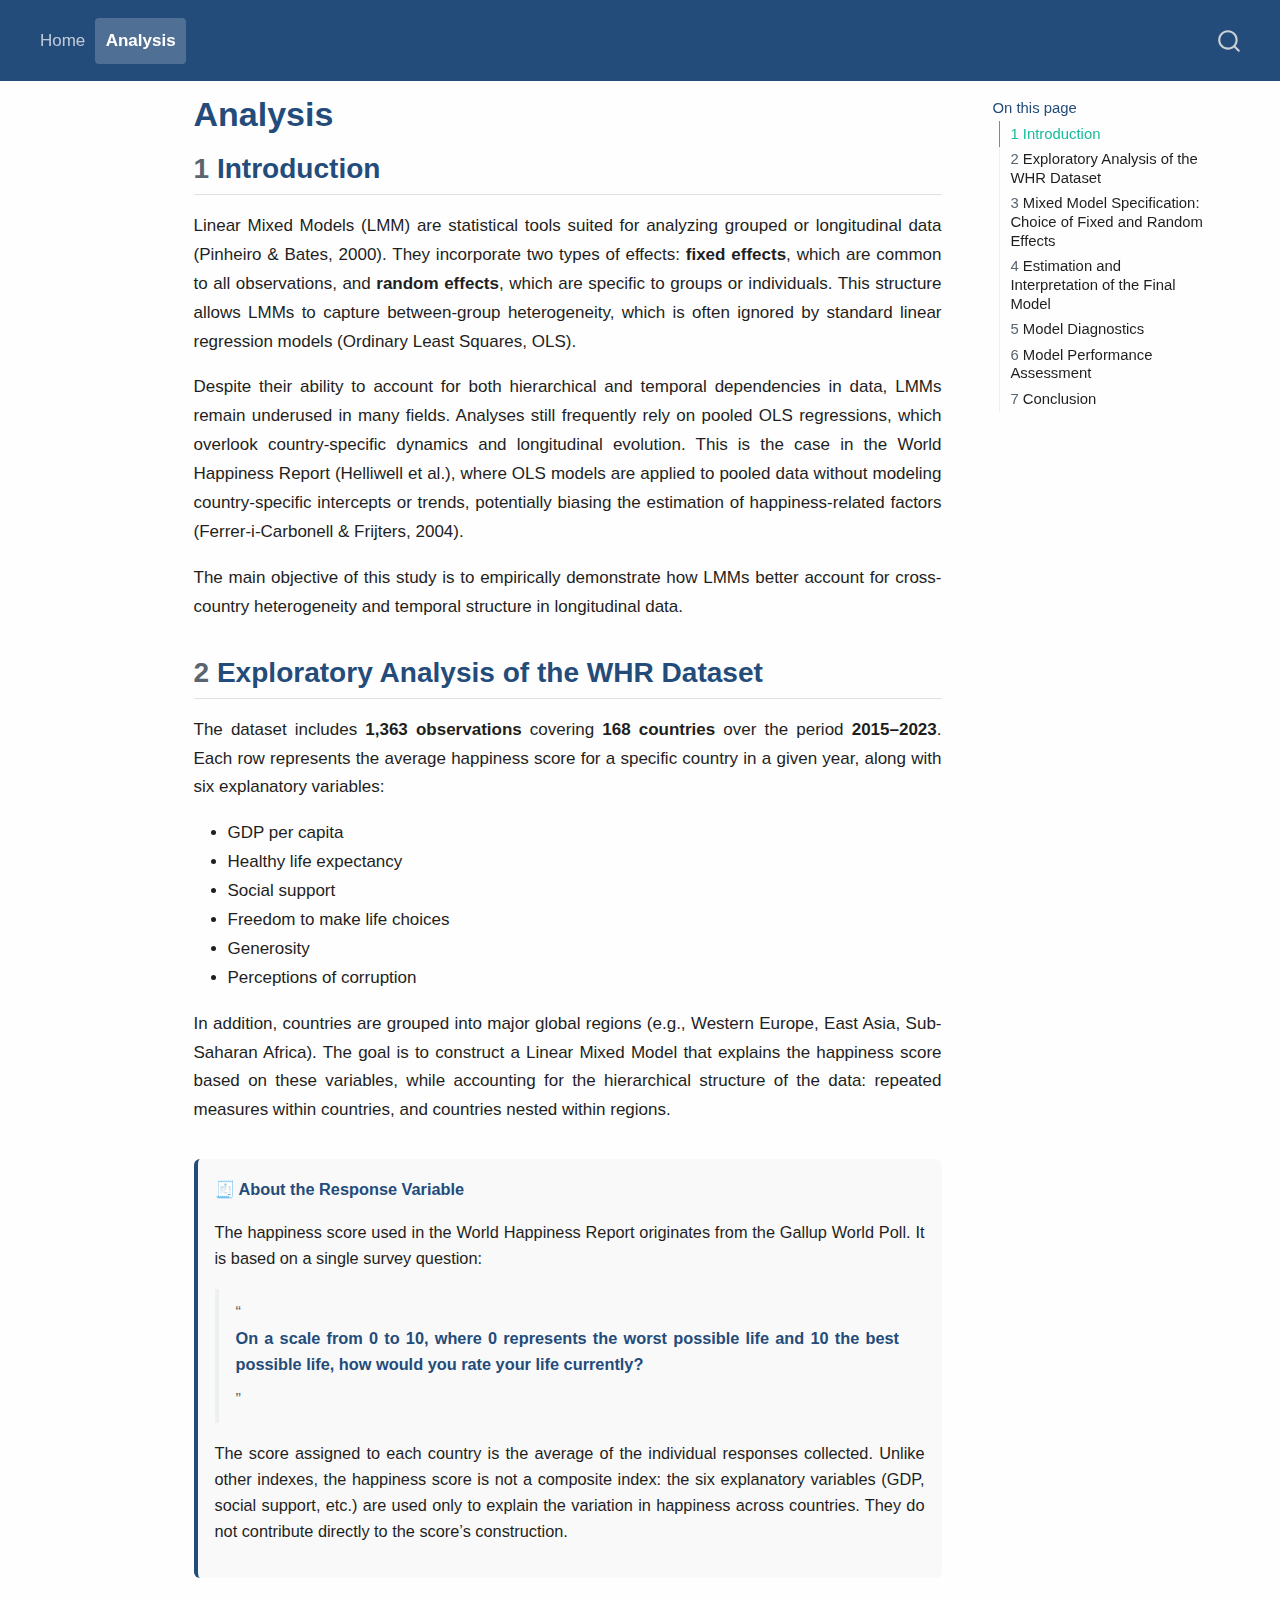
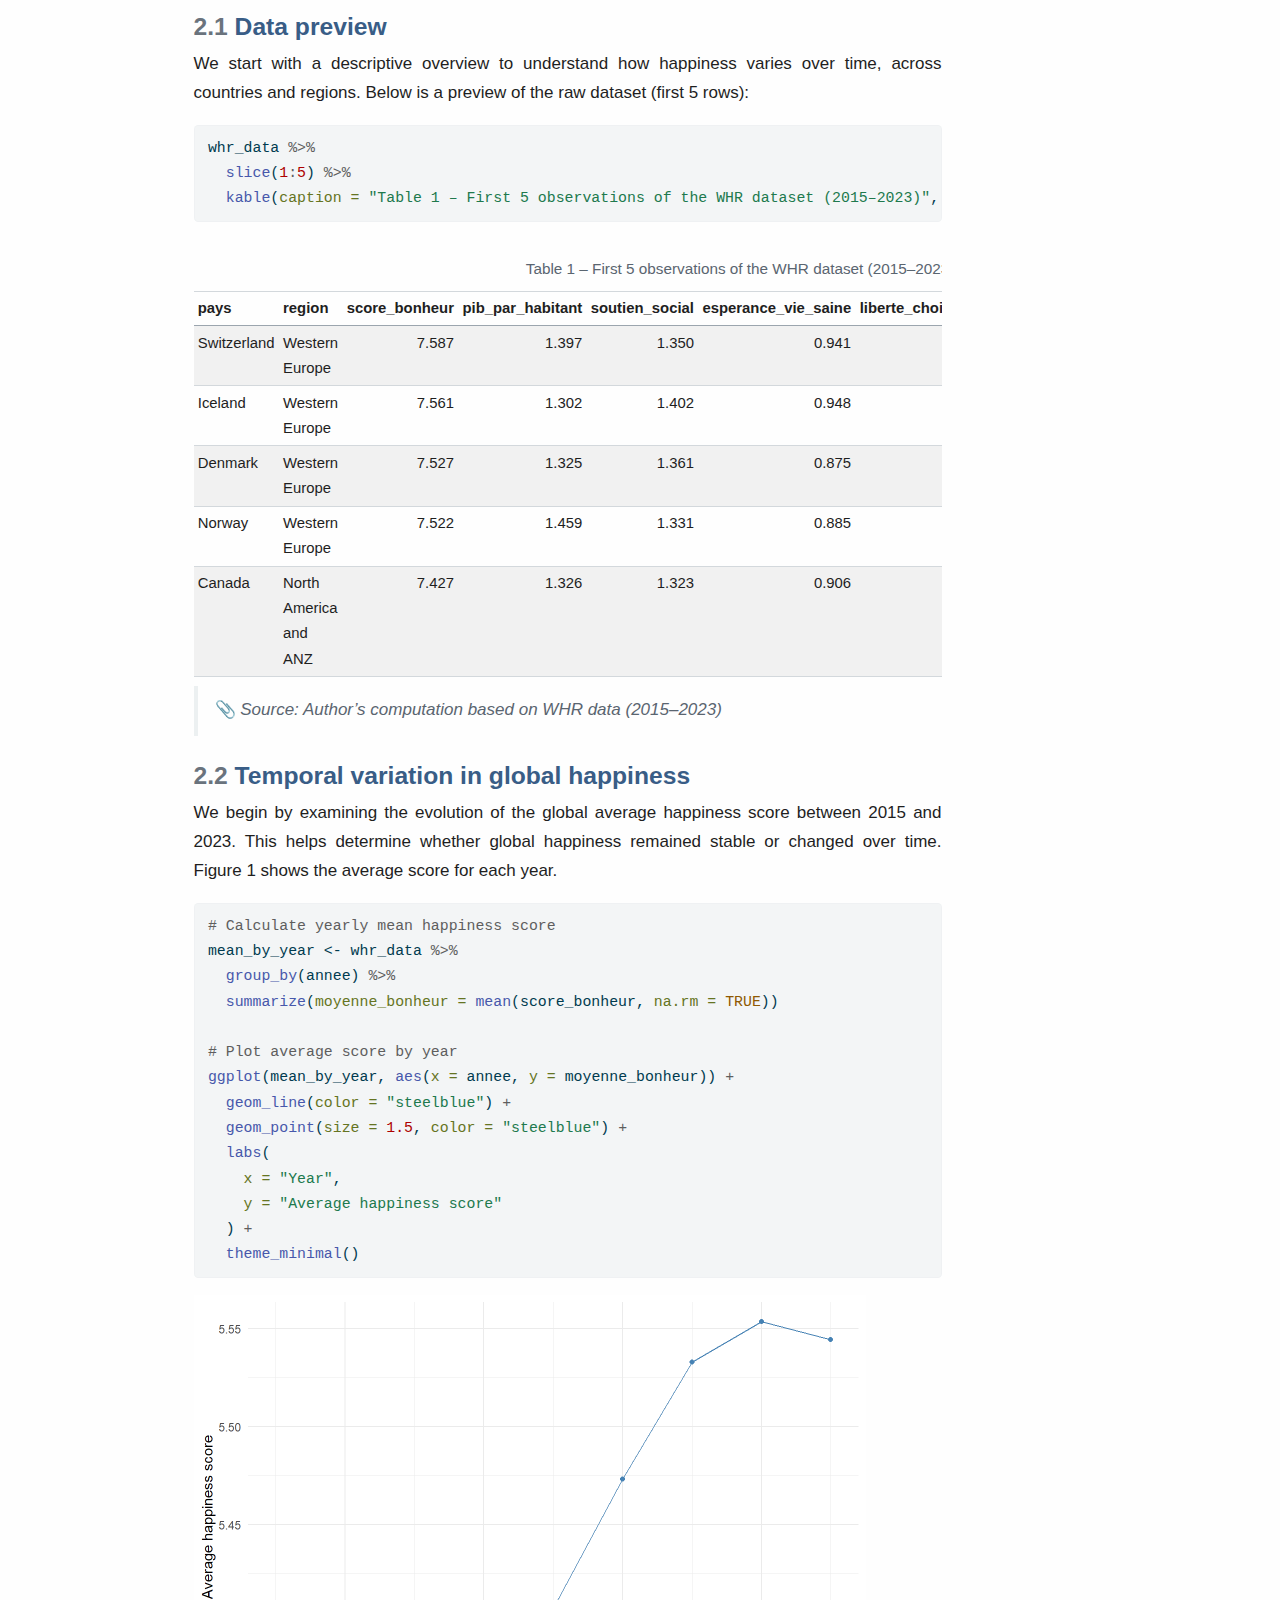
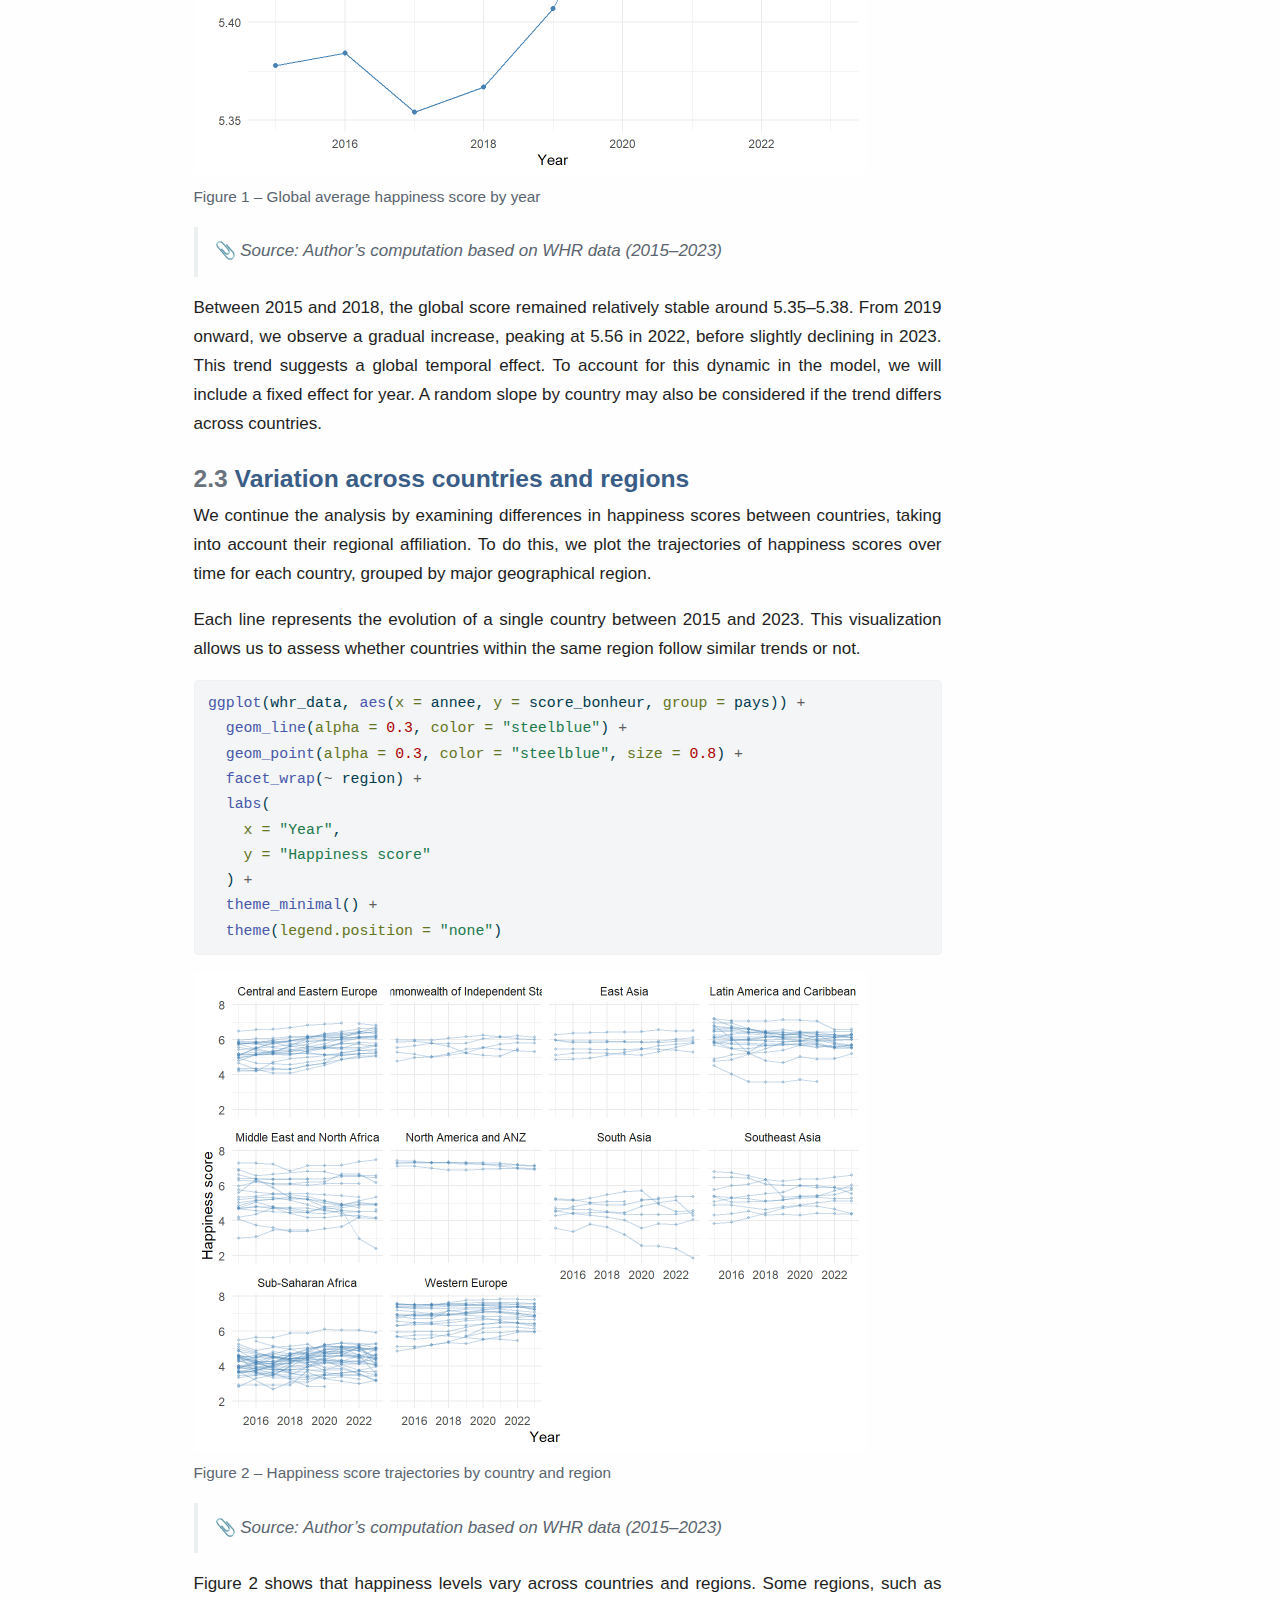
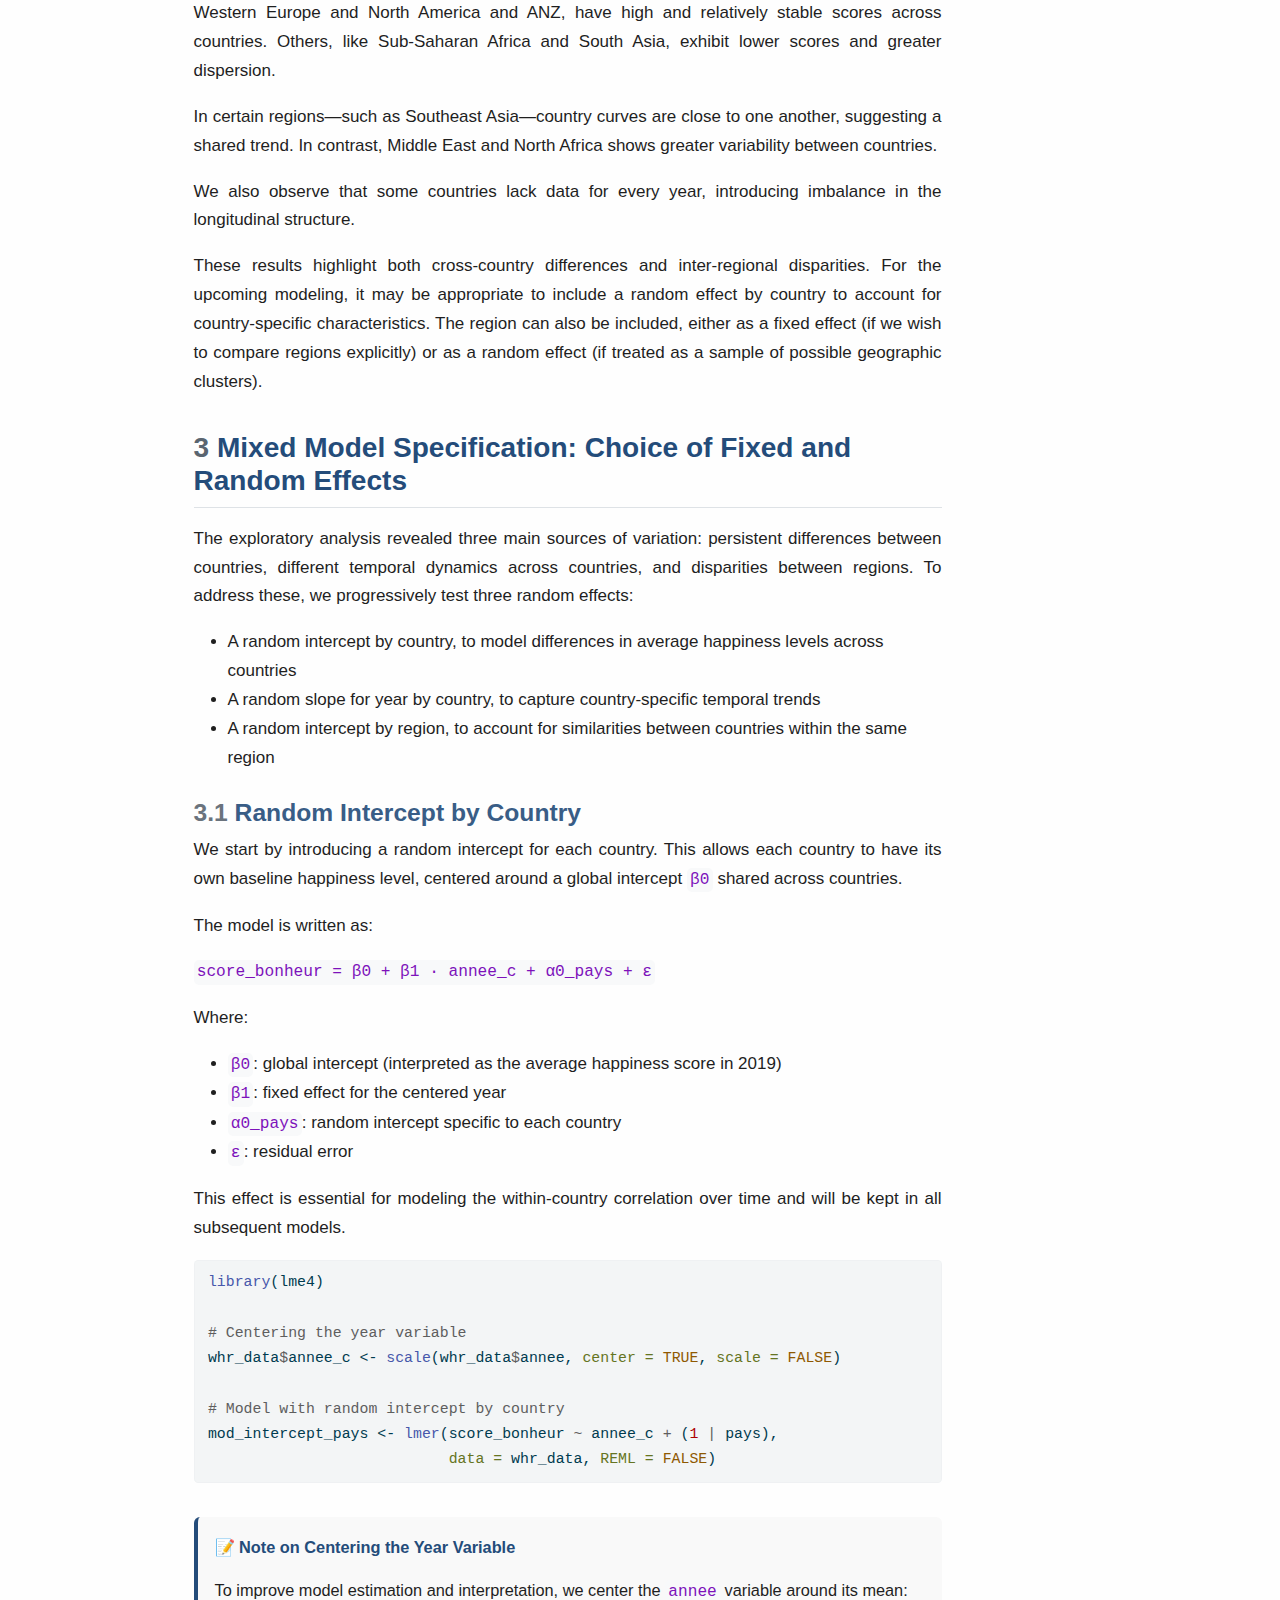
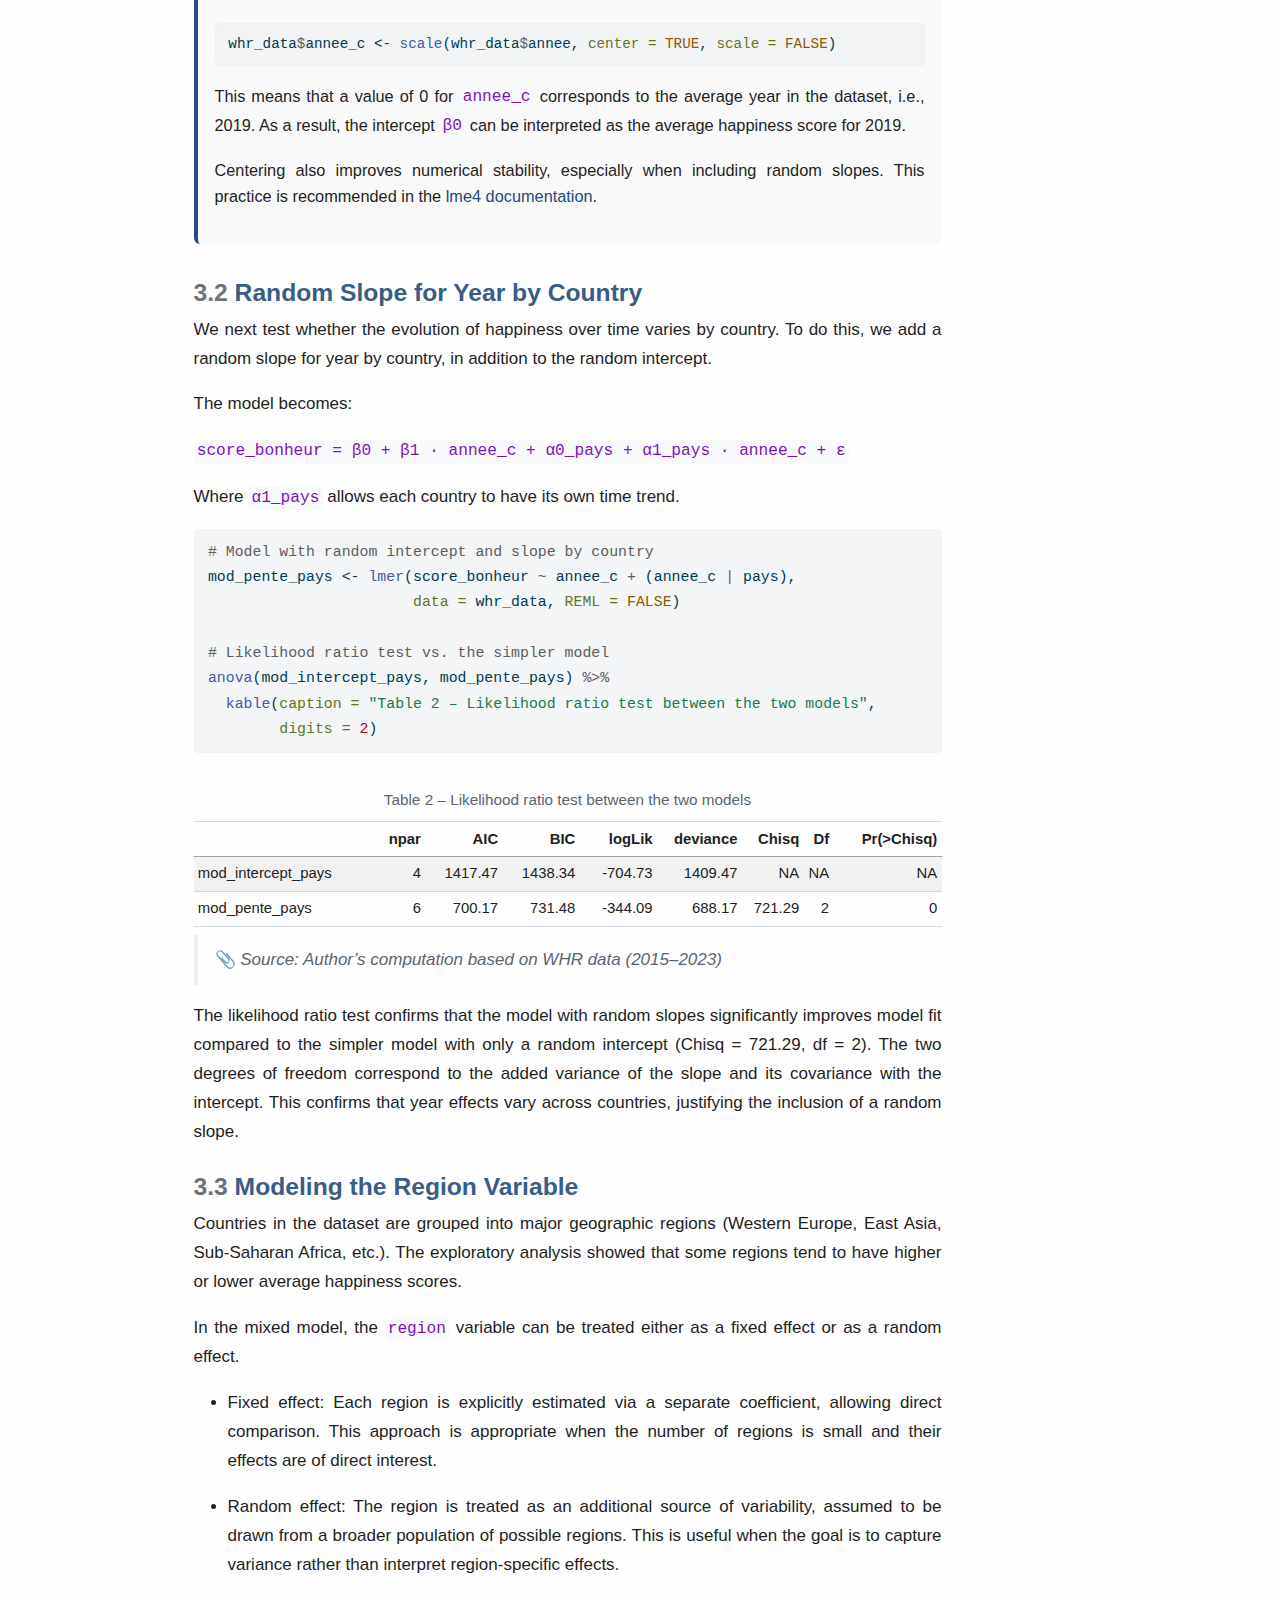
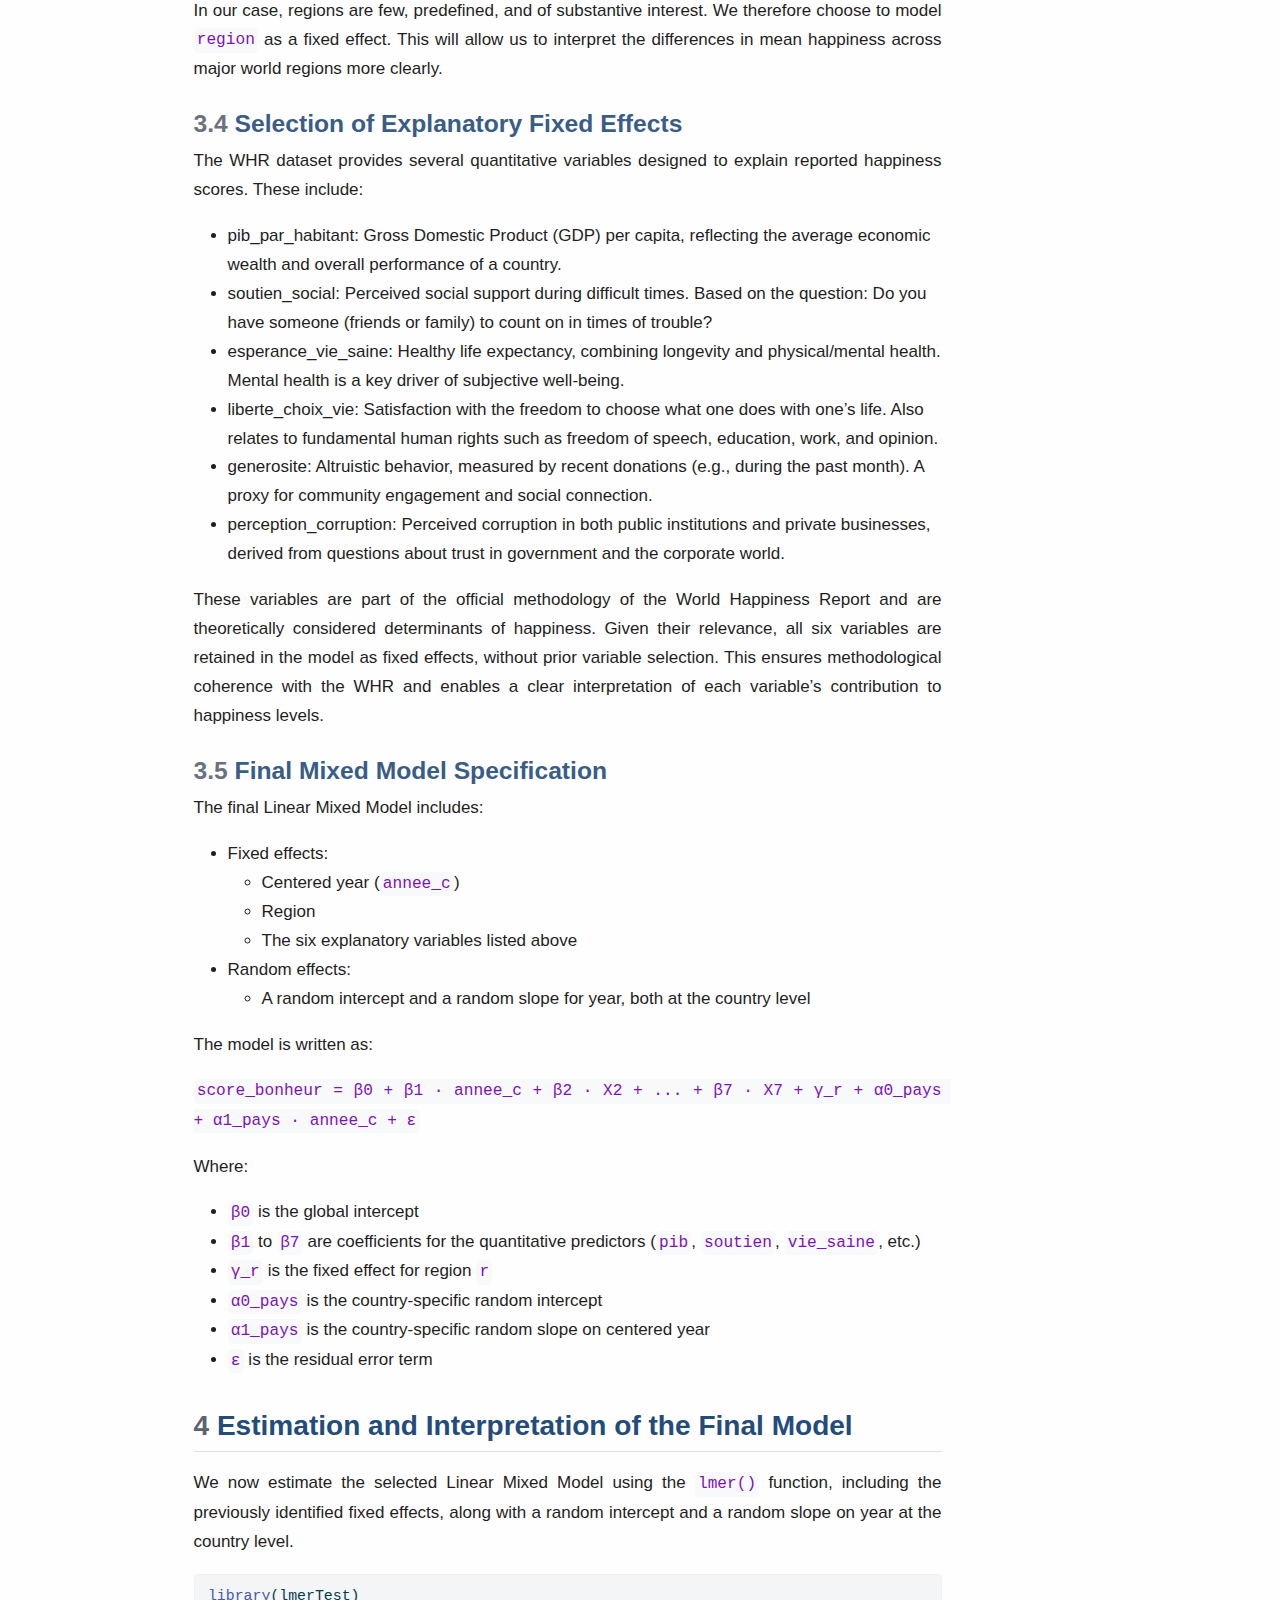
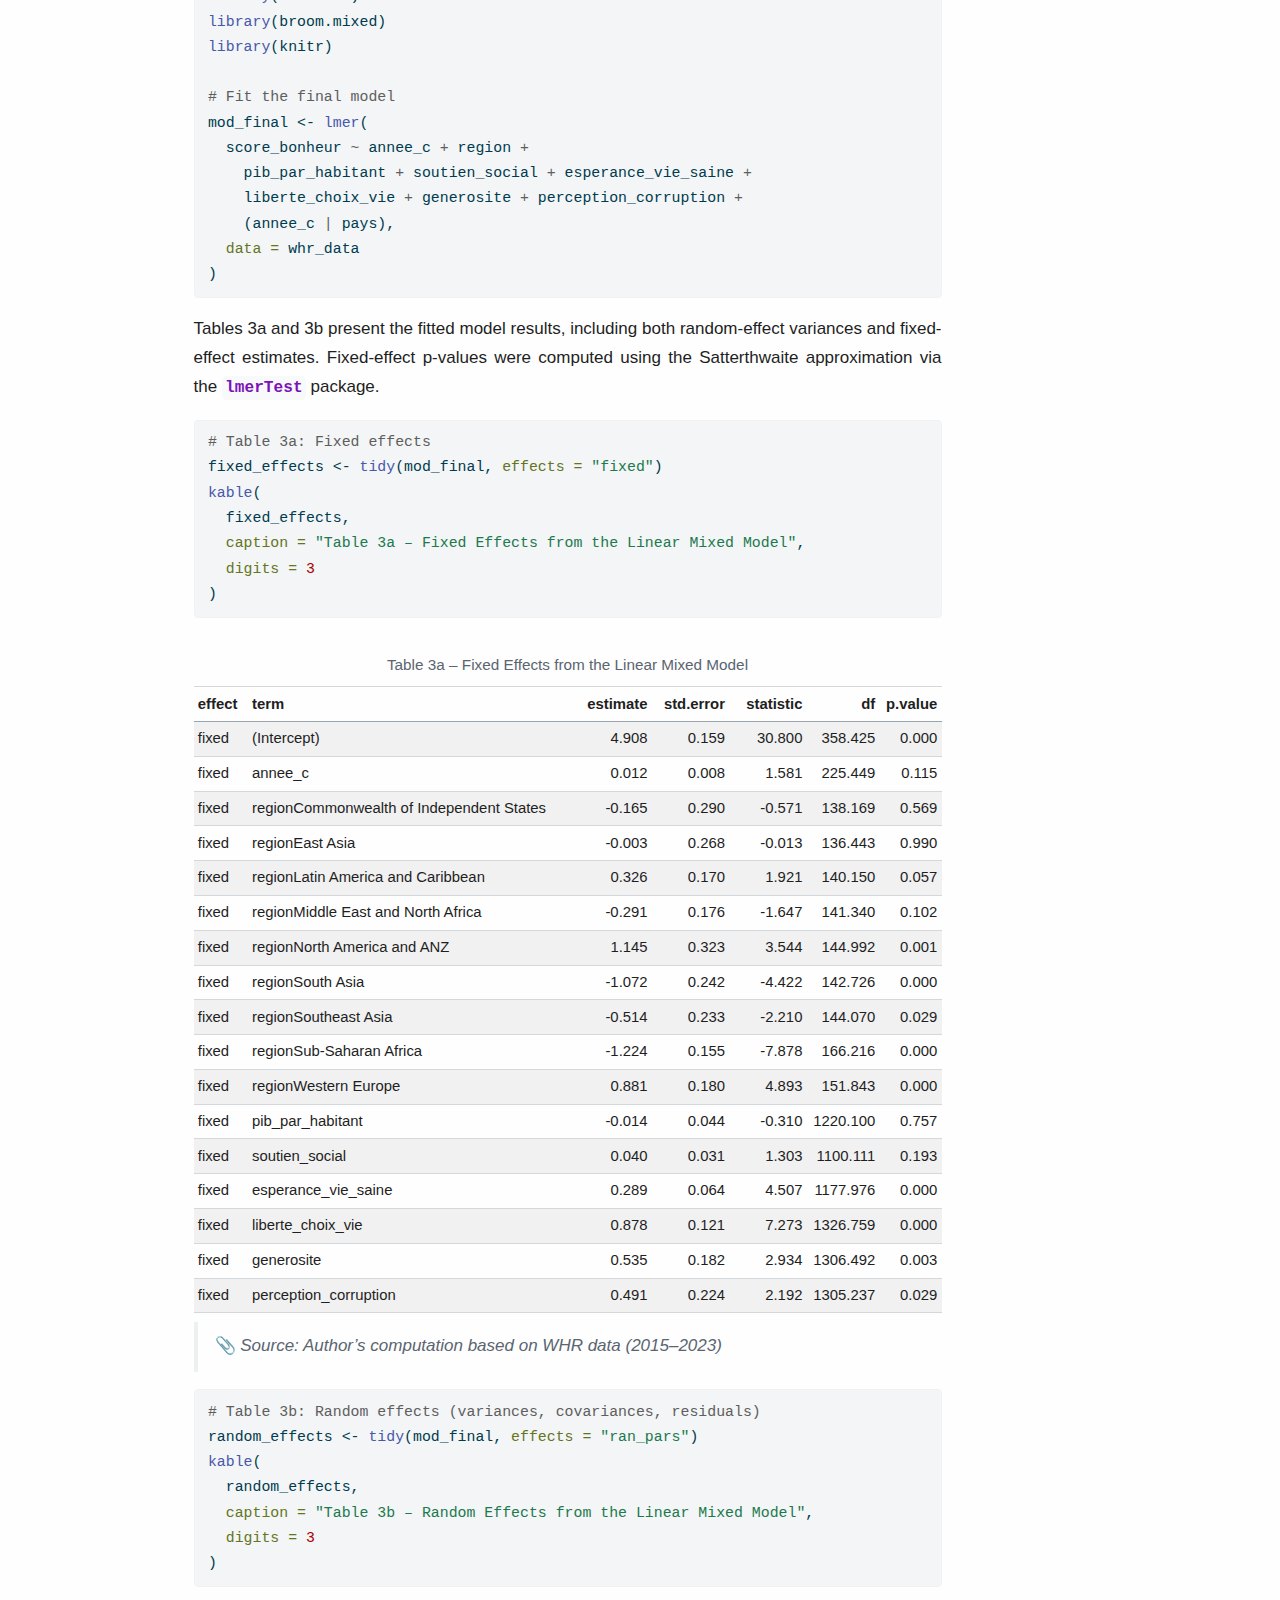
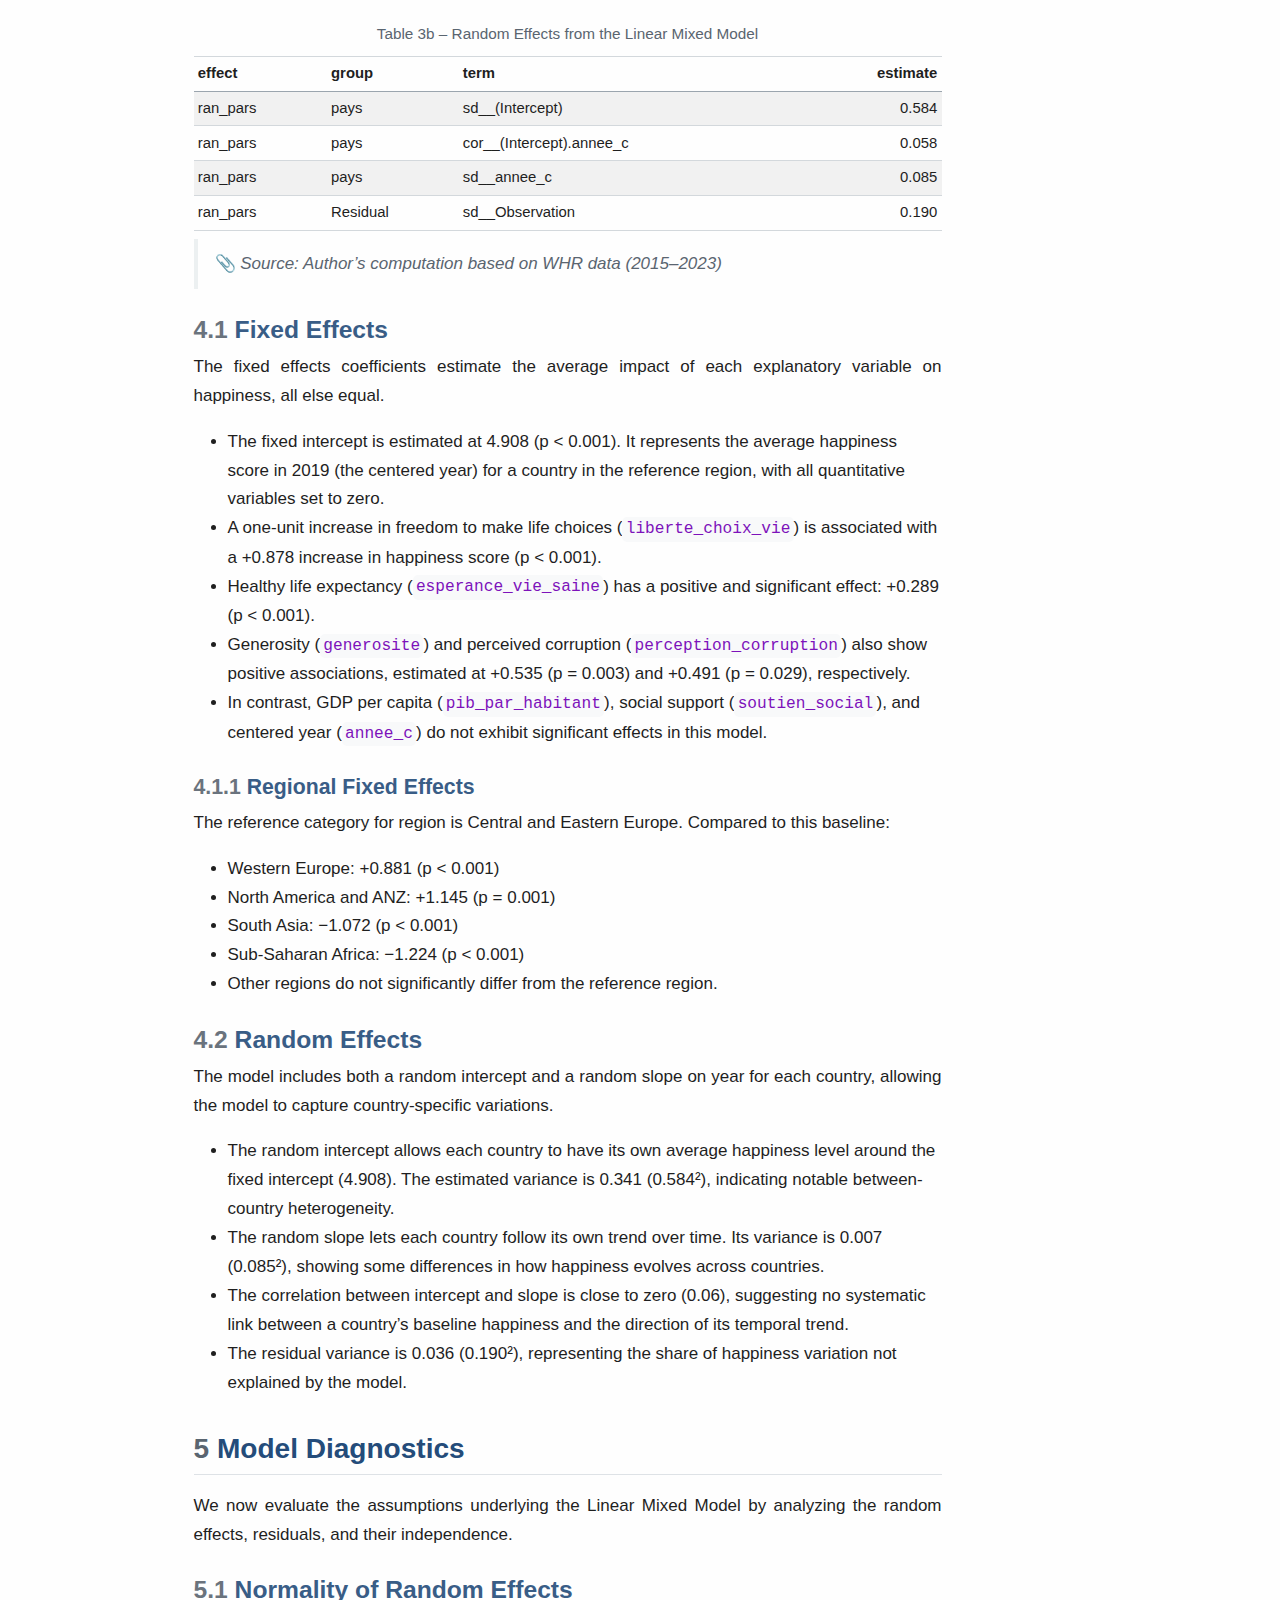
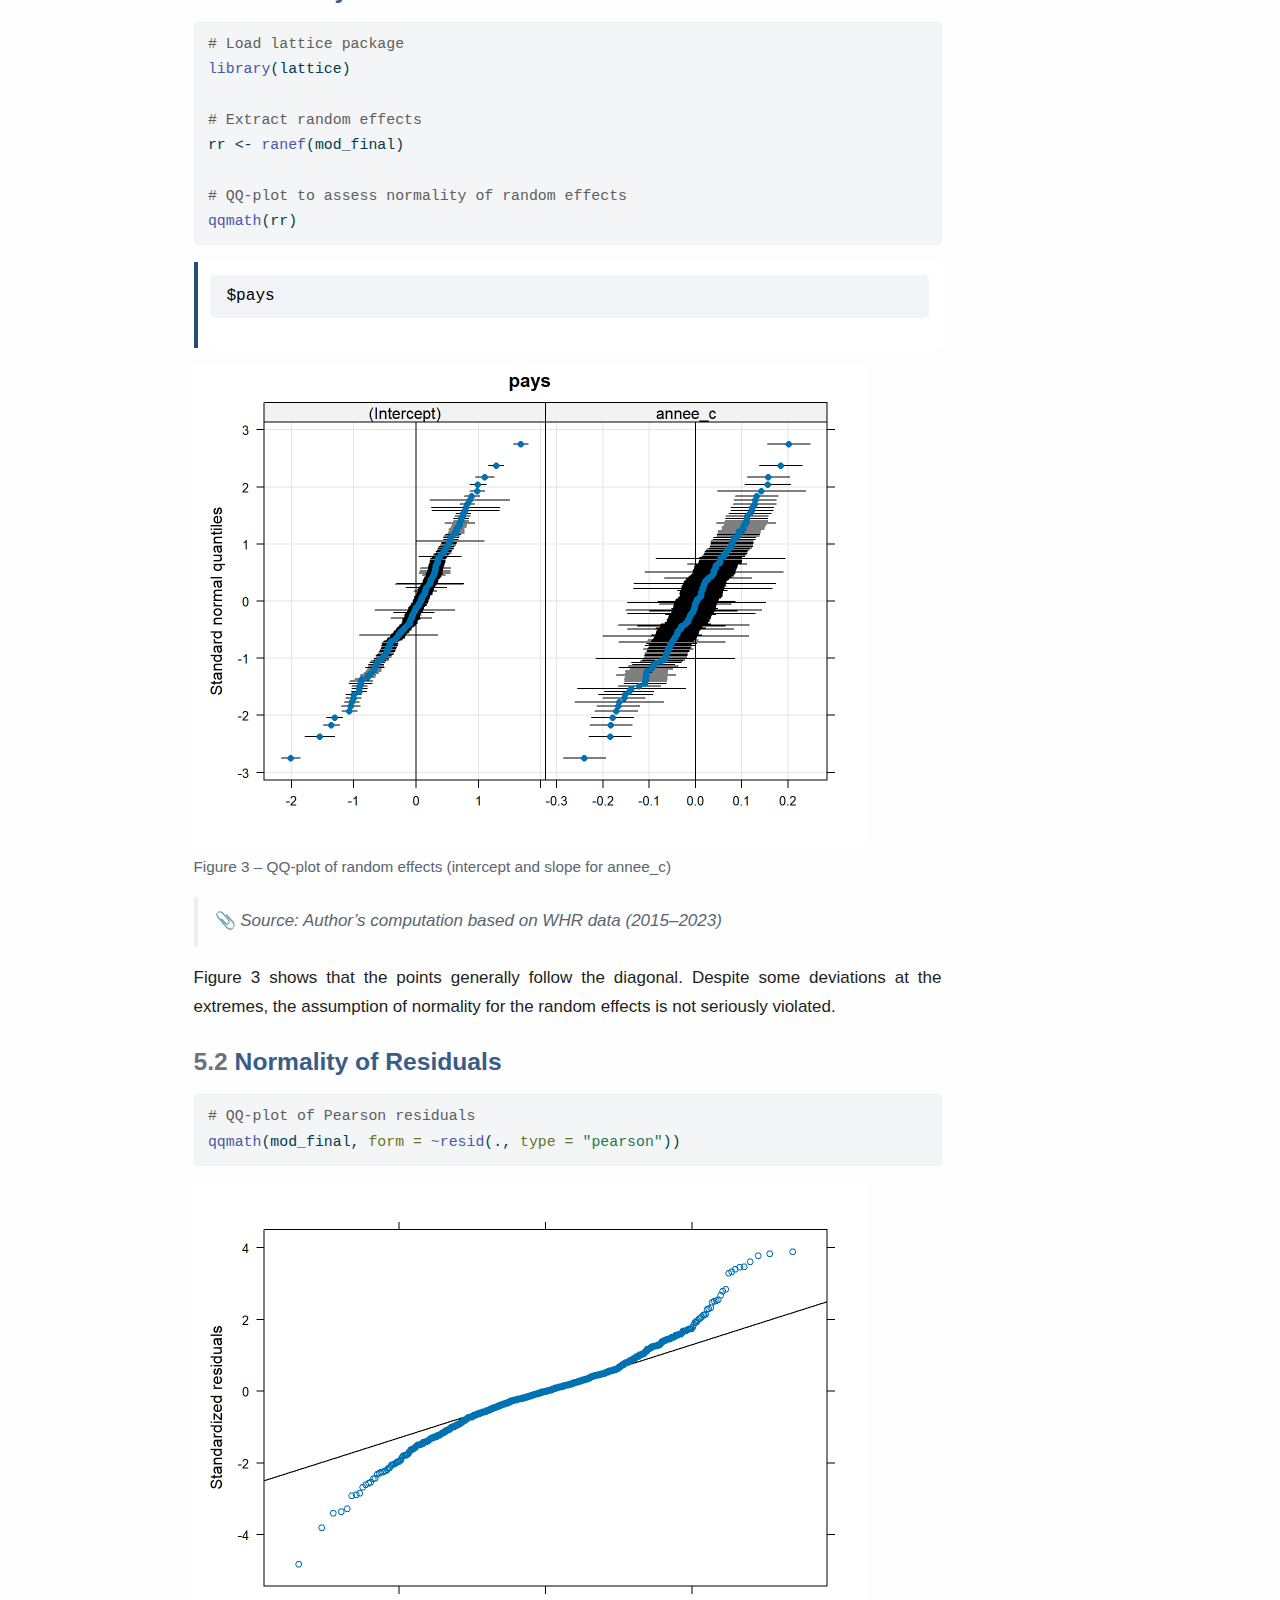
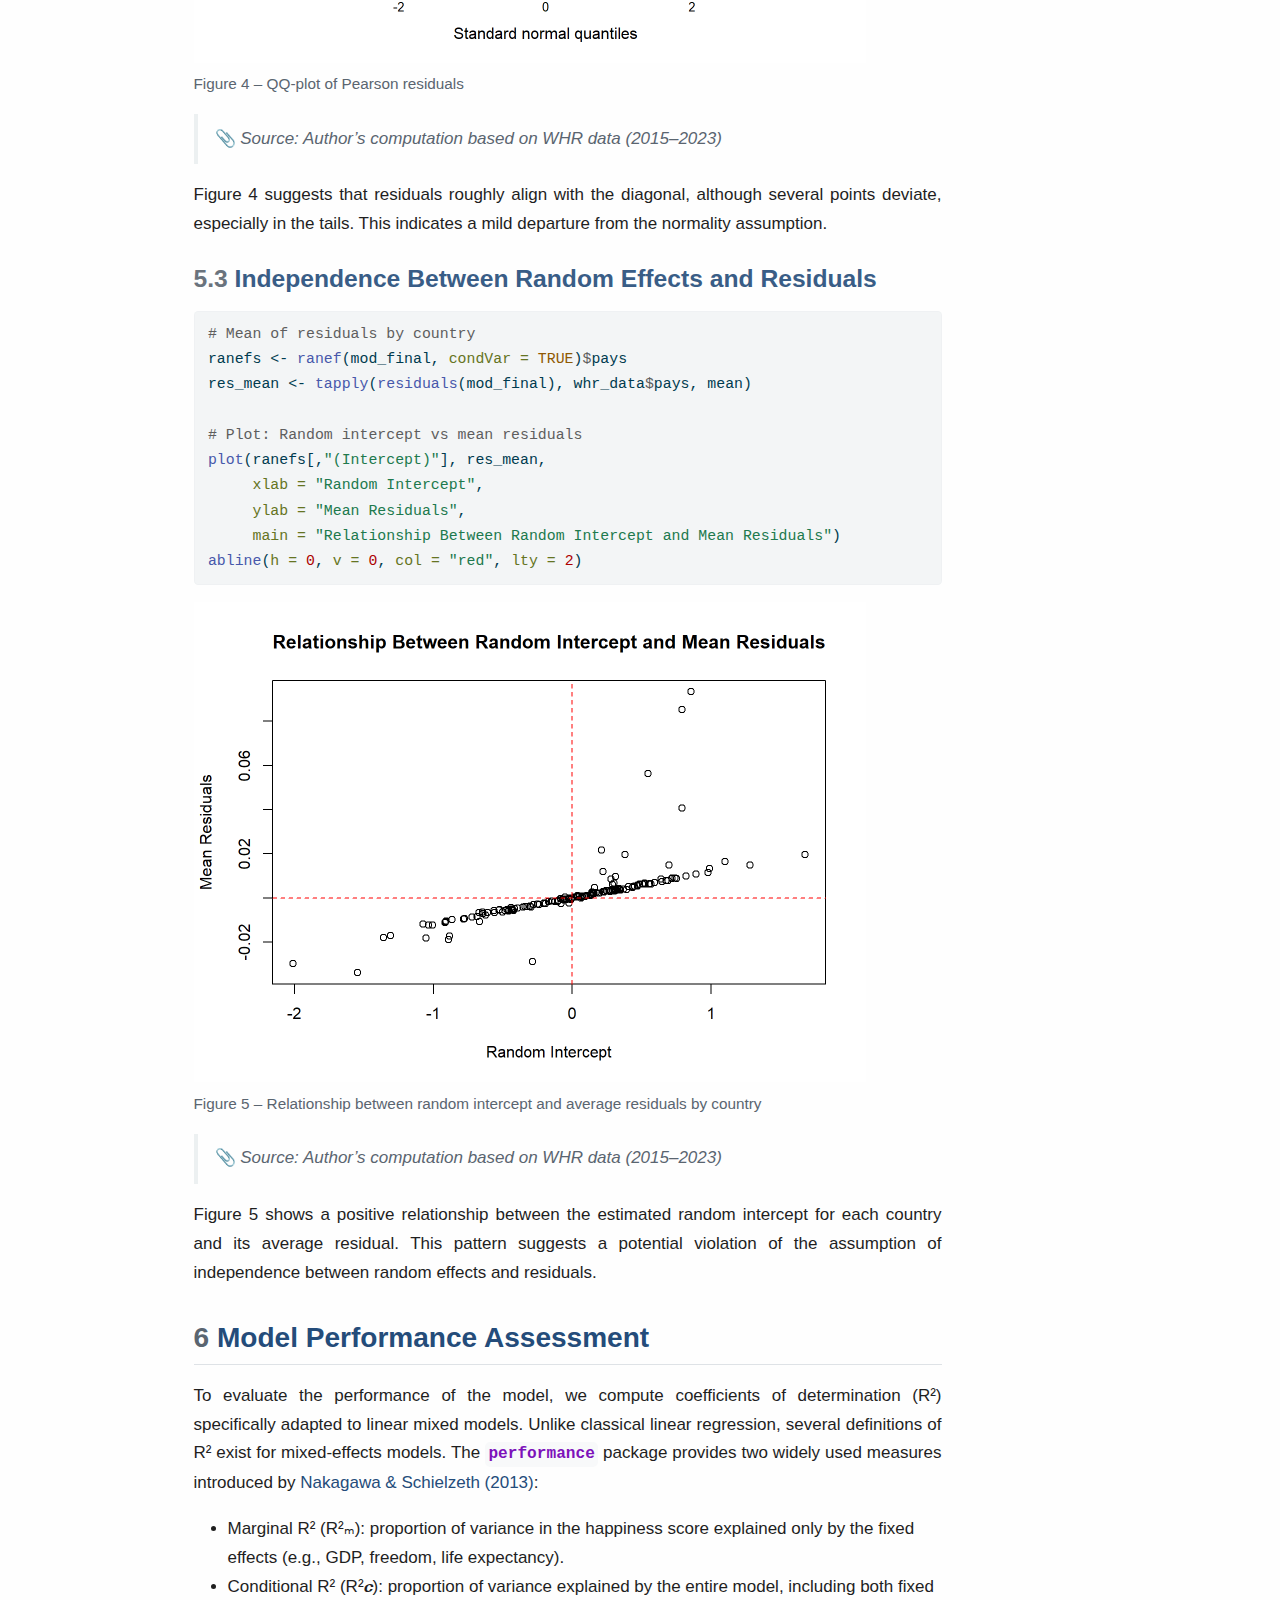
<file: docs/index.html>
<html xmlns="http://www.w3.org/1999/xhtml">    
  <head>      
    <title>Redirect to analysis.html</title>      
    <meta http-equiv="refresh" content="0;URL='analysis.html'" />    
  </head>    
  <body> 
  </body>  
</html>
</file>
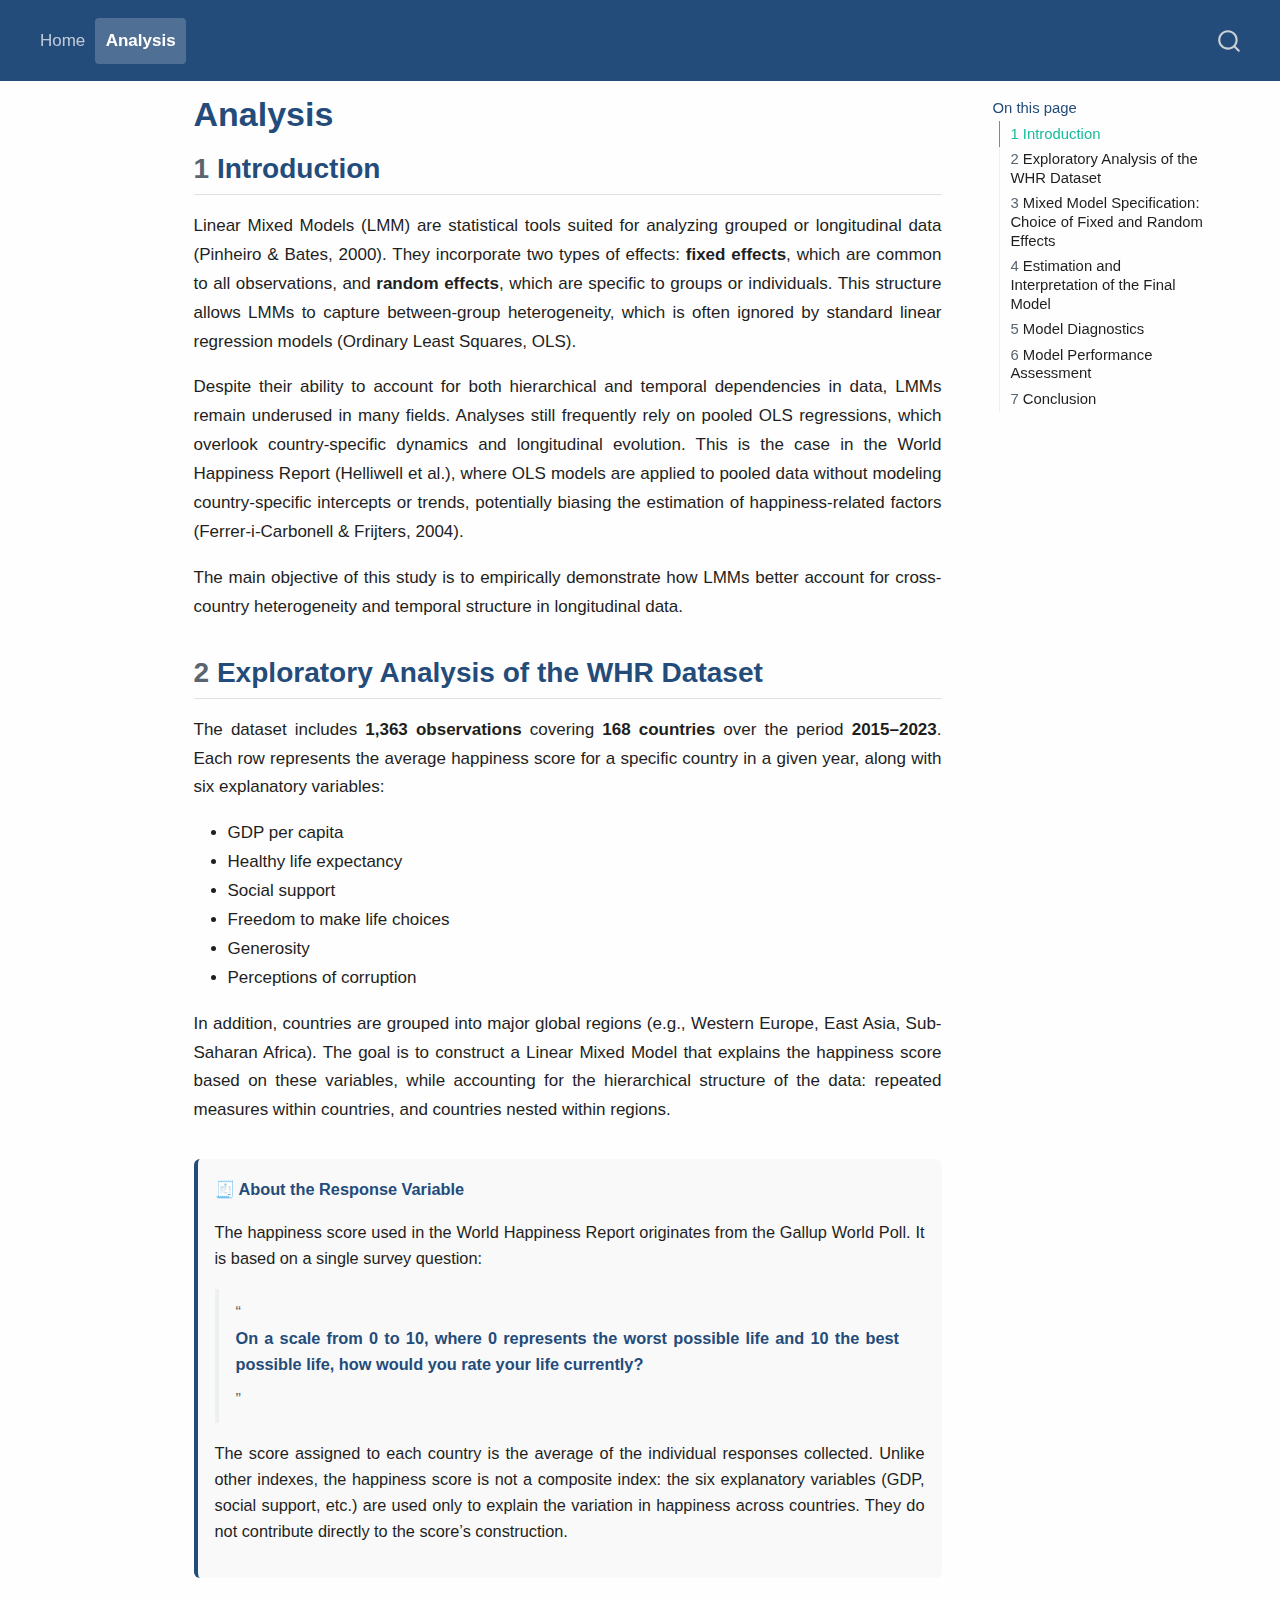
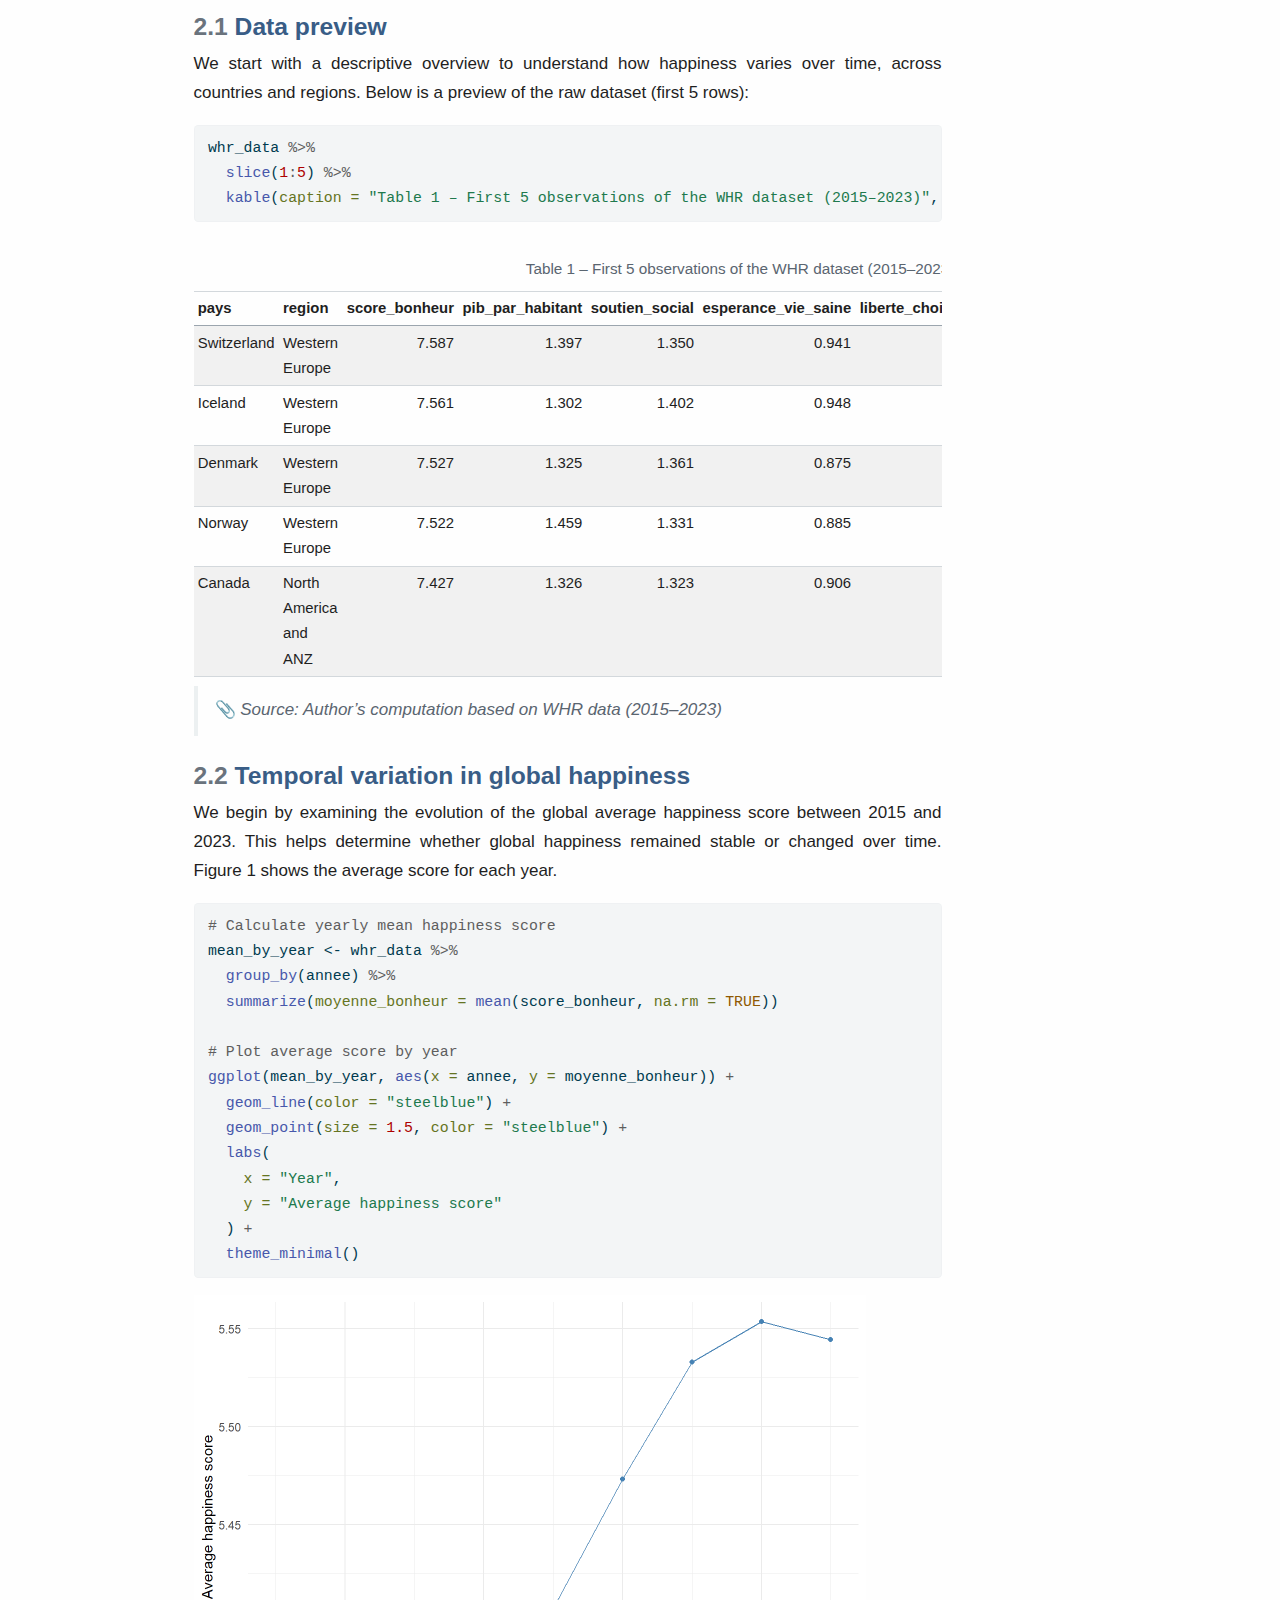
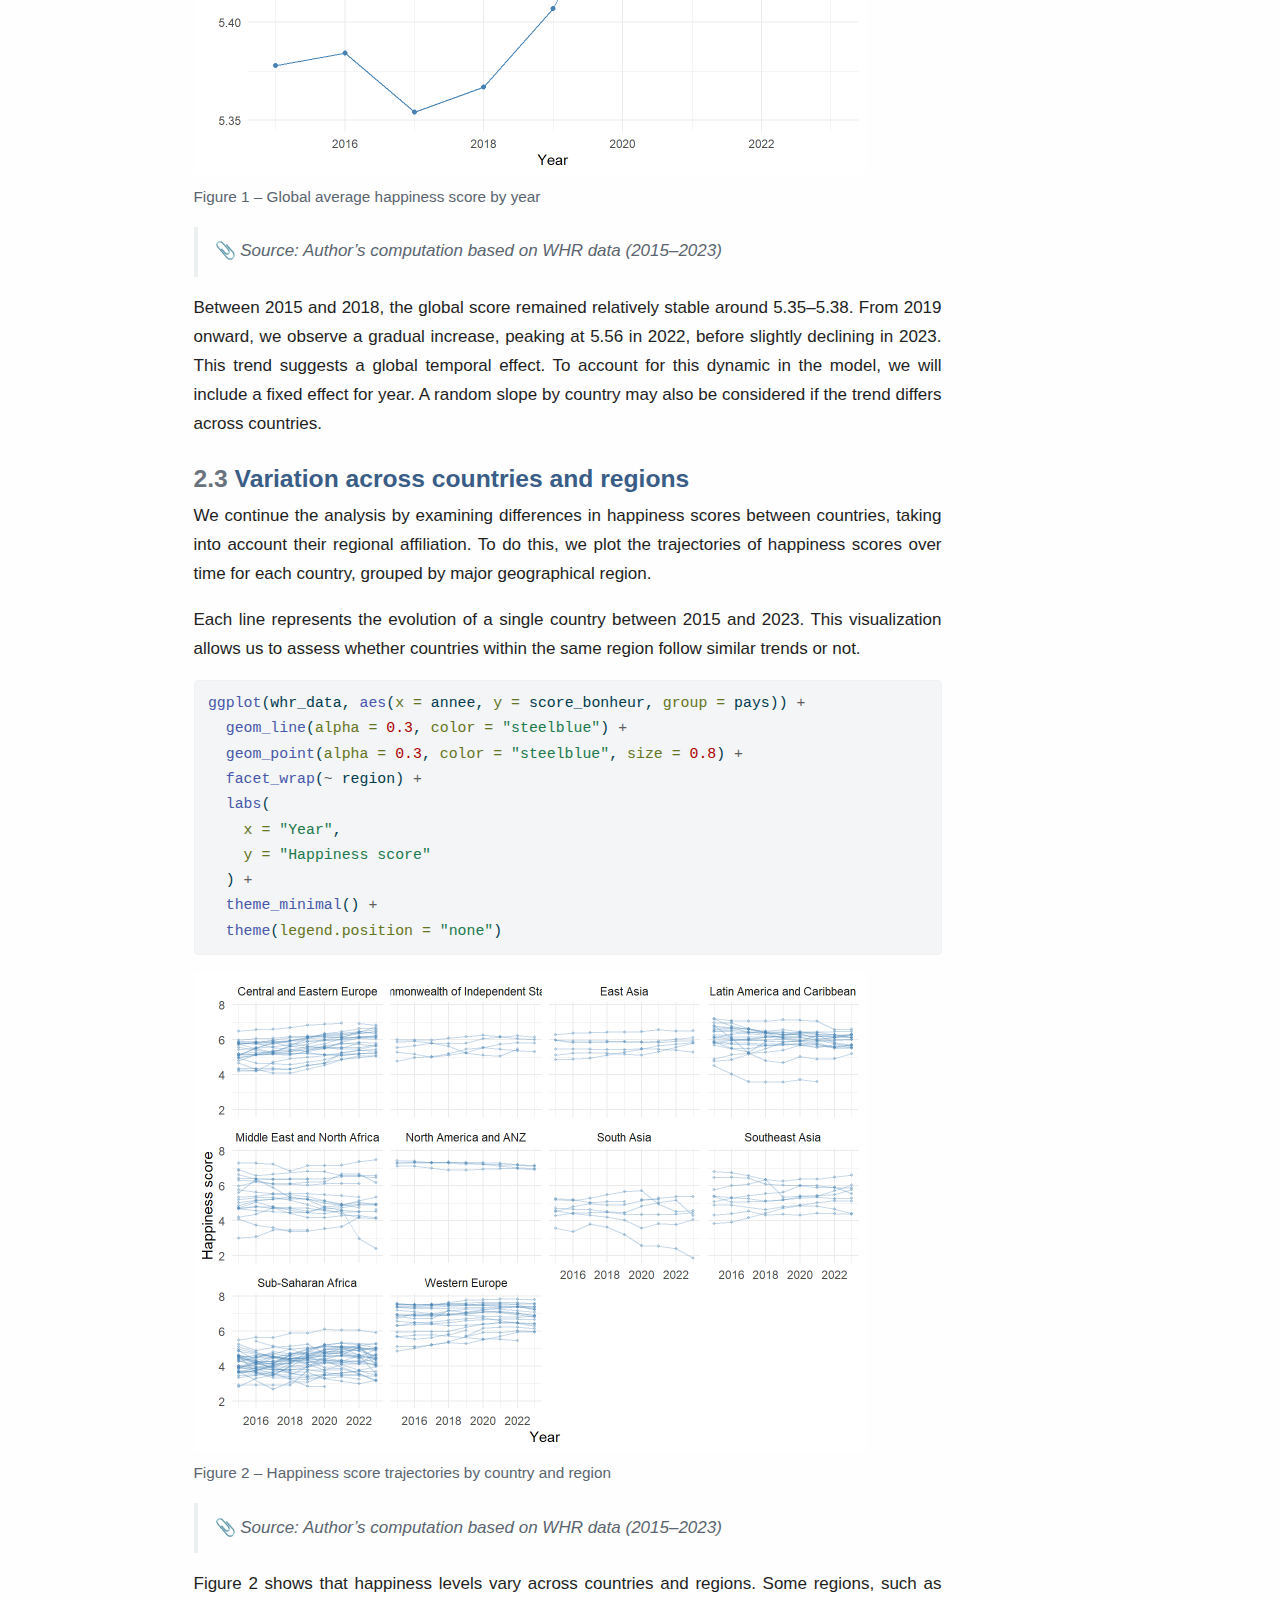
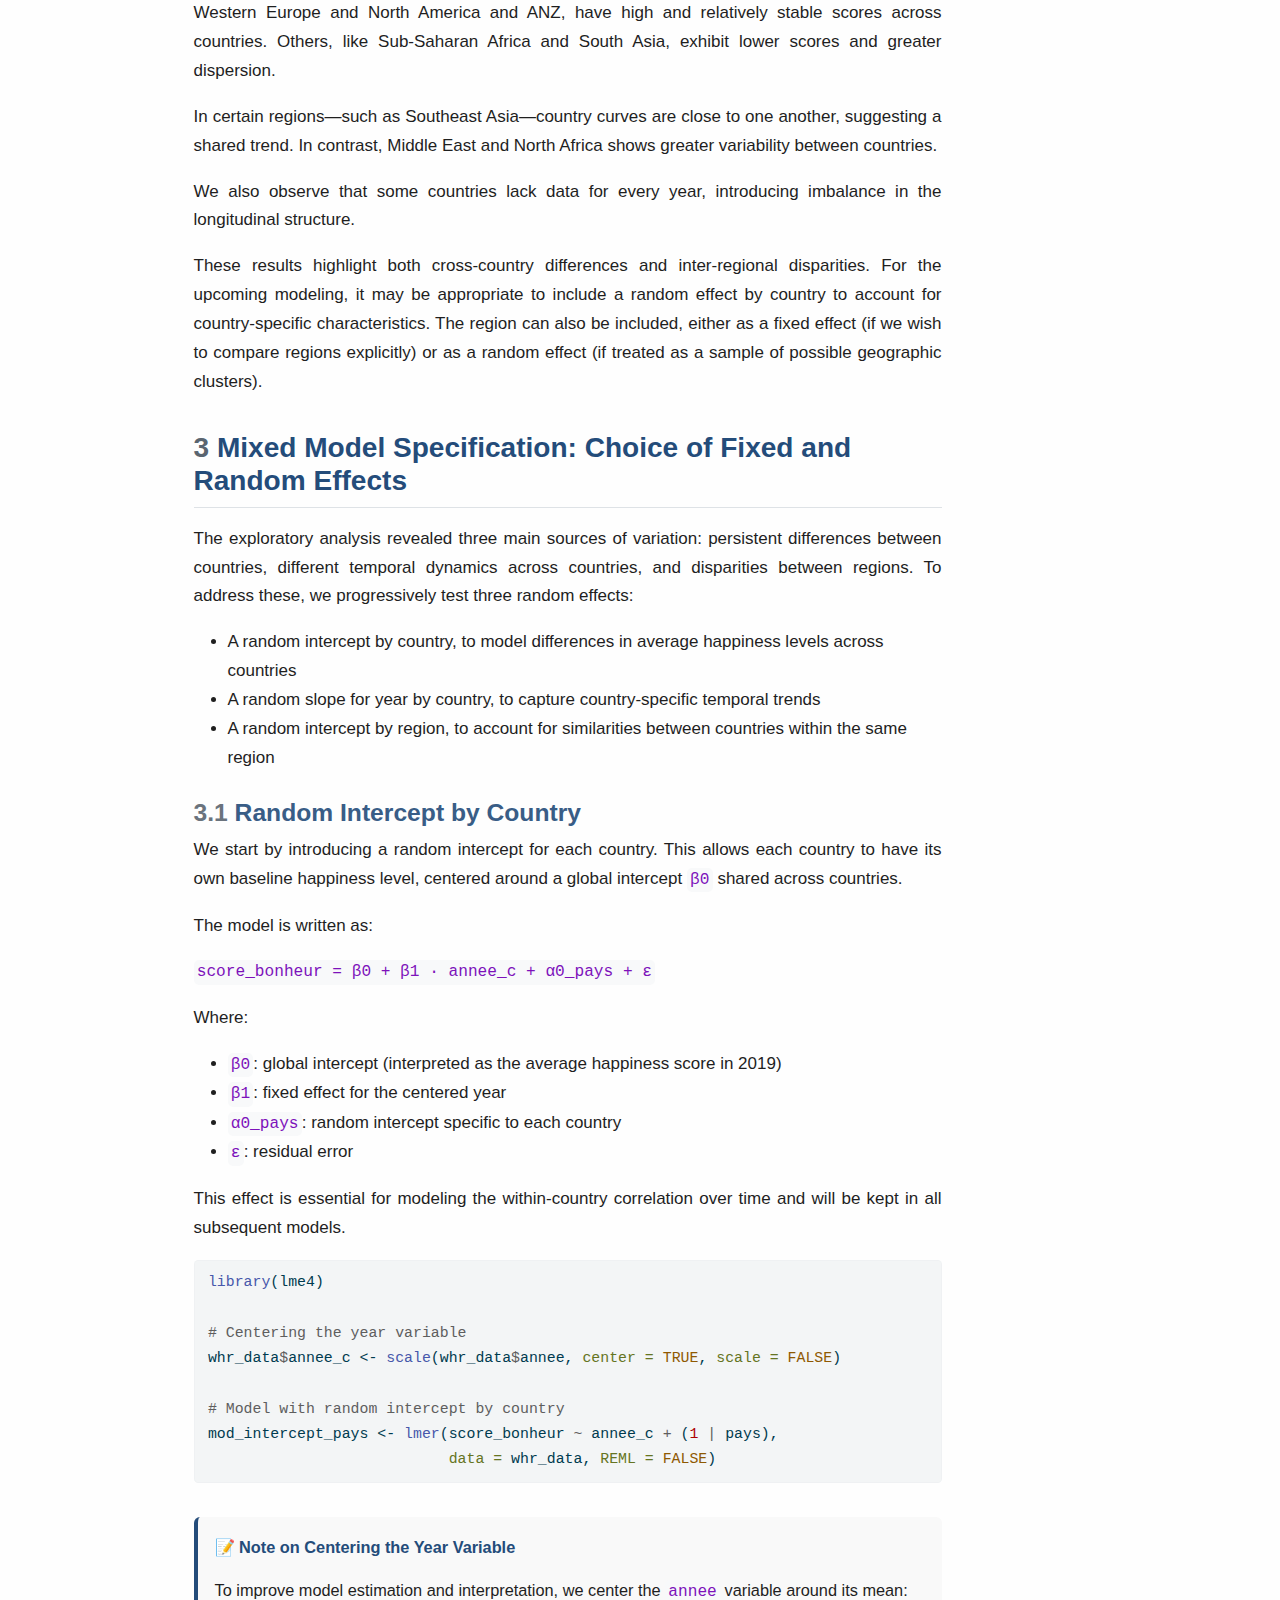
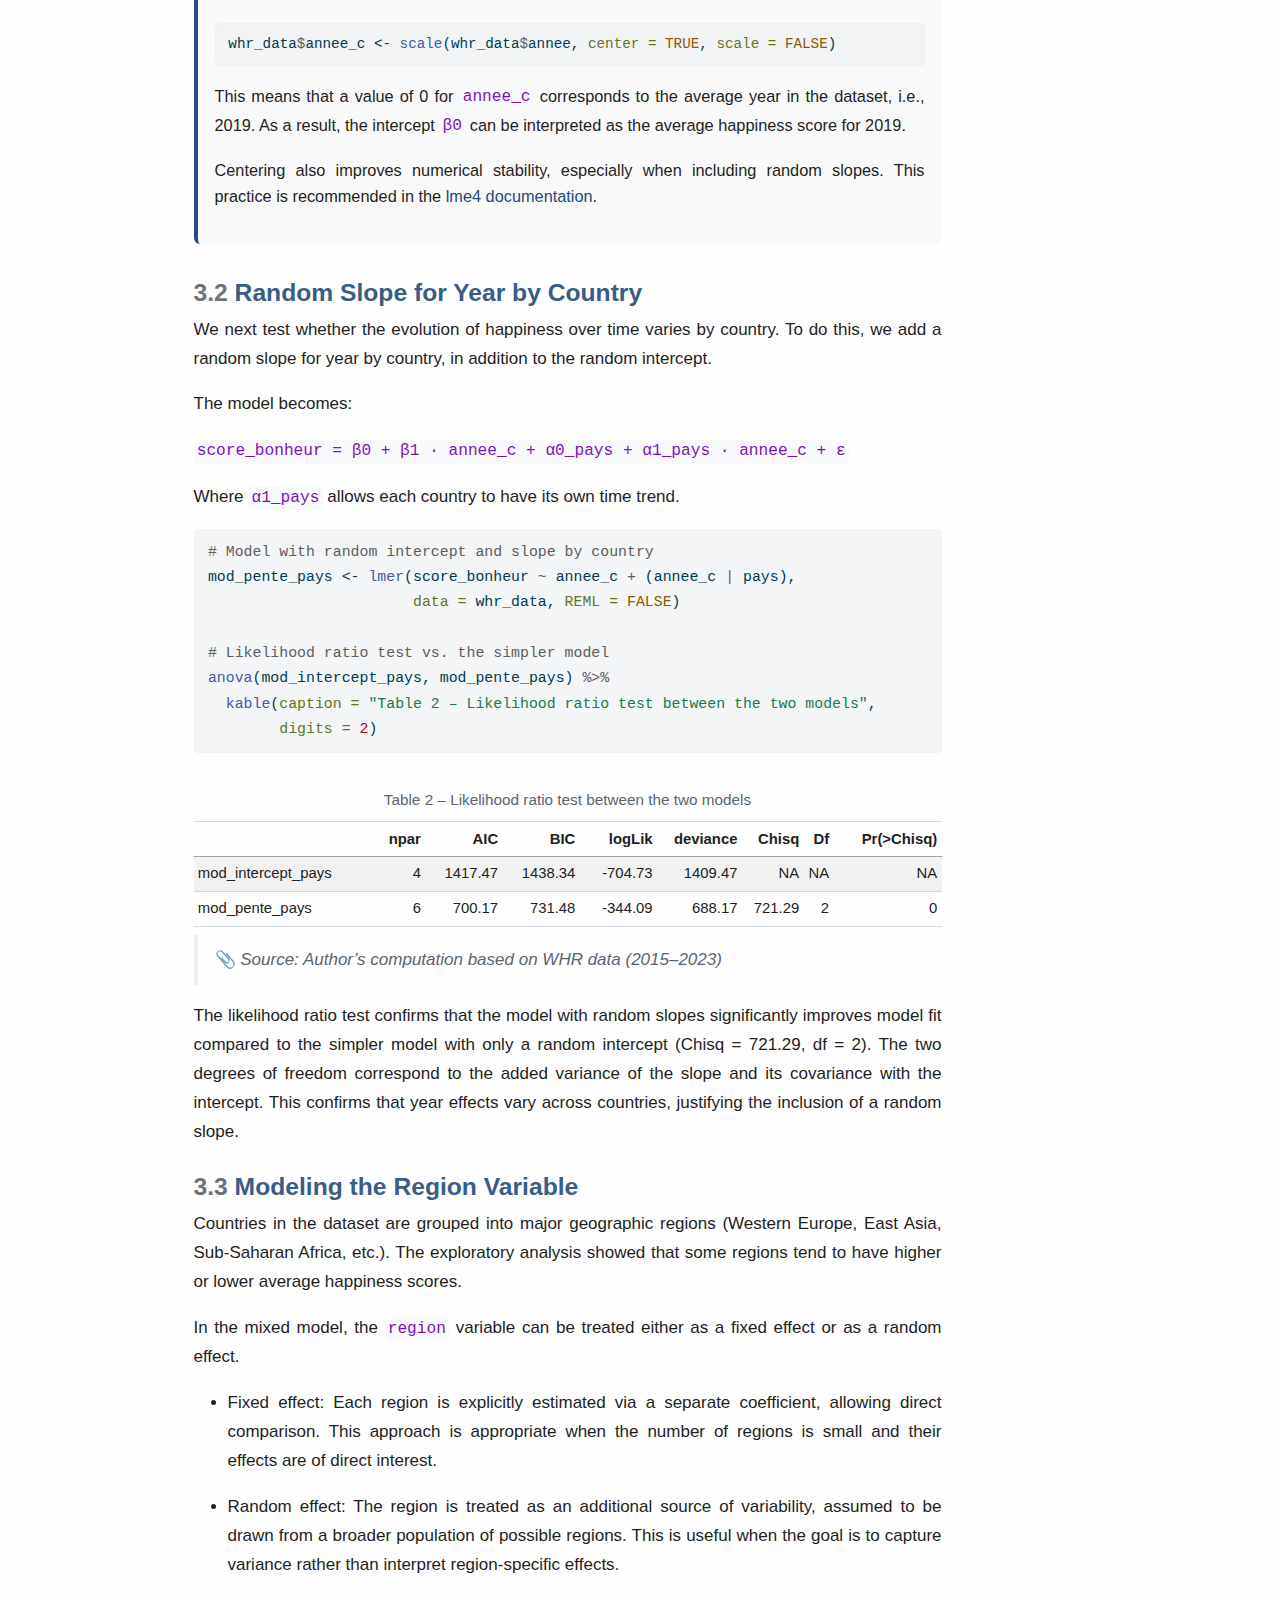
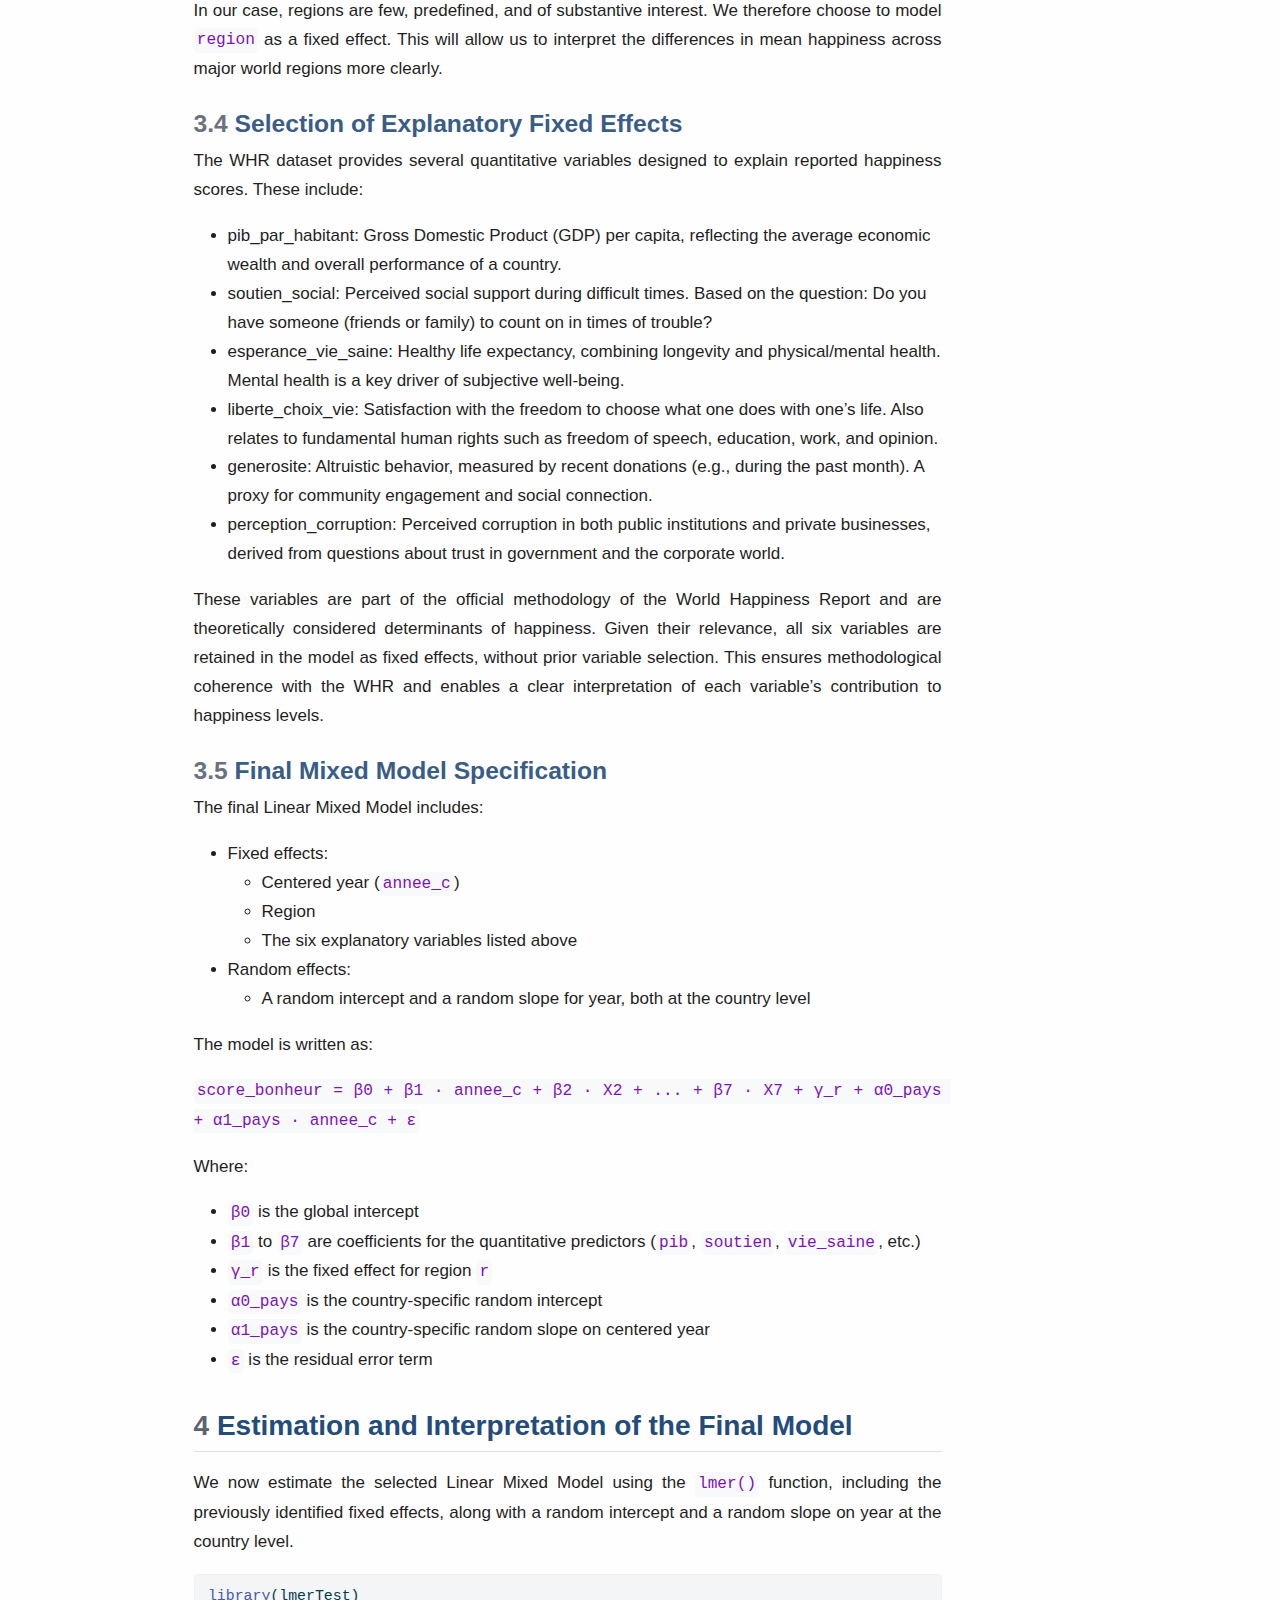
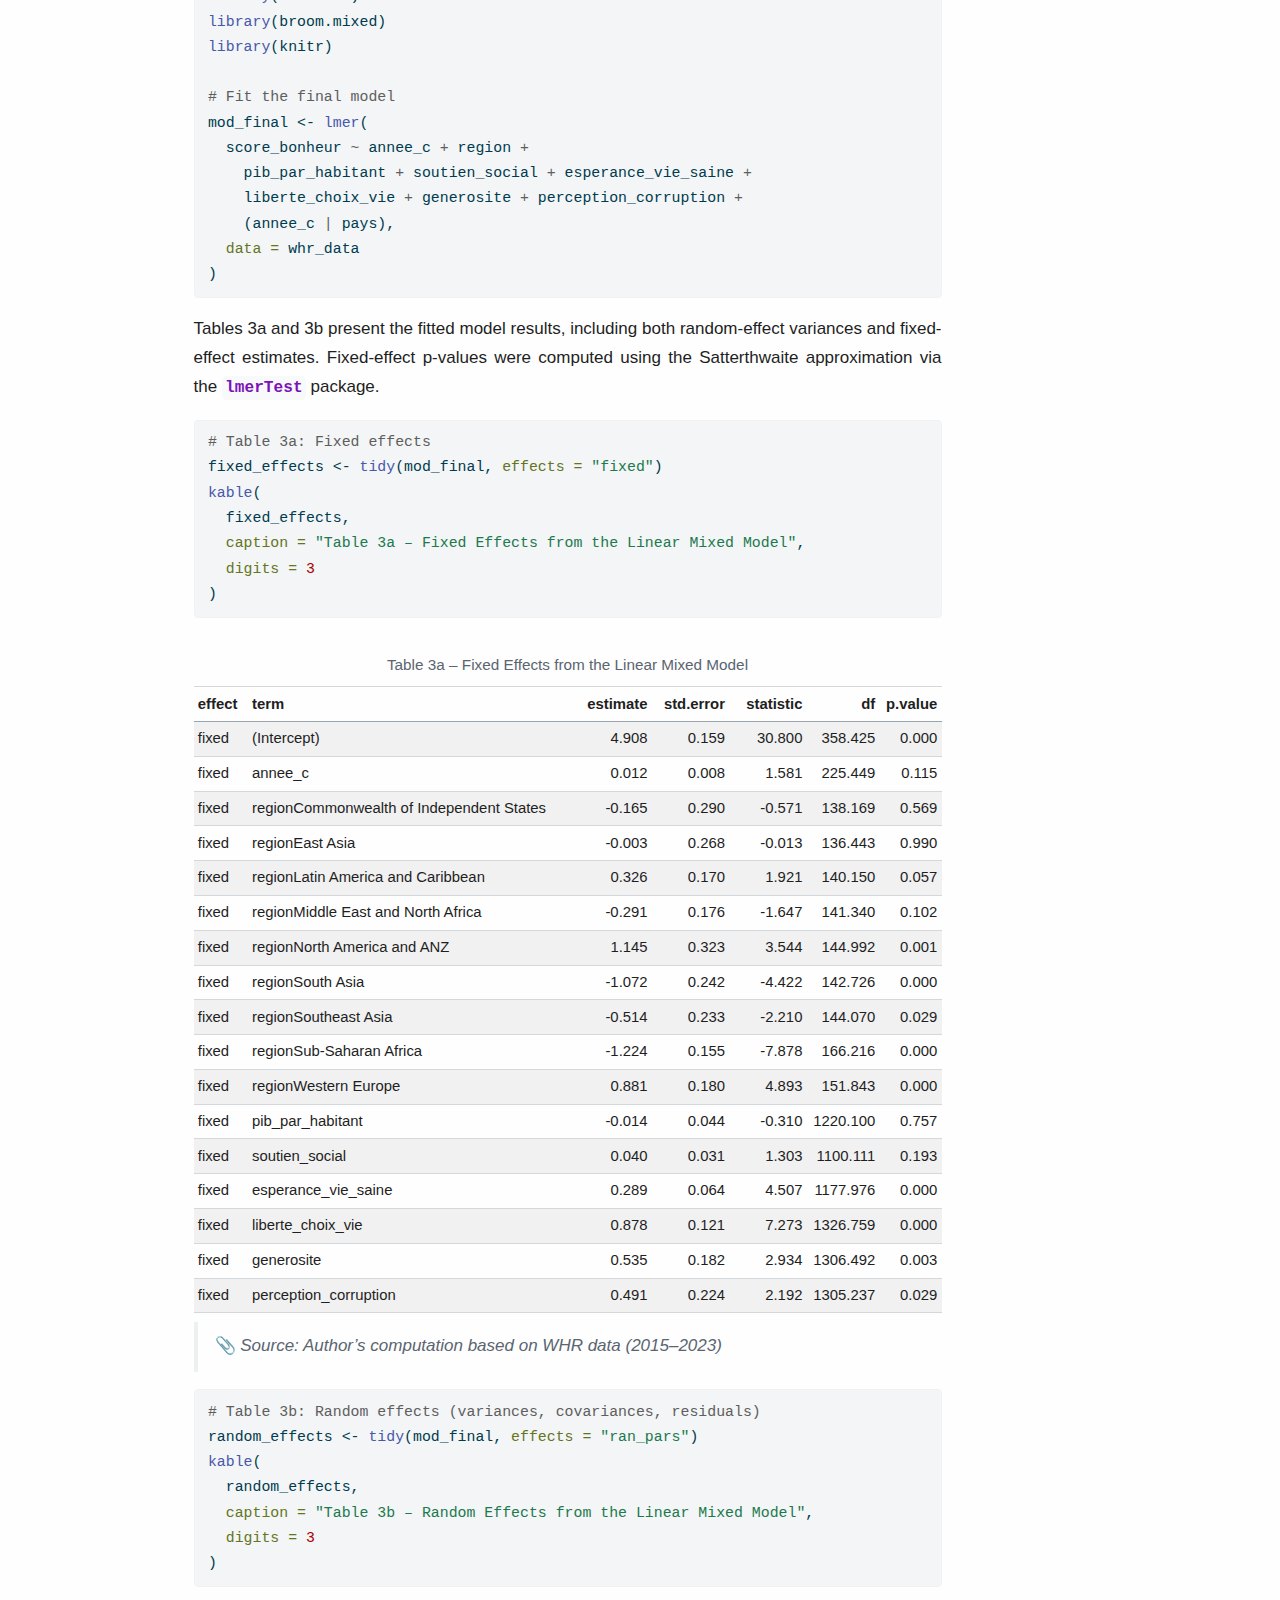
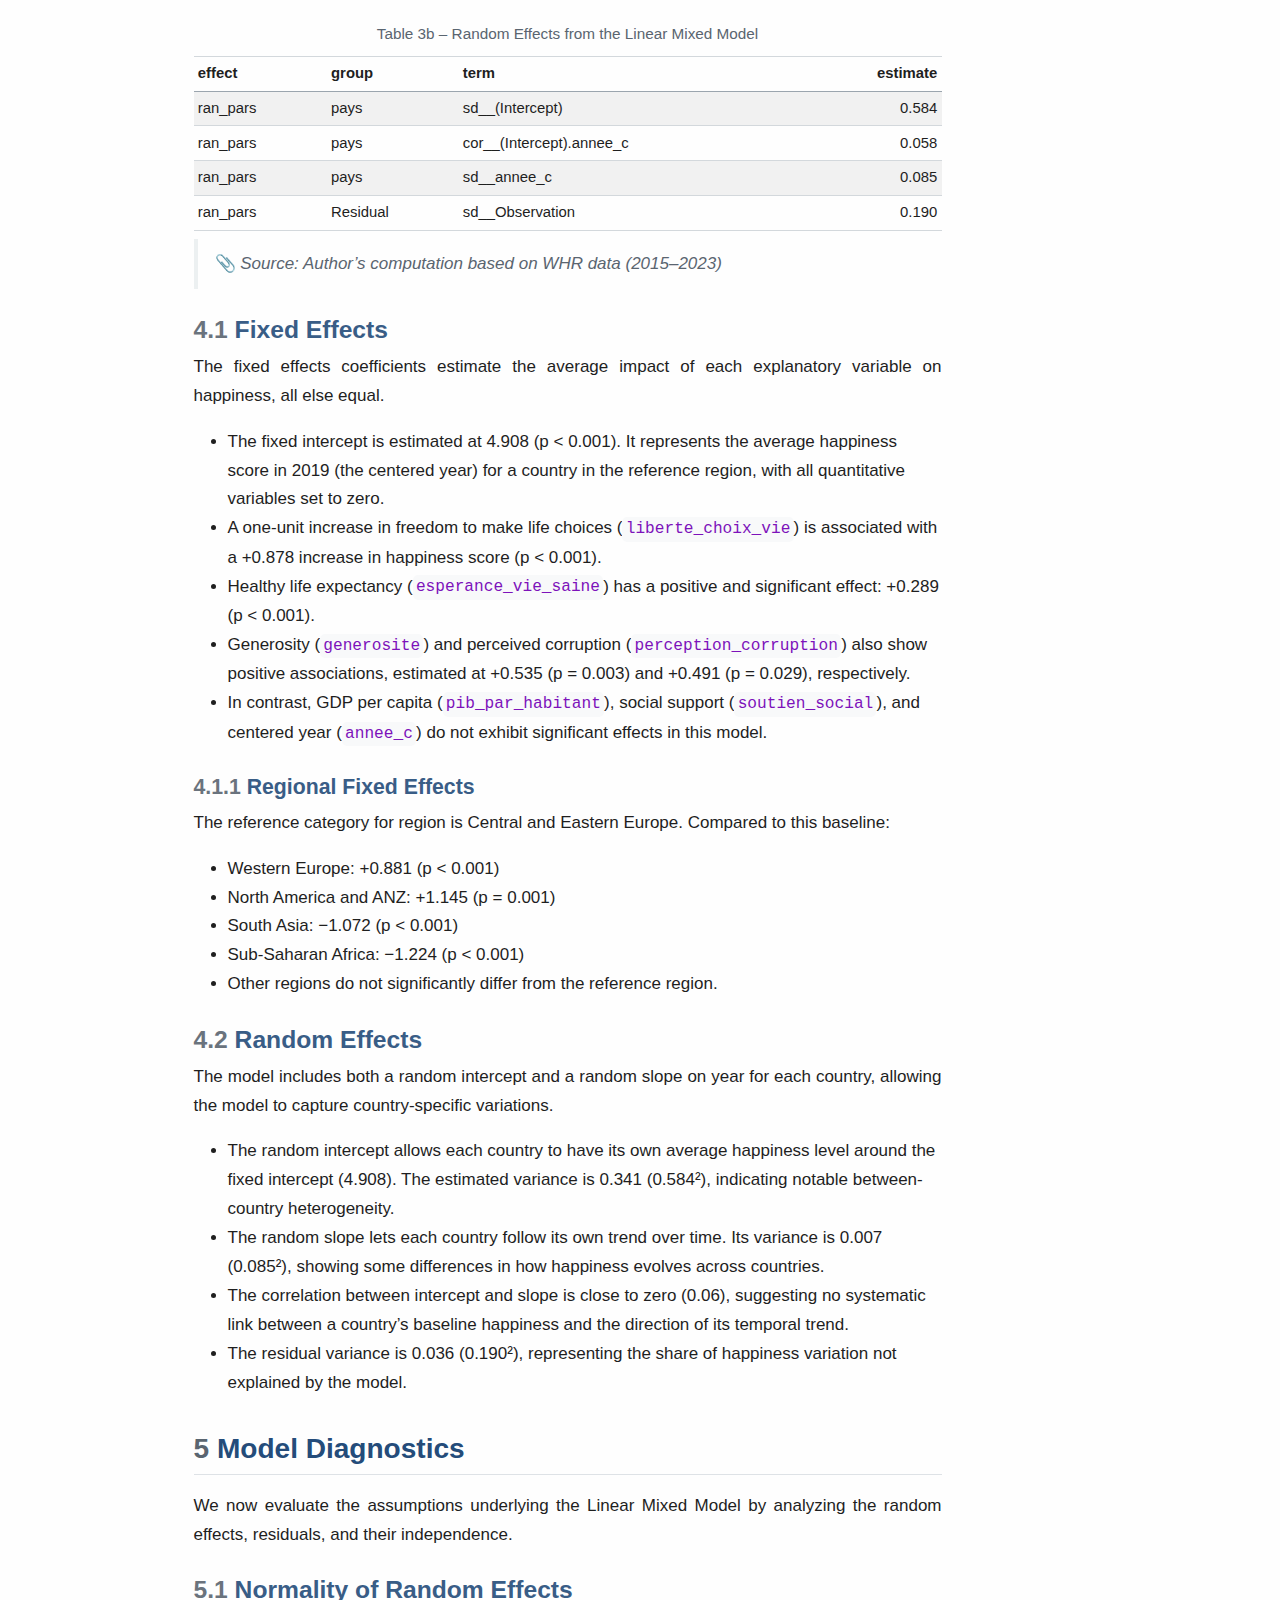
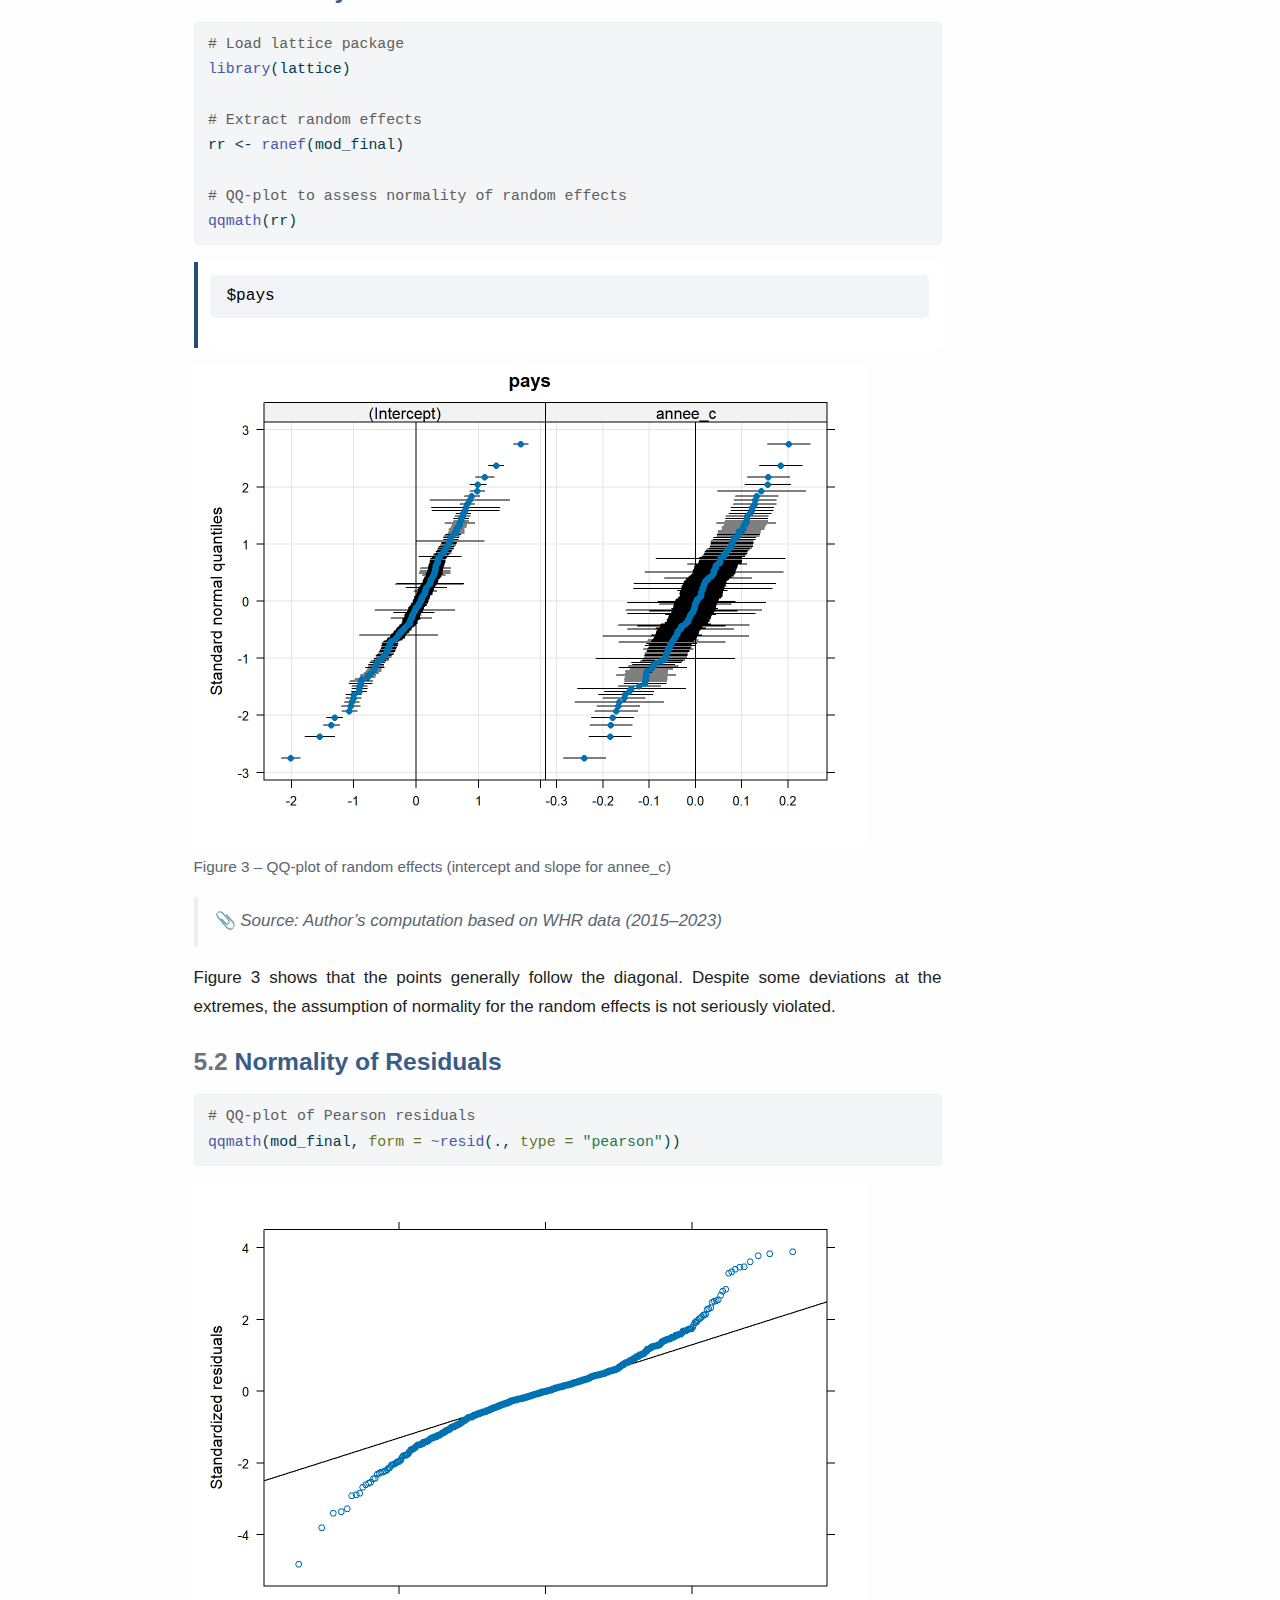
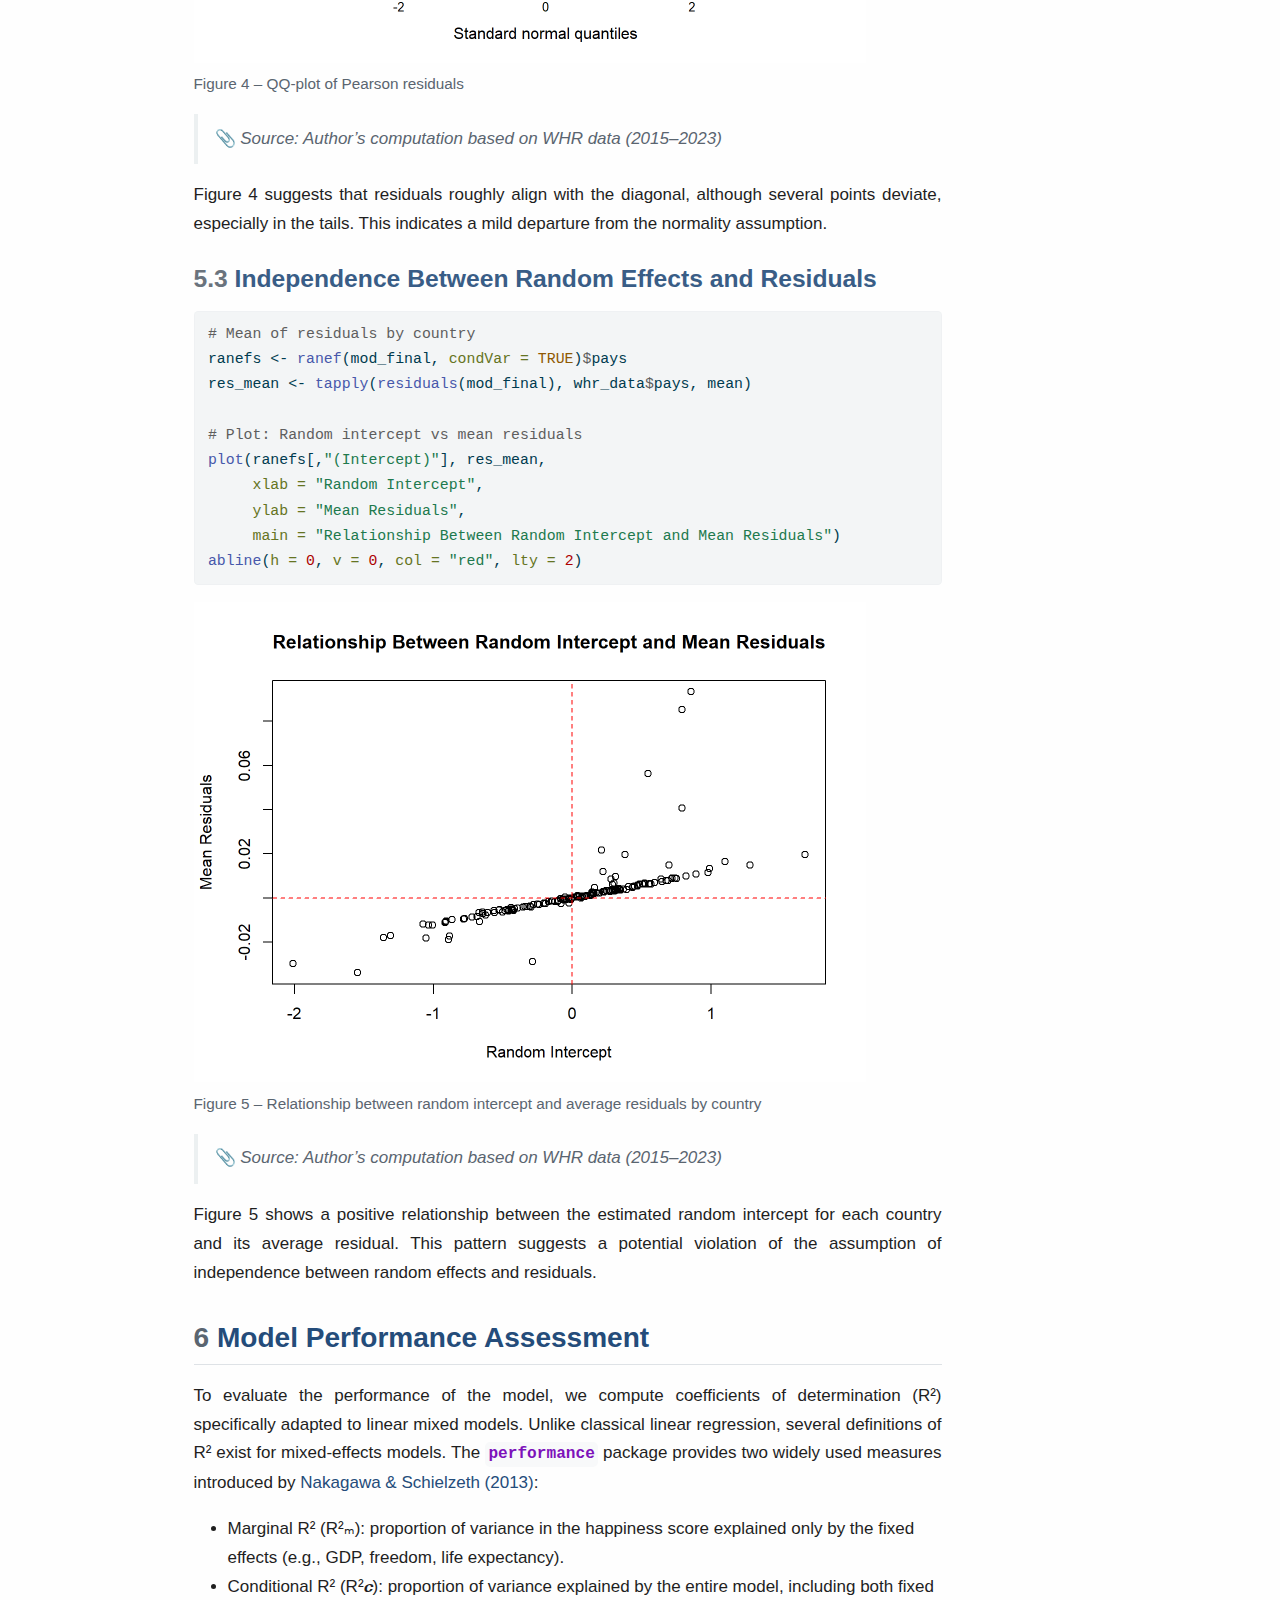
<file: docs/analysis.html>
<!DOCTYPE html>
<html xmlns="http://www.w3.org/1999/xhtml" lang="en" xml:lang="en"><head>

<meta charset="utf-8">
<meta name="generator" content="quarto-1.4.555">

<meta name="viewport" content="width=device-width, initial-scale=1.0, user-scalable=yes">


<title>Analysis</title>
<style>
code{white-space: pre-wrap;}
span.smallcaps{font-variant: small-caps;}
div.columns{display: flex; gap: min(4vw, 1.5em);}
div.column{flex: auto; overflow-x: auto;}
div.hanging-indent{margin-left: 1.5em; text-indent: -1.5em;}
ul.task-list{list-style: none;}
ul.task-list li input[type="checkbox"] {
  width: 0.8em;
  margin: 0 0.8em 0.2em -1em; /* quarto-specific, see https://github.com/quarto-dev/quarto-cli/issues/4556 */ 
  vertical-align: middle;
}
/* CSS for syntax highlighting */
pre > code.sourceCode { white-space: pre; position: relative; }
pre > code.sourceCode > span { line-height: 1.25; }
pre > code.sourceCode > span:empty { height: 1.2em; }
.sourceCode { overflow: visible; }
code.sourceCode > span { color: inherit; text-decoration: inherit; }
div.sourceCode { margin: 1em 0; }
pre.sourceCode { margin: 0; }
@media screen {
div.sourceCode { overflow: auto; }
}
@media print {
pre > code.sourceCode { white-space: pre-wrap; }
pre > code.sourceCode > span { text-indent: -5em; padding-left: 5em; }
}
pre.numberSource code
  { counter-reset: source-line 0; }
pre.numberSource code > span
  { position: relative; left: -4em; counter-increment: source-line; }
pre.numberSource code > span > a:first-child::before
  { content: counter(source-line);
    position: relative; left: -1em; text-align: right; vertical-align: baseline;
    border: none; display: inline-block;
    -webkit-touch-callout: none; -webkit-user-select: none;
    -khtml-user-select: none; -moz-user-select: none;
    -ms-user-select: none; user-select: none;
    padding: 0 4px; width: 4em;
  }
pre.numberSource { margin-left: 3em;  padding-left: 4px; }
div.sourceCode
  {   }
@media screen {
pre > code.sourceCode > span > a:first-child::before { text-decoration: underline; }
}
</style>


<script src="site_libs/quarto-nav/quarto-nav.js"></script>
<script src="site_libs/quarto-nav/headroom.min.js"></script>
<script src="site_libs/clipboard/clipboard.min.js"></script>
<script src="site_libs/quarto-search/autocomplete.umd.js"></script>
<script src="site_libs/quarto-search/fuse.min.js"></script>
<script src="site_libs/quarto-search/quarto-search.js"></script>
<meta name="quarto:offset" content="./">
<script src="site_libs/quarto-html/quarto.js"></script>
<script src="site_libs/quarto-html/popper.min.js"></script>
<script src="site_libs/quarto-html/tippy.umd.min.js"></script>
<script src="site_libs/quarto-html/anchor.min.js"></script>
<link href="site_libs/quarto-html/tippy.css" rel="stylesheet">
<link href="site_libs/quarto-html/quarto-syntax-highlighting.css" rel="stylesheet" id="quarto-text-highlighting-styles">
<script src="site_libs/bootstrap/bootstrap.min.js"></script>
<link href="site_libs/bootstrap/bootstrap-icons.css" rel="stylesheet">
<link href="site_libs/bootstrap/bootstrap.min.css" rel="stylesheet" id="quarto-bootstrap" data-mode="light">
<script id="quarto-search-options" type="application/json">{
  "location": "navbar",
  "copy-button": false,
  "collapse-after": 3,
  "panel-placement": "end",
  "type": "overlay",
  "limit": 50,
  "keyboard-shortcut": [
    "f",
    "/",
    "s"
  ],
  "show-item-context": false,
  "language": {
    "search-no-results-text": "No results",
    "search-matching-documents-text": "matching documents",
    "search-copy-link-title": "Copy link to search",
    "search-hide-matches-text": "Hide additional matches",
    "search-more-match-text": "more match in this document",
    "search-more-matches-text": "more matches in this document",
    "search-clear-button-title": "Clear",
    "search-text-placeholder": "",
    "search-detached-cancel-button-title": "Cancel",
    "search-submit-button-title": "Submit",
    "search-label": "Search"
  }
}</script>


<link rel="stylesheet" href="styles.css">
</head>

<body class="nav-fixed">

<div id="quarto-search-results"></div>
  <header id="quarto-header" class="headroom fixed-top">
    <nav class="navbar navbar-expand-lg " data-bs-theme="dark">
      <div class="navbar-container container-fluid">
            <div id="quarto-search" class="" title="Search"></div>
          <button class="navbar-toggler" type="button" data-bs-toggle="collapse" data-bs-target="#navbarCollapse" aria-controls="navbarCollapse" aria-expanded="false" aria-label="Toggle navigation" onclick="if (window.quartoToggleHeadroom) { window.quartoToggleHeadroom(); }">
  <span class="navbar-toggler-icon"></span>
</button>
          <div class="collapse navbar-collapse" id="navbarCollapse">
            <ul class="navbar-nav navbar-nav-scroll me-auto">
  <li class="nav-item">
    <a class="nav-link" href="./index.html"> 
<span class="menu-text">Home</span></a>
  </li>  
  <li class="nav-item">
    <a class="nav-link active" href="./analysis.html" aria-current="page"> 
<span class="menu-text">Analysis</span></a>
  </li>  
</ul>
          </div> <!-- /navcollapse -->
          <div class="quarto-navbar-tools">
</div>
      </div> <!-- /container-fluid -->
    </nav>
</header>
<!-- content -->
<div id="quarto-content" class="quarto-container page-columns page-rows-contents page-layout-article page-navbar">
<!-- sidebar -->
<!-- margin-sidebar -->
    <div id="quarto-margin-sidebar" class="sidebar margin-sidebar">
        <nav id="TOC" role="doc-toc" class="toc-active">
    <h2 id="toc-title">On this page</h2>
   
  <ul class="collapse">
  <li><a href="#introduction" id="toc-introduction" class="nav-link active" data-scroll-target="#introduction"><span class="header-section-number">1</span> Introduction</a></li>
  <li><a href="#exploratory-analysis-of-the-whr-dataset" id="toc-exploratory-analysis-of-the-whr-dataset" class="nav-link" data-scroll-target="#exploratory-analysis-of-the-whr-dataset"><span class="header-section-number">2</span> Exploratory Analysis of the WHR Dataset</a></li>
  <li><a href="#mixed-model-specification-choice-of-fixed-and-random-effects" id="toc-mixed-model-specification-choice-of-fixed-and-random-effects" class="nav-link" data-scroll-target="#mixed-model-specification-choice-of-fixed-and-random-effects"><span class="header-section-number">3</span> Mixed Model Specification: Choice of Fixed and Random Effects</a></li>
  <li><a href="#estimation-and-interpretation-of-the-final-model" id="toc-estimation-and-interpretation-of-the-final-model" class="nav-link" data-scroll-target="#estimation-and-interpretation-of-the-final-model"><span class="header-section-number">4</span> Estimation and Interpretation of the Final Model</a></li>
  <li><a href="#model-diagnostics" id="toc-model-diagnostics" class="nav-link" data-scroll-target="#model-diagnostics"><span class="header-section-number">5</span> Model Diagnostics</a></li>
  <li><a href="#model-performance-assessment" id="toc-model-performance-assessment" class="nav-link" data-scroll-target="#model-performance-assessment"><span class="header-section-number">6</span> Model Performance Assessment</a></li>
  <li><a href="#conclusion" id="toc-conclusion" class="nav-link" data-scroll-target="#conclusion"><span class="header-section-number">7</span> Conclusion</a></li>
  </ul>
</nav>
    </div>
<!-- main -->
<main class="content" id="quarto-document-content">

<header id="title-block-header" class="quarto-title-block default">
<div class="quarto-title">
<h1 class="title">Analysis</h1>
</div>



<div class="quarto-title-meta">

    
  
    
  </div>
  


</header>


<section id="introduction" class="level2" data-number="1">
<h2 data-number="1" class="anchored" data-anchor-id="introduction"><span class="header-section-number">1</span> Introduction</h2>
<p>Linear Mixed Models (LMM) are statistical tools suited for analyzing grouped or longitudinal data (Pinheiro &amp; Bates, 2000). They incorporate two types of effects: <strong>fixed effects</strong>, which are common to all observations, and <strong>random effects</strong>, which are specific to groups or individuals. This structure allows LMMs to capture between-group heterogeneity, which is often ignored by standard linear regression models (Ordinary Least Squares, OLS).</p>
<p>Despite their ability to account for both hierarchical and temporal dependencies in data, LMMs remain underused in many fields. Analyses still frequently rely on pooled OLS regressions, which overlook country-specific dynamics and longitudinal evolution. This is the case in the World Happiness Report (Helliwell et al.), where OLS models are applied to pooled data without modeling country-specific intercepts or trends, potentially biasing the estimation of happiness-related factors (Ferrer-i-Carbonell &amp; Frijters, 2004).</p>
<p>The main objective of this study is to empirically demonstrate how LMMs better account for cross-country heterogeneity and temporal structure in longitudinal data.</p>
</section>
<section id="exploratory-analysis-of-the-whr-dataset" class="level2" data-number="2">
<h2 data-number="2" class="anchored" data-anchor-id="exploratory-analysis-of-the-whr-dataset"><span class="header-section-number">2</span> Exploratory Analysis of the WHR Dataset</h2>
<p>The dataset includes <strong>1,363 observations</strong> covering <strong>168 countries</strong> over the period <strong>2015–2023</strong>. Each row represents the average happiness score for a specific country in a given year, along with six explanatory variables:</p>
<ul>
<li>GDP per capita</li>
<li>Healthy life expectancy<br>
</li>
<li>Social support<br>
</li>
<li>Freedom to make life choices<br>
</li>
<li>Generosity<br>
</li>
<li>Perceptions of corruption</li>
</ul>
<p>In addition, countries are grouped into major global regions (e.g., Western Europe, East Asia, Sub-Saharan Africa). The goal is to construct a Linear Mixed Model that explains the happiness score based on these variables, while accounting for the hierarchical structure of the data: repeated measures within countries, and countries nested within regions.</p>
<div class="note-box">
<p><strong>🧾 About the Response Variable</strong></p>
<p>The happiness score used in the World Happiness Report originates from the Gallup World Poll. It is based on a single survey question:</p>
<blockquote class="blockquote">
<p>“<strong>On a scale from 0 to 10, where 0 represents the worst possible life and 10 the best possible life, how would you rate your life currently?</strong>”</p>
</blockquote>
<p>The score assigned to each country is the average of the individual responses collected. Unlike other indexes, the happiness score is not a composite index: the six explanatory variables (GDP, social support, etc.) are used only to explain the variation in happiness across countries. They do not contribute directly to the score’s construction.</p>
</div>
<section id="data-preview" class="level3" data-number="2.1">
<h3 data-number="2.1" class="anchored" data-anchor-id="data-preview"><span class="header-section-number">2.1</span> Data preview</h3>
<p>We start with a descriptive overview to understand how happiness varies over time, across countries and regions. Below is a preview of the raw dataset (first 5 rows):</p>
<div class="cell">
<div class="sourceCode cell-code" id="cb1"><pre class="sourceCode r code-with-copy"><code class="sourceCode r"><span id="cb1-1"><a href="#cb1-1" aria-hidden="true" tabindex="-1"></a>whr_data <span class="sc">%&gt;%</span></span>
<span id="cb1-2"><a href="#cb1-2" aria-hidden="true" tabindex="-1"></a>  <span class="fu">slice</span>(<span class="dv">1</span><span class="sc">:</span><span class="dv">5</span>) <span class="sc">%&gt;%</span></span>
<span id="cb1-3"><a href="#cb1-3" aria-hidden="true" tabindex="-1"></a>  <span class="fu">kable</span>(<span class="at">caption =</span> <span class="st">"Table 1 – First 5 observations of the WHR dataset (2015–2023)"</span>, <span class="at">digits =</span> <span class="dv">3</span>)</span></code><button title="Copy to Clipboard" class="code-copy-button"><i class="bi"></i></button></pre></div>
<div class="cell-output-display">
<table class="caption-top table table-sm table-striped small">
<caption>Table 1 – First 5 observations of the WHR dataset (2015–2023)</caption>
<colgroup>
<col style="width: 7%">
<col style="width: 14%">
<col style="width: 8%">
<col style="width: 10%">
<col style="width: 9%">
<col style="width: 12%">
<col style="width: 11%">
<col style="width: 7%">
<col style="width: 14%">
<col style="width: 3%">
</colgroup>
<thead>
<tr class="header">
<th style="text-align: left;">pays</th>
<th style="text-align: left;">region</th>
<th style="text-align: right;">score_bonheur</th>
<th style="text-align: right;">pib_par_habitant</th>
<th style="text-align: right;">soutien_social</th>
<th style="text-align: right;">esperance_vie_saine</th>
<th style="text-align: right;">liberte_choix_vie</th>
<th style="text-align: right;">generosite</th>
<th style="text-align: right;">perception_corruption</th>
<th style="text-align: right;">annee</th>
</tr>
</thead>
<tbody>
<tr class="odd">
<td style="text-align: left;">Switzerland</td>
<td style="text-align: left;">Western Europe</td>
<td style="text-align: right;">7.587</td>
<td style="text-align: right;">1.397</td>
<td style="text-align: right;">1.350</td>
<td style="text-align: right;">0.941</td>
<td style="text-align: right;">0.666</td>
<td style="text-align: right;">0.297</td>
<td style="text-align: right;">0.420</td>
<td style="text-align: right;">2015</td>
</tr>
<tr class="even">
<td style="text-align: left;">Iceland</td>
<td style="text-align: left;">Western Europe</td>
<td style="text-align: right;">7.561</td>
<td style="text-align: right;">1.302</td>
<td style="text-align: right;">1.402</td>
<td style="text-align: right;">0.948</td>
<td style="text-align: right;">0.629</td>
<td style="text-align: right;">0.436</td>
<td style="text-align: right;">0.141</td>
<td style="text-align: right;">2015</td>
</tr>
<tr class="odd">
<td style="text-align: left;">Denmark</td>
<td style="text-align: left;">Western Europe</td>
<td style="text-align: right;">7.527</td>
<td style="text-align: right;">1.325</td>
<td style="text-align: right;">1.361</td>
<td style="text-align: right;">0.875</td>
<td style="text-align: right;">0.649</td>
<td style="text-align: right;">0.341</td>
<td style="text-align: right;">0.484</td>
<td style="text-align: right;">2015</td>
</tr>
<tr class="even">
<td style="text-align: left;">Norway</td>
<td style="text-align: left;">Western Europe</td>
<td style="text-align: right;">7.522</td>
<td style="text-align: right;">1.459</td>
<td style="text-align: right;">1.331</td>
<td style="text-align: right;">0.885</td>
<td style="text-align: right;">0.670</td>
<td style="text-align: right;">0.347</td>
<td style="text-align: right;">0.365</td>
<td style="text-align: right;">2015</td>
</tr>
<tr class="odd">
<td style="text-align: left;">Canada</td>
<td style="text-align: left;">North America and ANZ</td>
<td style="text-align: right;">7.427</td>
<td style="text-align: right;">1.326</td>
<td style="text-align: right;">1.323</td>
<td style="text-align: right;">0.906</td>
<td style="text-align: right;">0.633</td>
<td style="text-align: right;">0.458</td>
<td style="text-align: right;">0.330</td>
<td style="text-align: right;">2015</td>
</tr>
</tbody>
</table>
</div>
</div>
<blockquote class="blockquote">
<p>📎 <em>Source: Author’s computation based on WHR data (2015–2023)</em></p>
</blockquote>
</section>
<section id="temporal-variation-in-global-happiness" class="level3" data-number="2.2">
<h3 data-number="2.2" class="anchored" data-anchor-id="temporal-variation-in-global-happiness"><span class="header-section-number">2.2</span> Temporal variation in global happiness</h3>
<p>We begin by examining the evolution of the global average happiness score between 2015 and 2023. This helps determine whether global happiness remained stable or changed over time. Figure 1 shows the average score for each year.</p>
<div class="cell">
<div class="sourceCode cell-code" id="cb2"><pre class="sourceCode r code-with-copy"><code class="sourceCode r"><span id="cb2-1"><a href="#cb2-1" aria-hidden="true" tabindex="-1"></a><span class="co"># Calculate yearly mean happiness score</span></span>
<span id="cb2-2"><a href="#cb2-2" aria-hidden="true" tabindex="-1"></a>mean_by_year <span class="ot">&lt;-</span> whr_data <span class="sc">%&gt;%</span></span>
<span id="cb2-3"><a href="#cb2-3" aria-hidden="true" tabindex="-1"></a>  <span class="fu">group_by</span>(annee) <span class="sc">%&gt;%</span></span>
<span id="cb2-4"><a href="#cb2-4" aria-hidden="true" tabindex="-1"></a>  <span class="fu">summarize</span>(<span class="at">moyenne_bonheur =</span> <span class="fu">mean</span>(score_bonheur, <span class="at">na.rm =</span> <span class="cn">TRUE</span>))</span>
<span id="cb2-5"><a href="#cb2-5" aria-hidden="true" tabindex="-1"></a></span>
<span id="cb2-6"><a href="#cb2-6" aria-hidden="true" tabindex="-1"></a><span class="co"># Plot average score by year</span></span>
<span id="cb2-7"><a href="#cb2-7" aria-hidden="true" tabindex="-1"></a><span class="fu">ggplot</span>(mean_by_year, <span class="fu">aes</span>(<span class="at">x =</span> annee, <span class="at">y =</span> moyenne_bonheur)) <span class="sc">+</span></span>
<span id="cb2-8"><a href="#cb2-8" aria-hidden="true" tabindex="-1"></a>  <span class="fu">geom_line</span>(<span class="at">color =</span> <span class="st">"steelblue"</span>) <span class="sc">+</span></span>
<span id="cb2-9"><a href="#cb2-9" aria-hidden="true" tabindex="-1"></a>  <span class="fu">geom_point</span>(<span class="at">size =</span> <span class="fl">1.5</span>, <span class="at">color =</span> <span class="st">"steelblue"</span>) <span class="sc">+</span></span>
<span id="cb2-10"><a href="#cb2-10" aria-hidden="true" tabindex="-1"></a>  <span class="fu">labs</span>(</span>
<span id="cb2-11"><a href="#cb2-11" aria-hidden="true" tabindex="-1"></a>    <span class="at">x =</span> <span class="st">"Year"</span>,</span>
<span id="cb2-12"><a href="#cb2-12" aria-hidden="true" tabindex="-1"></a>    <span class="at">y =</span> <span class="st">"Average happiness score"</span></span>
<span id="cb2-13"><a href="#cb2-13" aria-hidden="true" tabindex="-1"></a>  ) <span class="sc">+</span></span>
<span id="cb2-14"><a href="#cb2-14" aria-hidden="true" tabindex="-1"></a>  <span class="fu">theme_minimal</span>()</span></code><button title="Copy to Clipboard" class="code-copy-button"><i class="bi"></i></button></pre></div>
<div class="cell-output-display">
<div class="quarto-figure quarto-figure-center">
<figure class="figure">
<p><img src="analysis_files/figure-html/unnamed-chunk-3-1.png" class="img-fluid figure-img" width="672"></p>
<figcaption>Figure 1 – Global average happiness score by year</figcaption>
</figure>
</div>
</div>
</div>
<blockquote class="blockquote">
<p>📎 <em>Source: Author’s computation based on WHR data (2015–2023)</em></p>
</blockquote>
<p>Between 2015 and 2018, the global score remained relatively stable around 5.35–5.38. From 2019 onward, we observe a gradual increase, peaking at 5.56 in 2022, before slightly declining in 2023. This trend suggests a global temporal effect. To account for this dynamic in the model, we will include a fixed effect for year. A random slope by country may also be considered if the trend differs across countries.</p>
</section>
<section id="variation-across-countries-and-regions" class="level3" data-number="2.3">
<h3 data-number="2.3" class="anchored" data-anchor-id="variation-across-countries-and-regions"><span class="header-section-number">2.3</span> Variation across countries and regions</h3>
<p>We continue the analysis by examining differences in happiness scores between countries, taking into account their regional affiliation. To do this, we plot the trajectories of happiness scores over time for each country, grouped by major geographical region.</p>
<p>Each line represents the evolution of a single country between 2015 and 2023. This visualization allows us to assess whether countries within the same region follow similar trends or not.</p>
<div class="cell">
<div class="sourceCode cell-code" id="cb3"><pre class="sourceCode r code-with-copy"><code class="sourceCode r"><span id="cb3-1"><a href="#cb3-1" aria-hidden="true" tabindex="-1"></a><span class="fu">ggplot</span>(whr_data, <span class="fu">aes</span>(<span class="at">x =</span> annee, <span class="at">y =</span> score_bonheur, <span class="at">group =</span> pays)) <span class="sc">+</span></span>
<span id="cb3-2"><a href="#cb3-2" aria-hidden="true" tabindex="-1"></a>  <span class="fu">geom_line</span>(<span class="at">alpha =</span> <span class="fl">0.3</span>, <span class="at">color =</span> <span class="st">"steelblue"</span>) <span class="sc">+</span></span>
<span id="cb3-3"><a href="#cb3-3" aria-hidden="true" tabindex="-1"></a>  <span class="fu">geom_point</span>(<span class="at">alpha =</span> <span class="fl">0.3</span>, <span class="at">color =</span> <span class="st">"steelblue"</span>, <span class="at">size =</span> <span class="fl">0.8</span>) <span class="sc">+</span></span>
<span id="cb3-4"><a href="#cb3-4" aria-hidden="true" tabindex="-1"></a>  <span class="fu">facet_wrap</span>(<span class="sc">~</span> region) <span class="sc">+</span></span>
<span id="cb3-5"><a href="#cb3-5" aria-hidden="true" tabindex="-1"></a>  <span class="fu">labs</span>(</span>
<span id="cb3-6"><a href="#cb3-6" aria-hidden="true" tabindex="-1"></a>    <span class="at">x =</span> <span class="st">"Year"</span>,</span>
<span id="cb3-7"><a href="#cb3-7" aria-hidden="true" tabindex="-1"></a>    <span class="at">y =</span> <span class="st">"Happiness score"</span></span>
<span id="cb3-8"><a href="#cb3-8" aria-hidden="true" tabindex="-1"></a>  ) <span class="sc">+</span></span>
<span id="cb3-9"><a href="#cb3-9" aria-hidden="true" tabindex="-1"></a>  <span class="fu">theme_minimal</span>() <span class="sc">+</span></span>
<span id="cb3-10"><a href="#cb3-10" aria-hidden="true" tabindex="-1"></a>  <span class="fu">theme</span>(<span class="at">legend.position =</span> <span class="st">"none"</span>)</span></code><button title="Copy to Clipboard" class="code-copy-button"><i class="bi"></i></button></pre></div>
<div class="cell-output-display">
<div class="quarto-figure quarto-figure-center">
<figure class="figure">
<p><img src="analysis_files/figure-html/unnamed-chunk-4-1.png" class="img-fluid figure-img" width="672"></p>
<figcaption>Figure 2 – Happiness score trajectories by country and region</figcaption>
</figure>
</div>
</div>
</div>
<blockquote class="blockquote">
<p>📎 <em>Source: Author’s computation based on WHR data (2015–2023)</em></p>
</blockquote>
<p>Figure 2 shows that happiness levels vary across countries and regions. Some regions, such as Western Europe and North America and ANZ, have high and relatively stable scores across countries. Others, like Sub-Saharan Africa and South Asia, exhibit lower scores and greater dispersion.</p>
<p>In certain regions—such as Southeast Asia—country curves are close to one another, suggesting a shared trend. In contrast, Middle East and North Africa shows greater variability between countries.</p>
<p>We also observe that some countries lack data for every year, introducing imbalance in the longitudinal structure.</p>
<p>These results highlight both cross-country differences and inter-regional disparities. For the upcoming modeling, it may be appropriate to include a random effect by country to account for country-specific characteristics. The region can also be included, either as a fixed effect (if we wish to compare regions explicitly) or as a random effect (if treated as a sample of possible geographic clusters).</p>
</section>
</section>
<section id="mixed-model-specification-choice-of-fixed-and-random-effects" class="level2" data-number="3">
<h2 data-number="3" class="anchored" data-anchor-id="mixed-model-specification-choice-of-fixed-and-random-effects"><span class="header-section-number">3</span> Mixed Model Specification: Choice of Fixed and Random Effects</h2>
<p>The exploratory analysis revealed three main sources of variation: persistent differences between countries, different temporal dynamics across countries, and disparities between regions. To address these, we progressively test three random effects:</p>
<ul>
<li>A random intercept by country, to model differences in average happiness levels across countries<br>
</li>
<li>A random slope for year by country, to capture country-specific temporal trends<br>
</li>
<li>A random intercept by region, to account for similarities between countries within the same region</li>
</ul>
<section id="random-intercept-by-country" class="level3" data-number="3.1">
<h3 data-number="3.1" class="anchored" data-anchor-id="random-intercept-by-country"><span class="header-section-number">3.1</span> Random Intercept by Country</h3>
<p>We start by introducing a random intercept for each country. This allows each country to have its own baseline happiness level, centered around a global intercept <code>β0</code> shared across countries.</p>
<p>The model is written as:</p>
<p><code>score_bonheur = β0 + β1 · annee_c + α0_pays + ε</code></p>
<p>Where:</p>
<ul>
<li><code>β0</code>: global intercept (interpreted as the average happiness score in 2019)<br>
</li>
<li><code>β1</code>: fixed effect for the centered year<br>
</li>
<li><code>α0_pays</code>: random intercept specific to each country<br>
</li>
<li><code>ε</code>: residual error</li>
</ul>
<p>This effect is essential for modeling the within-country correlation over time and will be kept in all subsequent models.</p>
<div class="cell">
<div class="sourceCode cell-code" id="cb4"><pre class="sourceCode r code-with-copy"><code class="sourceCode r"><span id="cb4-1"><a href="#cb4-1" aria-hidden="true" tabindex="-1"></a><span class="fu">library</span>(lme4)</span>
<span id="cb4-2"><a href="#cb4-2" aria-hidden="true" tabindex="-1"></a></span>
<span id="cb4-3"><a href="#cb4-3" aria-hidden="true" tabindex="-1"></a><span class="co"># Centering the year variable</span></span>
<span id="cb4-4"><a href="#cb4-4" aria-hidden="true" tabindex="-1"></a>whr_data<span class="sc">$</span>annee_c <span class="ot">&lt;-</span> <span class="fu">scale</span>(whr_data<span class="sc">$</span>annee, <span class="at">center =</span> <span class="cn">TRUE</span>, <span class="at">scale =</span> <span class="cn">FALSE</span>)</span>
<span id="cb4-5"><a href="#cb4-5" aria-hidden="true" tabindex="-1"></a></span>
<span id="cb4-6"><a href="#cb4-6" aria-hidden="true" tabindex="-1"></a><span class="co"># Model with random intercept by country</span></span>
<span id="cb4-7"><a href="#cb4-7" aria-hidden="true" tabindex="-1"></a>mod_intercept_pays <span class="ot">&lt;-</span> <span class="fu">lmer</span>(score_bonheur <span class="sc">~</span> annee_c <span class="sc">+</span> (<span class="dv">1</span> <span class="sc">|</span> pays),</span>
<span id="cb4-8"><a href="#cb4-8" aria-hidden="true" tabindex="-1"></a>                           <span class="at">data =</span> whr_data, <span class="at">REML =</span> <span class="cn">FALSE</span>)</span></code><button title="Copy to Clipboard" class="code-copy-button"><i class="bi"></i></button></pre></div>
</div>
<div class="note-box">
<p><strong>📝 Note on Centering the Year Variable</strong></p>
<p>To improve model estimation and interpretation, we center the <code>annee</code> variable around its mean:</p>
<div class="cell">
<div class="sourceCode cell-code" id="cb5"><pre class="sourceCode r code-with-copy"><code class="sourceCode r"><span id="cb5-1"><a href="#cb5-1" aria-hidden="true" tabindex="-1"></a>whr_data<span class="sc">$</span>annee_c <span class="ot">&lt;-</span> <span class="fu">scale</span>(whr_data<span class="sc">$</span>annee, <span class="at">center =</span> <span class="cn">TRUE</span>, <span class="at">scale =</span> <span class="cn">FALSE</span>)</span></code><button title="Copy to Clipboard" class="code-copy-button"><i class="bi"></i></button></pre></div>
</div>
<p>This means that a value of 0 for <code>annee_c</code> corresponds to the average year in the dataset, i.e., 2019. As a result, the intercept <code>β0</code> can be interpreted as the average happiness score for 2019.</p>
<p>Centering also improves numerical stability, especially when including random slopes. This practice is recommended in the <a href="https://cran.r-project.org/web/packages/lme4/lme4.pdf">lme4 documentation</a>.</p>
</div>
</section>
<section id="random-slope-for-year-by-country" class="level3" data-number="3.2">
<h3 data-number="3.2" class="anchored" data-anchor-id="random-slope-for-year-by-country"><span class="header-section-number">3.2</span> Random Slope for Year by Country</h3>
<p>We next test whether the evolution of happiness over time varies by country. To do this, we add a random slope for year by country, in addition to the random intercept.</p>
<p>The model becomes:</p>
<p><code>score_bonheur = β0 + β1 · annee_c + α0_pays + α1_pays · annee_c + ε</code></p>
<p>Where <code>α1_pays</code> allows each country to have its own time trend.</p>
<div class="cell">
<div class="sourceCode cell-code" id="cb6"><pre class="sourceCode r code-with-copy"><code class="sourceCode r"><span id="cb6-1"><a href="#cb6-1" aria-hidden="true" tabindex="-1"></a><span class="co"># Model with random intercept and slope by country</span></span>
<span id="cb6-2"><a href="#cb6-2" aria-hidden="true" tabindex="-1"></a>mod_pente_pays <span class="ot">&lt;-</span> <span class="fu">lmer</span>(score_bonheur <span class="sc">~</span> annee_c <span class="sc">+</span> (annee_c <span class="sc">|</span> pays),</span>
<span id="cb6-3"><a href="#cb6-3" aria-hidden="true" tabindex="-1"></a>                       <span class="at">data =</span> whr_data, <span class="at">REML =</span> <span class="cn">FALSE</span>)</span>
<span id="cb6-4"><a href="#cb6-4" aria-hidden="true" tabindex="-1"></a></span>
<span id="cb6-5"><a href="#cb6-5" aria-hidden="true" tabindex="-1"></a><span class="co"># Likelihood ratio test vs. the simpler model</span></span>
<span id="cb6-6"><a href="#cb6-6" aria-hidden="true" tabindex="-1"></a><span class="fu">anova</span>(mod_intercept_pays, mod_pente_pays) <span class="sc">%&gt;%</span></span>
<span id="cb6-7"><a href="#cb6-7" aria-hidden="true" tabindex="-1"></a>  <span class="fu">kable</span>(<span class="at">caption =</span> <span class="st">"Table 2 – Likelihood ratio test between the two models"</span>,</span>
<span id="cb6-8"><a href="#cb6-8" aria-hidden="true" tabindex="-1"></a>        <span class="at">digits =</span> <span class="dv">2</span>)</span></code><button title="Copy to Clipboard" class="code-copy-button"><i class="bi"></i></button></pre></div>
<div class="cell-output-display">
<table class="caption-top table table-sm table-striped small">
<caption>Table 2 – Likelihood ratio test between the two models</caption>
<colgroup>
<col style="width: 24%">
<col style="width: 6%">
<col style="width: 10%">
<col style="width: 10%">
<col style="width: 10%">
<col style="width: 11%">
<col style="width: 8%">
<col style="width: 3%">
<col style="width: 14%">
</colgroup>
<thead>
<tr class="header">
<th style="text-align: left;"></th>
<th style="text-align: right;">npar</th>
<th style="text-align: right;">AIC</th>
<th style="text-align: right;">BIC</th>
<th style="text-align: right;">logLik</th>
<th style="text-align: right;">deviance</th>
<th style="text-align: right;">Chisq</th>
<th style="text-align: right;">Df</th>
<th style="text-align: right;">Pr(&gt;Chisq)</th>
</tr>
</thead>
<tbody>
<tr class="odd">
<td style="text-align: left;">mod_intercept_pays</td>
<td style="text-align: right;">4</td>
<td style="text-align: right;">1417.47</td>
<td style="text-align: right;">1438.34</td>
<td style="text-align: right;">-704.73</td>
<td style="text-align: right;">1409.47</td>
<td style="text-align: right;">NA</td>
<td style="text-align: right;">NA</td>
<td style="text-align: right;">NA</td>
</tr>
<tr class="even">
<td style="text-align: left;">mod_pente_pays</td>
<td style="text-align: right;">6</td>
<td style="text-align: right;">700.17</td>
<td style="text-align: right;">731.48</td>
<td style="text-align: right;">-344.09</td>
<td style="text-align: right;">688.17</td>
<td style="text-align: right;">721.29</td>
<td style="text-align: right;">2</td>
<td style="text-align: right;">0</td>
</tr>
</tbody>
</table>
</div>
</div>
<blockquote class="blockquote">
<p>📎 <em>Source: Author’s computation based on WHR data (2015–2023)</em></p>
</blockquote>
<p>The likelihood ratio test confirms that the model with random slopes significantly improves model fit compared to the simpler model with only a random intercept (Chisq = 721.29, df = 2). The two degrees of freedom correspond to the added variance of the slope and its covariance with the intercept. This confirms that year effects vary across countries, justifying the inclusion of a random slope.</p>
</section>
<section id="modeling-the-region-variable" class="level3" data-number="3.3">
<h3 data-number="3.3" class="anchored" data-anchor-id="modeling-the-region-variable"><span class="header-section-number">3.3</span> Modeling the Region Variable</h3>
<p>Countries in the dataset are grouped into major geographic regions (Western Europe, East Asia, Sub-Saharan Africa, etc.). The exploratory analysis showed that some regions tend to have higher or lower average happiness scores.</p>
<p>In the mixed model, the <code>region</code> variable can be treated either as a fixed effect or as a random effect.</p>
<ul>
<li><p>Fixed effect: Each region is explicitly estimated via a separate coefficient, allowing direct comparison. This approach is appropriate when the number of regions is small and their effects are of direct interest.</p></li>
<li><p>Random effect: The region is treated as an additional source of variability, assumed to be drawn from a broader population of possible regions. This is useful when the goal is to capture variance rather than interpret region-specific effects.</p></li>
</ul>
<p>In our case, regions are few, predefined, and of substantive interest. We therefore choose to model <code>region</code> as a fixed effect. This will allow us to interpret the differences in mean happiness across major world regions more clearly.</p>
</section>
<section id="selection-of-explanatory-fixed-effects" class="level3" data-number="3.4">
<h3 data-number="3.4" class="anchored" data-anchor-id="selection-of-explanatory-fixed-effects"><span class="header-section-number">3.4</span> Selection of Explanatory Fixed Effects</h3>
<p>The WHR dataset provides several quantitative variables designed to explain reported happiness scores. These include:</p>
<ul>
<li>pib_par_habitant: Gross Domestic Product (GDP) per capita, reflecting the average economic wealth and overall performance of a country.<br>
</li>
<li>soutien_social: Perceived social support during difficult times. Based on the question: Do you have someone (friends or family) to count on in times of trouble?<br>
</li>
<li>esperance_vie_saine: Healthy life expectancy, combining longevity and physical/mental health. Mental health is a key driver of subjective well-being.<br>
</li>
<li>liberte_choix_vie: Satisfaction with the freedom to choose what one does with one’s life. Also relates to fundamental human rights such as freedom of speech, education, work, and opinion.<br>
</li>
<li>generosite: Altruistic behavior, measured by recent donations (e.g., during the past month). A proxy for community engagement and social connection.<br>
</li>
<li>perception_corruption: Perceived corruption in both public institutions and private businesses, derived from questions about trust in government and the corporate world.</li>
</ul>
<p>These variables are part of the official methodology of the World Happiness Report and are theoretically considered determinants of happiness. Given their relevance, all six variables are retained in the model as fixed effects, without prior variable selection. This ensures methodological coherence with the WHR and enables a clear interpretation of each variable’s contribution to happiness levels.</p>
</section>
<section id="final-mixed-model-specification" class="level3" data-number="3.5">
<h3 data-number="3.5" class="anchored" data-anchor-id="final-mixed-model-specification"><span class="header-section-number">3.5</span> Final Mixed Model Specification</h3>
<p>The final Linear Mixed Model includes:</p>
<ul>
<li>Fixed effects:
<ul>
<li>Centered year (<code>annee_c</code>)<br>
</li>
<li>Region<br>
</li>
<li>The six explanatory variables listed above</li>
</ul></li>
<li>Random effects:
<ul>
<li>A random intercept and a random slope for year, both at the country level</li>
</ul></li>
</ul>
<p>The model is written as:</p>
<p><code>score_bonheur = β0 + β1 · annee_c + β2 · X2 + ... + β7 · X7 + γ_r + α0_pays + α1_pays · annee_c + ε</code></p>
<p>Where:</p>
<ul>
<li><code>β0</code> is the global intercept<br>
</li>
<li><code>β1</code> to <code>β7</code> are coefficients for the quantitative predictors (<code>pib</code>, <code>soutien</code>, <code>vie_saine</code>, etc.)<br>
</li>
<li><code>γ_r</code> is the fixed effect for region <code>r</code><br>
</li>
<li><code>α0_pays</code> is the country-specific random intercept<br>
</li>
<li><code>α1_pays</code> is the country-specific random slope on centered year<br>
</li>
<li><code>ε</code> is the residual error term</li>
</ul>
</section>
</section>
<section id="estimation-and-interpretation-of-the-final-model" class="level2" data-number="4">
<h2 data-number="4" class="anchored" data-anchor-id="estimation-and-interpretation-of-the-final-model"><span class="header-section-number">4</span> Estimation and Interpretation of the Final Model</h2>
<p>We now estimate the selected Linear Mixed Model using the <code>lmer()</code> function, including the previously identified fixed effects, along with a random intercept and a random slope on year at the country level.</p>
<div class="cell">
<div class="sourceCode cell-code" id="cb7"><pre class="sourceCode r code-with-copy"><code class="sourceCode r"><span id="cb7-1"><a href="#cb7-1" aria-hidden="true" tabindex="-1"></a><span class="fu">library</span>(lmerTest)</span>
<span id="cb7-2"><a href="#cb7-2" aria-hidden="true" tabindex="-1"></a><span class="fu">library</span>(broom.mixed)</span>
<span id="cb7-3"><a href="#cb7-3" aria-hidden="true" tabindex="-1"></a><span class="fu">library</span>(knitr)</span>
<span id="cb7-4"><a href="#cb7-4" aria-hidden="true" tabindex="-1"></a></span>
<span id="cb7-5"><a href="#cb7-5" aria-hidden="true" tabindex="-1"></a><span class="co"># Fit the final model</span></span>
<span id="cb7-6"><a href="#cb7-6" aria-hidden="true" tabindex="-1"></a>mod_final <span class="ot">&lt;-</span> <span class="fu">lmer</span>(</span>
<span id="cb7-7"><a href="#cb7-7" aria-hidden="true" tabindex="-1"></a>  score_bonheur <span class="sc">~</span> annee_c <span class="sc">+</span> region <span class="sc">+</span></span>
<span id="cb7-8"><a href="#cb7-8" aria-hidden="true" tabindex="-1"></a>    pib_par_habitant <span class="sc">+</span> soutien_social <span class="sc">+</span> esperance_vie_saine <span class="sc">+</span></span>
<span id="cb7-9"><a href="#cb7-9" aria-hidden="true" tabindex="-1"></a>    liberte_choix_vie <span class="sc">+</span> generosite <span class="sc">+</span> perception_corruption <span class="sc">+</span></span>
<span id="cb7-10"><a href="#cb7-10" aria-hidden="true" tabindex="-1"></a>    (annee_c <span class="sc">|</span> pays),</span>
<span id="cb7-11"><a href="#cb7-11" aria-hidden="true" tabindex="-1"></a>  <span class="at">data =</span> whr_data</span>
<span id="cb7-12"><a href="#cb7-12" aria-hidden="true" tabindex="-1"></a>)</span></code><button title="Copy to Clipboard" class="code-copy-button"><i class="bi"></i></button></pre></div>
</div>
<p>Tables 3a and 3b present the fitted model results, including both random-effect variances and fixed-effect estimates. Fixed-effect p-values were computed using the Satterthwaite approximation via the <strong><code>lmerTest</code></strong> package.</p>
<div class="cell">
<div class="sourceCode cell-code" id="cb8"><pre class="sourceCode r code-with-copy"><code class="sourceCode r"><span id="cb8-1"><a href="#cb8-1" aria-hidden="true" tabindex="-1"></a><span class="co"># Table 3a: Fixed effects</span></span>
<span id="cb8-2"><a href="#cb8-2" aria-hidden="true" tabindex="-1"></a>fixed_effects <span class="ot">&lt;-</span> <span class="fu">tidy</span>(mod_final, <span class="at">effects =</span> <span class="st">"fixed"</span>)</span>
<span id="cb8-3"><a href="#cb8-3" aria-hidden="true" tabindex="-1"></a><span class="fu">kable</span>(</span>
<span id="cb8-4"><a href="#cb8-4" aria-hidden="true" tabindex="-1"></a>  fixed_effects,</span>
<span id="cb8-5"><a href="#cb8-5" aria-hidden="true" tabindex="-1"></a>  <span class="at">caption =</span> <span class="st">"Table 3a – Fixed Effects from the Linear Mixed Model"</span>,</span>
<span id="cb8-6"><a href="#cb8-6" aria-hidden="true" tabindex="-1"></a>  <span class="at">digits =</span> <span class="dv">3</span></span>
<span id="cb8-7"><a href="#cb8-7" aria-hidden="true" tabindex="-1"></a>)</span></code><button title="Copy to Clipboard" class="code-copy-button"><i class="bi"></i></button></pre></div>
<div class="cell-output-display">
<table class="caption-top table table-sm table-striped small">
<caption>Table 3a – Fixed Effects from the Linear Mixed Model</caption>
<colgroup>
<col style="width: 7%">
<col style="width: 43%">
<col style="width: 9%">
<col style="width: 10%">
<col style="width: 10%">
<col style="width: 9%">
<col style="width: 8%">
</colgroup>
<thead>
<tr class="header">
<th style="text-align: left;">effect</th>
<th style="text-align: left;">term</th>
<th style="text-align: right;">estimate</th>
<th style="text-align: right;">std.error</th>
<th style="text-align: right;">statistic</th>
<th style="text-align: right;">df</th>
<th style="text-align: right;">p.value</th>
</tr>
</thead>
<tbody>
<tr class="odd">
<td style="text-align: left;">fixed</td>
<td style="text-align: left;">(Intercept)</td>
<td style="text-align: right;">4.908</td>
<td style="text-align: right;">0.159</td>
<td style="text-align: right;">30.800</td>
<td style="text-align: right;">358.425</td>
<td style="text-align: right;">0.000</td>
</tr>
<tr class="even">
<td style="text-align: left;">fixed</td>
<td style="text-align: left;">annee_c</td>
<td style="text-align: right;">0.012</td>
<td style="text-align: right;">0.008</td>
<td style="text-align: right;">1.581</td>
<td style="text-align: right;">225.449</td>
<td style="text-align: right;">0.115</td>
</tr>
<tr class="odd">
<td style="text-align: left;">fixed</td>
<td style="text-align: left;">regionCommonwealth of Independent States</td>
<td style="text-align: right;">-0.165</td>
<td style="text-align: right;">0.290</td>
<td style="text-align: right;">-0.571</td>
<td style="text-align: right;">138.169</td>
<td style="text-align: right;">0.569</td>
</tr>
<tr class="even">
<td style="text-align: left;">fixed</td>
<td style="text-align: left;">regionEast Asia</td>
<td style="text-align: right;">-0.003</td>
<td style="text-align: right;">0.268</td>
<td style="text-align: right;">-0.013</td>
<td style="text-align: right;">136.443</td>
<td style="text-align: right;">0.990</td>
</tr>
<tr class="odd">
<td style="text-align: left;">fixed</td>
<td style="text-align: left;">regionLatin America and Caribbean</td>
<td style="text-align: right;">0.326</td>
<td style="text-align: right;">0.170</td>
<td style="text-align: right;">1.921</td>
<td style="text-align: right;">140.150</td>
<td style="text-align: right;">0.057</td>
</tr>
<tr class="even">
<td style="text-align: left;">fixed</td>
<td style="text-align: left;">regionMiddle East and North Africa</td>
<td style="text-align: right;">-0.291</td>
<td style="text-align: right;">0.176</td>
<td style="text-align: right;">-1.647</td>
<td style="text-align: right;">141.340</td>
<td style="text-align: right;">0.102</td>
</tr>
<tr class="odd">
<td style="text-align: left;">fixed</td>
<td style="text-align: left;">regionNorth America and ANZ</td>
<td style="text-align: right;">1.145</td>
<td style="text-align: right;">0.323</td>
<td style="text-align: right;">3.544</td>
<td style="text-align: right;">144.992</td>
<td style="text-align: right;">0.001</td>
</tr>
<tr class="even">
<td style="text-align: left;">fixed</td>
<td style="text-align: left;">regionSouth Asia</td>
<td style="text-align: right;">-1.072</td>
<td style="text-align: right;">0.242</td>
<td style="text-align: right;">-4.422</td>
<td style="text-align: right;">142.726</td>
<td style="text-align: right;">0.000</td>
</tr>
<tr class="odd">
<td style="text-align: left;">fixed</td>
<td style="text-align: left;">regionSoutheast Asia</td>
<td style="text-align: right;">-0.514</td>
<td style="text-align: right;">0.233</td>
<td style="text-align: right;">-2.210</td>
<td style="text-align: right;">144.070</td>
<td style="text-align: right;">0.029</td>
</tr>
<tr class="even">
<td style="text-align: left;">fixed</td>
<td style="text-align: left;">regionSub-Saharan Africa</td>
<td style="text-align: right;">-1.224</td>
<td style="text-align: right;">0.155</td>
<td style="text-align: right;">-7.878</td>
<td style="text-align: right;">166.216</td>
<td style="text-align: right;">0.000</td>
</tr>
<tr class="odd">
<td style="text-align: left;">fixed</td>
<td style="text-align: left;">regionWestern Europe</td>
<td style="text-align: right;">0.881</td>
<td style="text-align: right;">0.180</td>
<td style="text-align: right;">4.893</td>
<td style="text-align: right;">151.843</td>
<td style="text-align: right;">0.000</td>
</tr>
<tr class="even">
<td style="text-align: left;">fixed</td>
<td style="text-align: left;">pib_par_habitant</td>
<td style="text-align: right;">-0.014</td>
<td style="text-align: right;">0.044</td>
<td style="text-align: right;">-0.310</td>
<td style="text-align: right;">1220.100</td>
<td style="text-align: right;">0.757</td>
</tr>
<tr class="odd">
<td style="text-align: left;">fixed</td>
<td style="text-align: left;">soutien_social</td>
<td style="text-align: right;">0.040</td>
<td style="text-align: right;">0.031</td>
<td style="text-align: right;">1.303</td>
<td style="text-align: right;">1100.111</td>
<td style="text-align: right;">0.193</td>
</tr>
<tr class="even">
<td style="text-align: left;">fixed</td>
<td style="text-align: left;">esperance_vie_saine</td>
<td style="text-align: right;">0.289</td>
<td style="text-align: right;">0.064</td>
<td style="text-align: right;">4.507</td>
<td style="text-align: right;">1177.976</td>
<td style="text-align: right;">0.000</td>
</tr>
<tr class="odd">
<td style="text-align: left;">fixed</td>
<td style="text-align: left;">liberte_choix_vie</td>
<td style="text-align: right;">0.878</td>
<td style="text-align: right;">0.121</td>
<td style="text-align: right;">7.273</td>
<td style="text-align: right;">1326.759</td>
<td style="text-align: right;">0.000</td>
</tr>
<tr class="even">
<td style="text-align: left;">fixed</td>
<td style="text-align: left;">generosite</td>
<td style="text-align: right;">0.535</td>
<td style="text-align: right;">0.182</td>
<td style="text-align: right;">2.934</td>
<td style="text-align: right;">1306.492</td>
<td style="text-align: right;">0.003</td>
</tr>
<tr class="odd">
<td style="text-align: left;">fixed</td>
<td style="text-align: left;">perception_corruption</td>
<td style="text-align: right;">0.491</td>
<td style="text-align: right;">0.224</td>
<td style="text-align: right;">2.192</td>
<td style="text-align: right;">1305.237</td>
<td style="text-align: right;">0.029</td>
</tr>
</tbody>
</table>
</div>
</div>
<blockquote class="blockquote">
<p>📎 <em>Source: Author’s computation based on WHR data (2015–2023)</em></p>
</blockquote>
<div class="cell">
<div class="sourceCode cell-code" id="cb9"><pre class="sourceCode r code-with-copy"><code class="sourceCode r"><span id="cb9-1"><a href="#cb9-1" aria-hidden="true" tabindex="-1"></a><span class="co"># Table 3b: Random effects (variances, covariances, residuals)</span></span>
<span id="cb9-2"><a href="#cb9-2" aria-hidden="true" tabindex="-1"></a>random_effects <span class="ot">&lt;-</span> <span class="fu">tidy</span>(mod_final, <span class="at">effects =</span> <span class="st">"ran_pars"</span>)</span>
<span id="cb9-3"><a href="#cb9-3" aria-hidden="true" tabindex="-1"></a><span class="fu">kable</span>(</span>
<span id="cb9-4"><a href="#cb9-4" aria-hidden="true" tabindex="-1"></a>  random_effects,</span>
<span id="cb9-5"><a href="#cb9-5" aria-hidden="true" tabindex="-1"></a>  <span class="at">caption =</span> <span class="st">"Table 3b – Random Effects from the Linear Mixed Model"</span>,</span>
<span id="cb9-6"><a href="#cb9-6" aria-hidden="true" tabindex="-1"></a>  <span class="at">digits =</span> <span class="dv">3</span></span>
<span id="cb9-7"><a href="#cb9-7" aria-hidden="true" tabindex="-1"></a>)</span></code><button title="Copy to Clipboard" class="code-copy-button"><i class="bi"></i></button></pre></div>
<div class="cell-output-display">
<table class="caption-top table table-sm table-striped small">
<caption>Table 3b – Random Effects from the Linear Mixed Model</caption>
<thead>
<tr class="header">
<th style="text-align: left;">effect</th>
<th style="text-align: left;">group</th>
<th style="text-align: left;">term</th>
<th style="text-align: right;">estimate</th>
</tr>
</thead>
<tbody>
<tr class="odd">
<td style="text-align: left;">ran_pars</td>
<td style="text-align: left;">pays</td>
<td style="text-align: left;">sd__(Intercept)</td>
<td style="text-align: right;">0.584</td>
</tr>
<tr class="even">
<td style="text-align: left;">ran_pars</td>
<td style="text-align: left;">pays</td>
<td style="text-align: left;">cor__(Intercept).annee_c</td>
<td style="text-align: right;">0.058</td>
</tr>
<tr class="odd">
<td style="text-align: left;">ran_pars</td>
<td style="text-align: left;">pays</td>
<td style="text-align: left;">sd__annee_c</td>
<td style="text-align: right;">0.085</td>
</tr>
<tr class="even">
<td style="text-align: left;">ran_pars</td>
<td style="text-align: left;">Residual</td>
<td style="text-align: left;">sd__Observation</td>
<td style="text-align: right;">0.190</td>
</tr>
</tbody>
</table>
</div>
</div>
<blockquote class="blockquote">
<p>📎 <em>Source: Author’s computation based on WHR data (2015–2023)</em></p>
</blockquote>
<section id="fixed-effects" class="level3" data-number="4.1">
<h3 data-number="4.1" class="anchored" data-anchor-id="fixed-effects"><span class="header-section-number">4.1</span> Fixed Effects</h3>
<p>The fixed effects coefficients estimate the average impact of each explanatory variable on happiness, all else equal.</p>
<ul>
<li>The fixed intercept is estimated at 4.908 (p &lt; 0.001). It represents the average happiness score in 2019 (the centered year) for a country in the reference region, with all quantitative variables set to zero.</li>
<li>A one-unit increase in freedom to make life choices (<code>liberte_choix_vie</code>) is associated with a +0.878 increase in happiness score (p &lt; 0.001).</li>
<li>Healthy life expectancy (<code>esperance_vie_saine</code>) has a positive and significant effect: +0.289 (p &lt; 0.001).</li>
<li>Generosity (<code>generosite</code>) and perceived corruption (<code>perception_corruption</code>) also show positive associations, estimated at +0.535 (p = 0.003) and +0.491 (p = 0.029), respectively.</li>
<li>In contrast, GDP per capita (<code>pib_par_habitant</code>), social support (<code>soutien_social</code>), and centered year (<code>annee_c</code>) do not exhibit significant effects in this model.</li>
</ul>
<section id="regional-fixed-effects" class="level4" data-number="4.1.1">
<h4 data-number="4.1.1" class="anchored" data-anchor-id="regional-fixed-effects"><span class="header-section-number">4.1.1</span> Regional Fixed Effects</h4>
<p>The reference category for region is Central and Eastern Europe. Compared to this baseline:</p>
<ul>
<li>Western Europe: +0.881 (p &lt; 0.001)<br>
</li>
<li>North America and ANZ: +1.145 (p = 0.001)<br>
</li>
<li>South Asia: −1.072 (p &lt; 0.001)<br>
</li>
<li>Sub-Saharan Africa: −1.224 (p &lt; 0.001)<br>
</li>
<li>Other regions do not significantly differ from the reference region.</li>
</ul>
</section>
</section>
<section id="random-effects" class="level3" data-number="4.2">
<h3 data-number="4.2" class="anchored" data-anchor-id="random-effects"><span class="header-section-number">4.2</span> Random Effects</h3>
<p>The model includes both a random intercept and a random slope on year for each country, allowing the model to capture country-specific variations.</p>
<ul>
<li>The random intercept allows each country to have its own average happiness level around the fixed intercept (4.908). The estimated variance is 0.341 (0.584²), indicating notable between-country heterogeneity.</li>
<li>The random slope lets each country follow its own trend over time. Its variance is 0.007 (0.085²), showing some differences in how happiness evolves across countries.</li>
<li>The correlation between intercept and slope is close to zero (0.06), suggesting no systematic link between a country’s baseline happiness and the direction of its temporal trend.</li>
<li>The residual variance is 0.036 (0.190²), representing the share of happiness variation not explained by the model.</li>
</ul>
</section>
</section>
<section id="model-diagnostics" class="level2" data-number="5">
<h2 data-number="5" class="anchored" data-anchor-id="model-diagnostics"><span class="header-section-number">5</span> Model Diagnostics</h2>
<p>We now evaluate the assumptions underlying the Linear Mixed Model by analyzing the random effects, residuals, and their independence.</p>
<section id="normality-of-random-effects" class="level3" data-number="5.1">
<h3 data-number="5.1" class="anchored" data-anchor-id="normality-of-random-effects"><span class="header-section-number">5.1</span> Normality of Random Effects</h3>
<div class="cell">
<div class="sourceCode cell-code" id="cb10"><pre class="sourceCode r code-with-copy"><code class="sourceCode r"><span id="cb10-1"><a href="#cb10-1" aria-hidden="true" tabindex="-1"></a><span class="co"># Load lattice package</span></span>
<span id="cb10-2"><a href="#cb10-2" aria-hidden="true" tabindex="-1"></a><span class="fu">library</span>(lattice)</span>
<span id="cb10-3"><a href="#cb10-3" aria-hidden="true" tabindex="-1"></a></span>
<span id="cb10-4"><a href="#cb10-4" aria-hidden="true" tabindex="-1"></a><span class="co"># Extract random effects</span></span>
<span id="cb10-5"><a href="#cb10-5" aria-hidden="true" tabindex="-1"></a>rr <span class="ot">&lt;-</span> <span class="fu">ranef</span>(mod_final)</span>
<span id="cb10-6"><a href="#cb10-6" aria-hidden="true" tabindex="-1"></a></span>
<span id="cb10-7"><a href="#cb10-7" aria-hidden="true" tabindex="-1"></a><span class="co"># QQ-plot to assess normality of random effects</span></span>
<span id="cb10-8"><a href="#cb10-8" aria-hidden="true" tabindex="-1"></a><span class="fu">qqmath</span>(rr)</span></code><button title="Copy to Clipboard" class="code-copy-button"><i class="bi"></i></button></pre></div>
<div class="cell-output cell-output-stdout">
<pre><code>$pays</code></pre>
</div>
<div class="cell-output-display">
<div class="quarto-figure quarto-figure-center">
<figure class="figure">
<p><img src="analysis_files/figure-html/unnamed-chunk-11-1.png" class="img-fluid figure-img" width="672"></p>
<figcaption>Figure 3 – QQ-plot of random effects (intercept and slope for annee_c)</figcaption>
</figure>
</div>
</div>
</div>
<blockquote class="blockquote">
<p>📎 <em>Source: Author’s computation based on WHR data (2015–2023)</em></p>
</blockquote>
<p>Figure 3 shows that the points generally follow the diagonal. Despite some deviations at the extremes, the assumption of normality for the random effects is not seriously violated.</p>
</section>
<section id="normality-of-residuals" class="level3" data-number="5.2">
<h3 data-number="5.2" class="anchored" data-anchor-id="normality-of-residuals"><span class="header-section-number">5.2</span> Normality of Residuals</h3>
<div class="cell">
<div class="sourceCode cell-code" id="cb12"><pre class="sourceCode r code-with-copy"><code class="sourceCode r"><span id="cb12-1"><a href="#cb12-1" aria-hidden="true" tabindex="-1"></a><span class="co"># QQ-plot of Pearson residuals</span></span>
<span id="cb12-2"><a href="#cb12-2" aria-hidden="true" tabindex="-1"></a><span class="fu">qqmath</span>(mod_final, <span class="at">form =</span> <span class="sc">~</span><span class="fu">resid</span>(., <span class="at">type =</span> <span class="st">"pearson"</span>))</span></code><button title="Copy to Clipboard" class="code-copy-button"><i class="bi"></i></button></pre></div>
<div class="cell-output-display">
<div class="quarto-figure quarto-figure-center">
<figure class="figure">
<p><img src="analysis_files/figure-html/unnamed-chunk-12-1.png" class="img-fluid figure-img" width="672"></p>
<figcaption>Figure 4 – QQ-plot of Pearson residuals</figcaption>
</figure>
</div>
</div>
</div>
<blockquote class="blockquote">
<p>📎 <em>Source: Author’s computation based on WHR data (2015–2023)</em></p>
</blockquote>
<p>Figure 4 suggests that residuals roughly align with the diagonal, although several points deviate, especially in the tails. This indicates a mild departure from the normality assumption.</p>
</section>
<section id="independence-between-random-effects-and-residuals" class="level3" data-number="5.3">
<h3 data-number="5.3" class="anchored" data-anchor-id="independence-between-random-effects-and-residuals"><span class="header-section-number">5.3</span> Independence Between Random Effects and Residuals</h3>
<div class="cell">
<div class="sourceCode cell-code" id="cb13"><pre class="sourceCode r code-with-copy"><code class="sourceCode r"><span id="cb13-1"><a href="#cb13-1" aria-hidden="true" tabindex="-1"></a><span class="co"># Mean of residuals by country</span></span>
<span id="cb13-2"><a href="#cb13-2" aria-hidden="true" tabindex="-1"></a>ranefs <span class="ot">&lt;-</span> <span class="fu">ranef</span>(mod_final, <span class="at">condVar =</span> <span class="cn">TRUE</span>)<span class="sc">$</span>pays</span>
<span id="cb13-3"><a href="#cb13-3" aria-hidden="true" tabindex="-1"></a>res_mean <span class="ot">&lt;-</span> <span class="fu">tapply</span>(<span class="fu">residuals</span>(mod_final), whr_data<span class="sc">$</span>pays, mean)</span>
<span id="cb13-4"><a href="#cb13-4" aria-hidden="true" tabindex="-1"></a></span>
<span id="cb13-5"><a href="#cb13-5" aria-hidden="true" tabindex="-1"></a><span class="co"># Plot: Random intercept vs mean residuals</span></span>
<span id="cb13-6"><a href="#cb13-6" aria-hidden="true" tabindex="-1"></a><span class="fu">plot</span>(ranefs[,<span class="st">"(Intercept)"</span>], res_mean,</span>
<span id="cb13-7"><a href="#cb13-7" aria-hidden="true" tabindex="-1"></a>     <span class="at">xlab =</span> <span class="st">"Random Intercept"</span>,</span>
<span id="cb13-8"><a href="#cb13-8" aria-hidden="true" tabindex="-1"></a>     <span class="at">ylab =</span> <span class="st">"Mean Residuals"</span>,</span>
<span id="cb13-9"><a href="#cb13-9" aria-hidden="true" tabindex="-1"></a>     <span class="at">main =</span> <span class="st">"Relationship Between Random Intercept and Mean Residuals"</span>)</span>
<span id="cb13-10"><a href="#cb13-10" aria-hidden="true" tabindex="-1"></a><span class="fu">abline</span>(<span class="at">h =</span> <span class="dv">0</span>, <span class="at">v =</span> <span class="dv">0</span>, <span class="at">col =</span> <span class="st">"red"</span>, <span class="at">lty =</span> <span class="dv">2</span>)</span></code><button title="Copy to Clipboard" class="code-copy-button"><i class="bi"></i></button></pre></div>
<div class="cell-output-display">
<div class="quarto-figure quarto-figure-center">
<figure class="figure">
<p><img src="analysis_files/figure-html/unnamed-chunk-13-1.png" class="img-fluid figure-img" width="672"></p>
<figcaption>Figure 5 – Relationship between random intercept and average residuals by country</figcaption>
</figure>
</div>
</div>
</div>
<blockquote class="blockquote">
<p>📎 <em>Source: Author’s computation based on WHR data (2015–2023)</em></p>
</blockquote>
<p>Figure 5 shows a positive relationship between the estimated random intercept for each country and its average residual. This pattern suggests a potential violation of the assumption of independence between random effects and residuals.</p>
</section>
</section>
<section id="model-performance-assessment" class="level2" data-number="6">
<h2 data-number="6" class="anchored" data-anchor-id="model-performance-assessment"><span class="header-section-number">6</span> Model Performance Assessment</h2>
<p>To evaluate the performance of the model, we compute coefficients of determination (R²) specifically adapted to linear mixed models. Unlike classical linear regression, several definitions of R² exist for mixed-effects models. The <strong><code>performance</code></strong> package provides two widely used measures introduced by <a href="https://doi.org/10.1111/j.2041-210X.2012.00261.x">Nakagawa &amp; Schielzeth (2013)</a>:</p>
<ul>
<li>Marginal R² (R²ₘ): proportion of variance in the happiness score explained only by the fixed effects (e.g., GDP, freedom, life expectancy).<br>
</li>
<li>Conditional R² (R²𝒄): proportion of variance explained by the entire model, including both fixed effects and random effects (e.g., between-country heterogeneity).</li>
</ul>
<p>Higher values of R² indicate that the model explains a greater share of the outcome variability.</p>
<div class="cell">
<div class="sourceCode cell-code" id="cb14"><pre class="sourceCode r code-with-copy"><code class="sourceCode r"><span id="cb14-1"><a href="#cb14-1" aria-hidden="true" tabindex="-1"></a><span class="fu">library</span>(performance)</span>
<span id="cb14-2"><a href="#cb14-2" aria-hidden="true" tabindex="-1"></a></span>
<span id="cb14-3"><a href="#cb14-3" aria-hidden="true" tabindex="-1"></a><span class="co"># Compute R² for the linear mixed model</span></span>
<span id="cb14-4"><a href="#cb14-4" aria-hidden="true" tabindex="-1"></a>r2_values <span class="ot">&lt;-</span> <span class="fu">r2</span>(mod_final)</span>
<span id="cb14-5"><a href="#cb14-5" aria-hidden="true" tabindex="-1"></a><span class="fu">kable</span>(</span>
<span id="cb14-6"><a href="#cb14-6" aria-hidden="true" tabindex="-1"></a>  r2_values,</span>
<span id="cb14-7"><a href="#cb14-7" aria-hidden="true" tabindex="-1"></a>  <span class="at">digits =</span> <span class="dv">3</span></span>
<span id="cb14-8"><a href="#cb14-8" aria-hidden="true" tabindex="-1"></a>)</span></code><button title="Copy to Clipboard" class="code-copy-button"><i class="bi"></i></button></pre></div>
<div class="cell-output-display">
<table class="kable_wrapper">
<caption>
Table 4 – Coefficient of determination
</caption>
<tbody>
<tr>
<td>
<table class="caption-top table table-sm table-striped small">
<thead>
<tr class="header">
<th style="text-align: left;"></th>
<th style="text-align: right;">x</th>
</tr>
</thead>
<tbody>
<tr class="odd">
<td style="text-align: left;">Conditional R2</td>
<td style="text-align: right;">0.97</td>
</tr>
</tbody>
</table>
</td>
<td>
<table class="caption-top table table-sm table-striped small">
<thead>
<tr class="header">
<th style="text-align: left;"></th>
<th style="text-align: right;">x</th>
</tr>
</thead>
<tbody>
<tr class="odd">
<td style="text-align: left;">Marginal R2</td>
<td style="text-align: right;">0.65</td>
</tr>
</tbody>
</table>
</td>
</tr>
</tbody>
</table>
</div>
</div>
<blockquote class="blockquote">
<p>📎 <em>Source: Author’s computation based on WHR data (2015–2023)</em></p>
</blockquote>
<p>The marginal R² is 0.65, meaning that the fixed effects alone explain 65% of the variance in happiness scores.</p>
<p>The conditional R² reaches 0.97, indicating that the full model—including country-level random effects—accounts for 97% of the total variance.</p>
</section>
<section id="conclusion" class="level2" data-number="7">
<h2 data-number="7" class="anchored" data-anchor-id="conclusion"><span class="header-section-number">7</span> Conclusion</h2>
<p>This study aimed to illustrate the use of Linear Mixed Models (LMM) with data from the World Happiness Report (WHR). These models allowed us to jointly model both cross-country differences and temporal evolution in happiness scores.</p>
<p>The results highlight that several factors have a significant effect on national happiness:<br>
- Freedom to make life choices (+0.878)<br>
- Healthy life expectancy (+0.289)<br>
- Generosity (+0.535)<br>
- Perception of corruption (+0.491)</p>
<p>Clear regional disparities are observed. Compared to the reference region (Central and Eastern Europe), we find:<br>
- Western Europe: +0.881<br>
- North America and ANZ: +1.145<br>
- Sub-Saharan Africa: −1.224<br>
- South Asia: −1.072</p>
<p>The model reveals substantial between-country heterogeneity, with a random intercept variance of 0.341. On the other hand, the random slope variance is lower (0.007), suggesting limited differences in the evolution of happiness over time. The correlation between initial levels and temporal trends is also weak (0.06).</p>
<p>Overall, the model fits the data well, with a conditional R² of 0.97, indicating that the combined fixed and random effects explain 97% of the variance in happiness scores.</p>
<p>However, implementing LMMs requires careful assumption checks. In this application, a dependence was observed between residuals and the random intercept, calling into question the assumption of independence. This suggests that the random structure may need revision, or that non-Gaussian mixed models could be more appropriate.</p>
<p>Possible extensions include:<br>
- Studying the impact of assumption violations on the estimates<br>
- Comparing alternative random structures<br>
- Exploring corrective approaches</p>
<p>These steps would help better understand how methodological choices influence the results obtained from hierarchical modeling.</p>


</section>

</main> <!-- /main -->
<script id="quarto-html-after-body" type="application/javascript">
window.document.addEventListener("DOMContentLoaded", function (event) {
  const toggleBodyColorMode = (bsSheetEl) => {
    const mode = bsSheetEl.getAttribute("data-mode");
    const bodyEl = window.document.querySelector("body");
    if (mode === "dark") {
      bodyEl.classList.add("quarto-dark");
      bodyEl.classList.remove("quarto-light");
    } else {
      bodyEl.classList.add("quarto-light");
      bodyEl.classList.remove("quarto-dark");
    }
  }
  const toggleBodyColorPrimary = () => {
    const bsSheetEl = window.document.querySelector("link#quarto-bootstrap");
    if (bsSheetEl) {
      toggleBodyColorMode(bsSheetEl);
    }
  }
  toggleBodyColorPrimary();  
  const icon = "";
  const anchorJS = new window.AnchorJS();
  anchorJS.options = {
    placement: 'right',
    icon: icon
  };
  anchorJS.add('.anchored');
  const isCodeAnnotation = (el) => {
    for (const clz of el.classList) {
      if (clz.startsWith('code-annotation-')) {                     
        return true;
      }
    }
    return false;
  }
  const clipboard = new window.ClipboardJS('.code-copy-button', {
    text: function(trigger) {
      const codeEl = trigger.previousElementSibling.cloneNode(true);
      for (const childEl of codeEl.children) {
        if (isCodeAnnotation(childEl)) {
          childEl.remove();
        }
      }
      return codeEl.innerText;
    }
  });
  clipboard.on('success', function(e) {
    // button target
    const button = e.trigger;
    // don't keep focus
    button.blur();
    // flash "checked"
    button.classList.add('code-copy-button-checked');
    var currentTitle = button.getAttribute("title");
    button.setAttribute("title", "Copied!");
    let tooltip;
    if (window.bootstrap) {
      button.setAttribute("data-bs-toggle", "tooltip");
      button.setAttribute("data-bs-placement", "left");
      button.setAttribute("data-bs-title", "Copied!");
      tooltip = new bootstrap.Tooltip(button, 
        { trigger: "manual", 
          customClass: "code-copy-button-tooltip",
          offset: [0, -8]});
      tooltip.show();    
    }
    setTimeout(function() {
      if (tooltip) {
        tooltip.hide();
        button.removeAttribute("data-bs-title");
        button.removeAttribute("data-bs-toggle");
        button.removeAttribute("data-bs-placement");
      }
      button.setAttribute("title", currentTitle);
      button.classList.remove('code-copy-button-checked');
    }, 1000);
    // clear code selection
    e.clearSelection();
  });
    var localhostRegex = new RegExp(/^(?:http|https):\/\/localhost\:?[0-9]*\//);
    var mailtoRegex = new RegExp(/^mailto:/);
      var filterRegex = new RegExp('/' + window.location.host + '/');
    var isInternal = (href) => {
        return filterRegex.test(href) || localhostRegex.test(href) || mailtoRegex.test(href);
    }
    // Inspect non-navigation links and adorn them if external
 	var links = window.document.querySelectorAll('a[href]:not(.nav-link):not(.navbar-brand):not(.toc-action):not(.sidebar-link):not(.sidebar-item-toggle):not(.pagination-link):not(.no-external):not([aria-hidden]):not(.dropdown-item):not(.quarto-navigation-tool)');
    for (var i=0; i<links.length; i++) {
      const link = links[i];
      if (!isInternal(link.href)) {
        // undo the damage that might have been done by quarto-nav.js in the case of
        // links that we want to consider external
        if (link.dataset.originalHref !== undefined) {
          link.href = link.dataset.originalHref;
        }
      }
    }
  function tippyHover(el, contentFn, onTriggerFn, onUntriggerFn) {
    const config = {
      allowHTML: true,
      maxWidth: 500,
      delay: 100,
      arrow: false,
      appendTo: function(el) {
          return el.parentElement;
      },
      interactive: true,
      interactiveBorder: 10,
      theme: 'quarto',
      placement: 'bottom-start',
    };
    if (contentFn) {
      config.content = contentFn;
    }
    if (onTriggerFn) {
      config.onTrigger = onTriggerFn;
    }
    if (onUntriggerFn) {
      config.onUntrigger = onUntriggerFn;
    }
    window.tippy(el, config); 
  }
  const noterefs = window.document.querySelectorAll('a[role="doc-noteref"]');
  for (var i=0; i<noterefs.length; i++) {
    const ref = noterefs[i];
    tippyHover(ref, function() {
      // use id or data attribute instead here
      let href = ref.getAttribute('data-footnote-href') || ref.getAttribute('href');
      try { href = new URL(href).hash; } catch {}
      const id = href.replace(/^#\/?/, "");
      const note = window.document.getElementById(id);
      if (note) {
        return note.innerHTML;
      } else {
        return "";
      }
    });
  }
  const xrefs = window.document.querySelectorAll('a.quarto-xref');
  const processXRef = (id, note) => {
    // Strip column container classes
    const stripColumnClz = (el) => {
      el.classList.remove("page-full", "page-columns");
      if (el.children) {
        for (const child of el.children) {
          stripColumnClz(child);
        }
      }
    }
    stripColumnClz(note)
    if (id === null || id.startsWith('sec-')) {
      // Special case sections, only their first couple elements
      const container = document.createElement("div");
      if (note.children && note.children.length > 2) {
        container.appendChild(note.children[0].cloneNode(true));
        for (let i = 1; i < note.children.length; i++) {
          const child = note.children[i];
          if (child.tagName === "P" && child.innerText === "") {
            continue;
          } else {
            container.appendChild(child.cloneNode(true));
            break;
          }
        }
        if (window.Quarto?.typesetMath) {
          window.Quarto.typesetMath(container);
        }
        return container.innerHTML
      } else {
        if (window.Quarto?.typesetMath) {
          window.Quarto.typesetMath(note);
        }
        return note.innerHTML;
      }
    } else {
      // Remove any anchor links if they are present
      const anchorLink = note.querySelector('a.anchorjs-link');
      if (anchorLink) {
        anchorLink.remove();
      }
      if (window.Quarto?.typesetMath) {
        window.Quarto.typesetMath(note);
      }
      // TODO in 1.5, we should make sure this works without a callout special case
      if (note.classList.contains("callout")) {
        return note.outerHTML;
      } else {
        return note.innerHTML;
      }
    }
  }
  for (var i=0; i<xrefs.length; i++) {
    const xref = xrefs[i];
    tippyHover(xref, undefined, function(instance) {
      instance.disable();
      let url = xref.getAttribute('href');
      let hash = undefined; 
      if (url.startsWith('#')) {
        hash = url;
      } else {
        try { hash = new URL(url).hash; } catch {}
      }
      if (hash) {
        const id = hash.replace(/^#\/?/, "");
        const note = window.document.getElementById(id);
        if (note !== null) {
          try {
            const html = processXRef(id, note.cloneNode(true));
            instance.setContent(html);
          } finally {
            instance.enable();
            instance.show();
          }
        } else {
          // See if we can fetch this
          fetch(url.split('#')[0])
          .then(res => res.text())
          .then(html => {
            const parser = new DOMParser();
            const htmlDoc = parser.parseFromString(html, "text/html");
            const note = htmlDoc.getElementById(id);
            if (note !== null) {
              const html = processXRef(id, note);
              instance.setContent(html);
            } 
          }).finally(() => {
            instance.enable();
            instance.show();
          });
        }
      } else {
        // See if we can fetch a full url (with no hash to target)
        // This is a special case and we should probably do some content thinning / targeting
        fetch(url)
        .then(res => res.text())
        .then(html => {
          const parser = new DOMParser();
          const htmlDoc = parser.parseFromString(html, "text/html");
          const note = htmlDoc.querySelector('main.content');
          if (note !== null) {
            // This should only happen for chapter cross references
            // (since there is no id in the URL)
            // remove the first header
            if (note.children.length > 0 && note.children[0].tagName === "HEADER") {
              note.children[0].remove();
            }
            const html = processXRef(null, note);
            instance.setContent(html);
          } 
        }).finally(() => {
          instance.enable();
          instance.show();
        });
      }
    }, function(instance) {
    });
  }
      let selectedAnnoteEl;
      const selectorForAnnotation = ( cell, annotation) => {
        let cellAttr = 'data-code-cell="' + cell + '"';
        let lineAttr = 'data-code-annotation="' +  annotation + '"';
        const selector = 'span[' + cellAttr + '][' + lineAttr + ']';
        return selector;
      }
      const selectCodeLines = (annoteEl) => {
        const doc = window.document;
        const targetCell = annoteEl.getAttribute("data-target-cell");
        const targetAnnotation = annoteEl.getAttribute("data-target-annotation");
        const annoteSpan = window.document.querySelector(selectorForAnnotation(targetCell, targetAnnotation));
        const lines = annoteSpan.getAttribute("data-code-lines").split(",");
        const lineIds = lines.map((line) => {
          return targetCell + "-" + line;
        })
        let top = null;
        let height = null;
        let parent = null;
        if (lineIds.length > 0) {
            //compute the position of the single el (top and bottom and make a div)
            const el = window.document.getElementById(lineIds[0]);
            top = el.offsetTop;
            height = el.offsetHeight;
            parent = el.parentElement.parentElement;
          if (lineIds.length > 1) {
            const lastEl = window.document.getElementById(lineIds[lineIds.length - 1]);
            const bottom = lastEl.offsetTop + lastEl.offsetHeight;
            height = bottom - top;
          }
          if (top !== null && height !== null && parent !== null) {
            // cook up a div (if necessary) and position it 
            let div = window.document.getElementById("code-annotation-line-highlight");
            if (div === null) {
              div = window.document.createElement("div");
              div.setAttribute("id", "code-annotation-line-highlight");
              div.style.position = 'absolute';
              parent.appendChild(div);
            }
            div.style.top = top - 2 + "px";
            div.style.height = height + 4 + "px";
            div.style.left = 0;
            let gutterDiv = window.document.getElementById("code-annotation-line-highlight-gutter");
            if (gutterDiv === null) {
              gutterDiv = window.document.createElement("div");
              gutterDiv.setAttribute("id", "code-annotation-line-highlight-gutter");
              gutterDiv.style.position = 'absolute';
              const codeCell = window.document.getElementById(targetCell);
              const gutter = codeCell.querySelector('.code-annotation-gutter');
              gutter.appendChild(gutterDiv);
            }
            gutterDiv.style.top = top - 2 + "px";
            gutterDiv.style.height = height + 4 + "px";
          }
          selectedAnnoteEl = annoteEl;
        }
      };
      const unselectCodeLines = () => {
        const elementsIds = ["code-annotation-line-highlight", "code-annotation-line-highlight-gutter"];
        elementsIds.forEach((elId) => {
          const div = window.document.getElementById(elId);
          if (div) {
            div.remove();
          }
        });
        selectedAnnoteEl = undefined;
      };
        // Handle positioning of the toggle
    window.addEventListener(
      "resize",
      throttle(() => {
        elRect = undefined;
        if (selectedAnnoteEl) {
          selectCodeLines(selectedAnnoteEl);
        }
      }, 10)
    );
    function throttle(fn, ms) {
    let throttle = false;
    let timer;
      return (...args) => {
        if(!throttle) { // first call gets through
            fn.apply(this, args);
            throttle = true;
        } else { // all the others get throttled
            if(timer) clearTimeout(timer); // cancel #2
            timer = setTimeout(() => {
              fn.apply(this, args);
              timer = throttle = false;
            }, ms);
        }
      };
    }
      // Attach click handler to the DT
      const annoteDls = window.document.querySelectorAll('dt[data-target-cell]');
      for (const annoteDlNode of annoteDls) {
        annoteDlNode.addEventListener('click', (event) => {
          const clickedEl = event.target;
          if (clickedEl !== selectedAnnoteEl) {
            unselectCodeLines();
            const activeEl = window.document.querySelector('dt[data-target-cell].code-annotation-active');
            if (activeEl) {
              activeEl.classList.remove('code-annotation-active');
            }
            selectCodeLines(clickedEl);
            clickedEl.classList.add('code-annotation-active');
          } else {
            // Unselect the line
            unselectCodeLines();
            clickedEl.classList.remove('code-annotation-active');
          }
        });
      }
  const findCites = (el) => {
    const parentEl = el.parentElement;
    if (parentEl) {
      const cites = parentEl.dataset.cites;
      if (cites) {
        return {
          el,
          cites: cites.split(' ')
        };
      } else {
        return findCites(el.parentElement)
      }
    } else {
      return undefined;
    }
  };
  var bibliorefs = window.document.querySelectorAll('a[role="doc-biblioref"]');
  for (var i=0; i<bibliorefs.length; i++) {
    const ref = bibliorefs[i];
    const citeInfo = findCites(ref);
    if (citeInfo) {
      tippyHover(citeInfo.el, function() {
        var popup = window.document.createElement('div');
        citeInfo.cites.forEach(function(cite) {
          var citeDiv = window.document.createElement('div');
          citeDiv.classList.add('hanging-indent');
          citeDiv.classList.add('csl-entry');
          var biblioDiv = window.document.getElementById('ref-' + cite);
          if (biblioDiv) {
            citeDiv.innerHTML = biblioDiv.innerHTML;
          }
          popup.appendChild(citeDiv);
        });
        return popup.innerHTML;
      });
    }
  }
});
</script>
</div> <!-- /content -->
<footer class="footer">
  <div class="nav-footer">
    <div class="nav-footer-left">
<p>© 2024 Cheikh LO</p>
</div>   
    <div class="nav-footer-center">
      &nbsp;
    </div>
    <div class="nav-footer-right">
      &nbsp;
    </div>
  </div>
</footer>




</body></html>
</file>
<file: docs/site_libs/quarto-html/tippy.css>
.tippy-box[data-animation=fade][data-state=hidden]{opacity:0}[data-tippy-root]{max-width:calc(100vw - 10px)}.tippy-box{position:relative;background-color:#333;color:#fff;border-radius:4px;font-size:14px;line-height:1.4;white-space:normal;outline:0;transition-property:transform,visibility,opacity}.tippy-box[data-placement^=top]>.tippy-arrow{bottom:0}.tippy-box[data-placement^=top]>.tippy-arrow:before{bottom:-7px;left:0;border-width:8px 8px 0;border-top-color:initial;transform-origin:center top}.tippy-box[data-placement^=bottom]>.tippy-arrow{top:0}.tippy-box[data-placement^=bottom]>.tippy-arrow:before{top:-7px;left:0;border-width:0 8px 8px;border-bottom-color:initial;transform-origin:center bottom}.tippy-box[data-placement^=left]>.tippy-arrow{right:0}.tippy-box[data-placement^=left]>.tippy-arrow:before{border-width:8px 0 8px 8px;border-left-color:initial;right:-7px;transform-origin:center left}.tippy-box[data-placement^=right]>.tippy-arrow{left:0}.tippy-box[data-placement^=right]>.tippy-arrow:before{left:-7px;border-width:8px 8px 8px 0;border-right-color:initial;transform-origin:center right}.tippy-box[data-inertia][data-state=visible]{transition-timing-function:cubic-bezier(.54,1.5,.38,1.11)}.tippy-arrow{width:16px;height:16px;color:#333}.tippy-arrow:before{content:"";position:absolute;border-color:transparent;border-style:solid}.tippy-content{position:relative;padding:5px 9px;z-index:1}
</file>
<file: docs/site_libs/quarto-html/quarto-syntax-highlighting.css>
/* quarto syntax highlight colors */
:root {
  --quarto-hl-ot-color: #003B4F;
  --quarto-hl-at-color: #657422;
  --quarto-hl-ss-color: #20794D;
  --quarto-hl-an-color: #5E5E5E;
  --quarto-hl-fu-color: #4758AB;
  --quarto-hl-st-color: #20794D;
  --quarto-hl-cf-color: #003B4F;
  --quarto-hl-op-color: #5E5E5E;
  --quarto-hl-er-color: #AD0000;
  --quarto-hl-bn-color: #AD0000;
  --quarto-hl-al-color: #AD0000;
  --quarto-hl-va-color: #111111;
  --quarto-hl-bu-color: inherit;
  --quarto-hl-ex-color: inherit;
  --quarto-hl-pp-color: #AD0000;
  --quarto-hl-in-color: #5E5E5E;
  --quarto-hl-vs-color: #20794D;
  --quarto-hl-wa-color: #5E5E5E;
  --quarto-hl-do-color: #5E5E5E;
  --quarto-hl-im-color: #00769E;
  --quarto-hl-ch-color: #20794D;
  --quarto-hl-dt-color: #AD0000;
  --quarto-hl-fl-color: #AD0000;
  --quarto-hl-co-color: #5E5E5E;
  --quarto-hl-cv-color: #5E5E5E;
  --quarto-hl-cn-color: #8f5902;
  --quarto-hl-sc-color: #5E5E5E;
  --quarto-hl-dv-color: #AD0000;
  --quarto-hl-kw-color: #003B4F;
}

/* other quarto variables */
:root {
  --quarto-font-monospace: SFMono-Regular, Menlo, Monaco, Consolas, "Liberation Mono", "Courier New", monospace;
}

pre > code.sourceCode > span {
  color: #003B4F;
}

code span {
  color: #003B4F;
}

code.sourceCode > span {
  color: #003B4F;
}

div.sourceCode,
div.sourceCode pre.sourceCode {
  color: #003B4F;
}

code span.ot {
  color: #003B4F;
  font-style: inherit;
}

code span.at {
  color: #657422;
  font-style: inherit;
}

code span.ss {
  color: #20794D;
  font-style: inherit;
}

code span.an {
  color: #5E5E5E;
  font-style: inherit;
}

code span.fu {
  color: #4758AB;
  font-style: inherit;
}

code span.st {
  color: #20794D;
  font-style: inherit;
}

code span.cf {
  color: #003B4F;
  font-style: inherit;
}

code span.op {
  color: #5E5E5E;
  font-style: inherit;
}

code span.er {
  color: #AD0000;
  font-style: inherit;
}

code span.bn {
  color: #AD0000;
  font-style: inherit;
}

code span.al {
  color: #AD0000;
  font-style: inherit;
}

code span.va {
  color: #111111;
  font-style: inherit;
}

code span.bu {
  font-style: inherit;
}

code span.ex {
  font-style: inherit;
}

code span.pp {
  color: #AD0000;
  font-style: inherit;
}

code span.in {
  color: #5E5E5E;
  font-style: inherit;
}

code span.vs {
  color: #20794D;
  font-style: inherit;
}

code span.wa {
  color: #5E5E5E;
  font-style: italic;
}

code span.do {
  color: #5E5E5E;
  font-style: italic;
}

code span.im {
  color: #00769E;
  font-style: inherit;
}

code span.ch {
  color: #20794D;
  font-style: inherit;
}

code span.dt {
  color: #AD0000;
  font-style: inherit;
}

code span.fl {
  color: #AD0000;
  font-style: inherit;
}

code span.co {
  color: #5E5E5E;
  font-style: inherit;
}

code span.cv {
  color: #5E5E5E;
  font-style: italic;
}

code span.cn {
  color: #8f5902;
  font-style: inherit;
}

code span.sc {
  color: #5E5E5E;
  font-style: inherit;
}

code span.dv {
  color: #AD0000;
  font-style: inherit;
}

code span.kw {
  color: #003B4F;
  font-style: inherit;
}

.prevent-inlining {
  content: "</";
}

/*# sourceMappingURL=debc5d5d77c3f9108843748ff7464032.css.map */
</file>
<file: docs/styles.css>
main.content {
  max-width: 100ch;
  margin: 0 auto;
  padding: 1.5em;
}


body {
  font-family: "Segoe UI", "Roboto", "Helvetica Neue", sans-serif;
  font-size: 1rem;
  line-height: 1.7;
  color: #1f1f1f;
  background-color: #fefefe;
}


h1, h2, h3, h4 {
  color: #244c7a;
  font-weight: 600;
}


pre, code {
  background-color: #f2f4f7;
  padding: 0.25em 0.5em;
  border-radius: 5px;
  font-size: 0.95rem;
}


.cell-output {
  background-color: #ffffff;
  border-left: 4px solid #244c7a;
  padding: 0.75em;
  margin-bottom: 1em;
  font-family: monospace;
}

.navbar {
  background-color: #244c7a !important;
}
.navbar a {
  color: #ffffff !important;
  font-weight: 500;
}

/* Liens */
a {
  color: #244c7a;
  text-decoration: none;
}
a:hover {
  text-decoration: underline;
}

/* Pied de page */
.page-footer {
  background-color: #eeeeee;
  color: #244c7a;
  font-size: 0.9rem;
  padding: 1em;
  text-align: center;
  border-top: 1px solid #ddd;
}

/* Sidebar TOC avoidance (analysis page) */
@media (min-width: 992px) {
  .page-columns .content {
    max-width: 100%;
    margin-right: 320px;
  }
  .page-columns .page-sidebar {
    max-width: 300px;
    right: 0;
  }
}


main.content p {
  text-align: justify;
  text-justify: inter-word;
}

body.page-index main.content {
  max-width: none !important;
  width: 100% !important;
  padding: 0 !important;
}


body.page-index img {
  display: block;
  width: 100%;
  max-height: none;
  height: auto;
  border-radius: 6px;
  margin-bottom: 1.5rem;
}


body.page-index .home-text {
  max-width: 800px;
  margin: 0 auto 2rem auto;
  padding: 0 1rem;
  text-align: justify;
  text-justify: inter-word;
}

body.page-index h2 {
  text-align: center;
  margin: 2rem 0 1.5rem 0;
}



.navbar .nav-link {
  color: #ffffff !important;
  opacity: 0.7;
  transition: opacity 0.2s ease;
}

.navbar .nav-link:hover {
  opacity: 1;
}


.navbar .nav-item.active .nav-link,
.navbar .nav-link.active {
  background-color: rgba(255, 255, 255, 0.2) !important;
  color: #ffffff !important;
  opacity: 1;
  border-radius: 4px;
  font-weight: 600;
}


/* Bloc remarque  */
.note-box {
  background-color: #f9f9f9;
  border-left: 4px solid #244c7a;
  padding: 1rem;
  margin: 2rem 0;
  border-radius: 6px;
  font-size: 0.96rem;
  line-height: 1.6;
}

.note-box strong {
  display: block;
  font-weight: 600;
  color: #244c7a;
  margin-bottom: 0.5rem;
}
</file>
